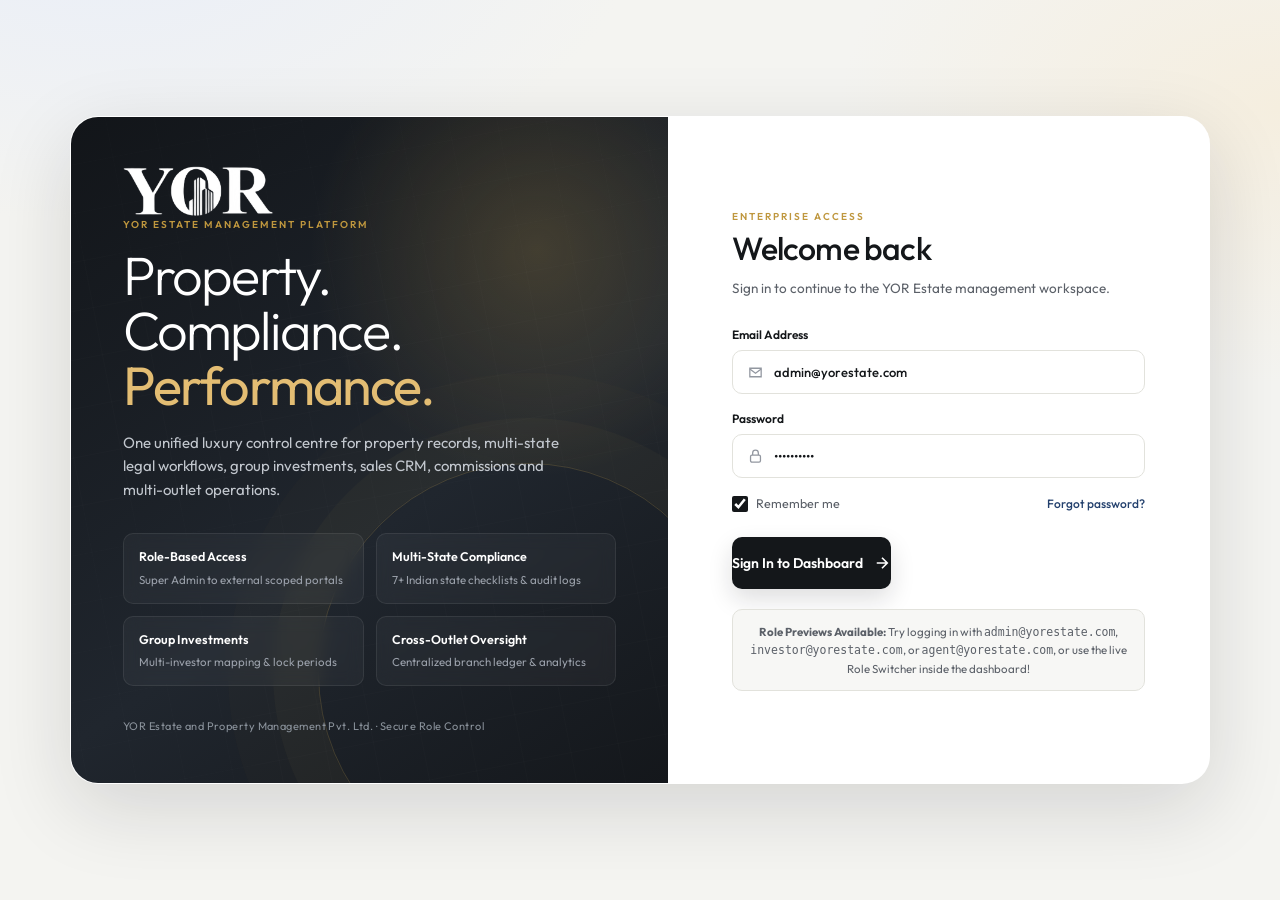
<file: index.html>
<!DOCTYPE html>
<html lang="en">

<head>
  <meta charset="UTF-8">
  <meta name="viewport" content="width=device-width, initial-scale=1.0">
  <title>YOR Estate — Real Estate Management Platform</title>

  <!-- Modern Typography: Outfit & Inter -->
  <link rel="preconnect" href="https://fonts.googleapis.com">
  <link rel="preconnect" href="https://fonts.gstatic.com" crossorigin>
  <link
    href="https://fonts.googleapis.com/css2?family=Inter:wght@400;500;600;700&family=Outfit:wght@300;400;500;600;700&display=swap"
    rel="stylesheet">

  <!-- Favicon -->
  <link rel="icon" type="image/png" href="assets/images/logo.png">

  <!-- Modular Design System Styles -->
  <link rel="stylesheet" href="css/tokens.css?v=9.1">
  <link rel="stylesheet" href="css/base.css?v=9.1">
  <link rel="stylesheet" href="css/layout.css?v=9.1">
  <link rel="stylesheet" href="css/components.css?v=9.1">
  <link rel="stylesheet" href="css/responsive.css?v=9.1">
</head>

<body>

  <!-- =========================================================================
       LOGIN VIEW (Authentication Portal)
       ========================================================================= -->
  <section id="loginView" class="login-shell">
    <div class="login-card">
      <!-- Left Visual Panel -->
      <div class="login-visual">
        <div class="login-brand">
          <img src="assets/images/logo.png" alt="YOR Estate">
        </div>

        <div class="login-copy">
          <div class="eyebrow">YOR Estate Management Platform</div>
          <h1>Property.<br>Compliance.<br><em>Performance.</em></h1>
          <p>One unified luxury control centre for property records, multi-state legal workflows, group investments,
            sales CRM, commissions and multi-outlet operations.</p>
        </div>

        <div class="login-points">
          <div class="login-point">
            <b>Role-Based Access</b>
            <span>Super Admin to external scoped portals</span>
          </div>
          <div class="login-point">
            <b>Multi-State Compliance</b>
            <span>7+ Indian state checklists & audit logs</span>
          </div>
          <div class="login-point">
            <b>Group Investments</b>
            <span>Multi-investor mapping & lock periods</span>
          </div>
          <div class="login-point">
            <b>Cross-Outlet Oversight</b>
            <span>Centralized branch ledger & analytics</span>
          </div>
        </div>

        <div class="login-foot">
          YOR Estate and Property Management Pvt. Ltd. · Secure Role Control
        </div>
      </div>

      <!-- Right Sign-In Form -->
      <div class="login-form">
        <img class="mini-logo" src="assets/images/logo.png" alt="YOR Estate">
        <div class="eyebrow">Enterprise Access</div>
        <h2>Welcome back</h2>
        <p>Sign in to continue to the YOR Estate management workspace.</p>

        <form id="loginForm">
          <div class="field">
            <label>Email Address</label>
            <div class="input-wrap">
              <svg viewBox="0 0 24 24">
                <path d="M4 6h16v12H4z" />
                <path d="M4 7l8 6 8-6" />
              </svg>
              <input type="email" id="loginEmailInput" value="admin@yorestate.com" placeholder="name@yorestate.com"
                required>
            </div>
          </div>

          <div class="field">
            <label>Password</label>
            <div class="input-wrap">
              <svg viewBox="0 0 24 24">
                <rect x="5" y="10" width="14" height="10" rx="2" />
                <path d="M8 10V7a4 4 0 0 1 8 0v3" />
              </svg>
              <input type="password" value="superadmin" placeholder="••••••••" required>
            </div>
          </div>

          <div class="login-meta">
            <label class="check">
              <input type="checkbox" checked>
              <span>Remember me</span>
            </label>
            <a href="#" class="text-link"
              onclick="window.modals.showToast('Password reset link sent to registered email!')">Forgot password?</a>
          </div>

          <button id="loginBtn" type="submit" class="primary-btn">
            Sign In to Dashboard
            <svg viewBox="0 0 24 24" width="18" height="18" stroke="currentColor" fill="none" stroke-width="2.2">
              <path d="M5 12h14M12 5l7 7-7 7" />
            </svg>
          </button>
        </form>

        <div class="login-note">
          <b>Role Previews Available:</b> Try logging in with <code>admin@yorestate.com</code>,
          <code>investor@yorestate.com</code>, or <code>agent@yorestate.com</code>, or use the live Role Switcher inside
          the dashboard!
        </div>
      </div>
    </div>
  </section>

  <!-- =========================================================================
       MAIN APPLICATION VIEW (Header, Nav Tabs, Dynamic Page Container)
       ========================================================================= -->
  <section id="appView" class="app hidden">
    <div class="page">
      <!-- Sticky Top Header -->
      <header class="top">
        <a class="logo" href="#dashboard" title="YOR Estate">
          <img src="assets/images/logo.png" alt="YOR Estate">
        </a>

        <!-- Main Navigation Tabs -->
        <nav class="tabs" id="navTabs" aria-label="Main Navigation">
          <button class="on" data-route="dashboard">Overview</button>
          <button data-route="properties">Properties</button>
          <button data-route="agents">Agents</button>
          <button data-route="sales">Sales CRM</button>
          <button data-route="rentals">Rentals</button>
          <button data-route="investments">Investments</button>
          <button data-route="commissions">Commissions</button>
          <button data-route="legal">Legal</button>
          <button data-route="finance">Finance</button>
          <button data-route="reports">Reports</button>
          <button data-route="outlets">Outlets</button>
          <button data-route="settings">Settings</button>
        </nav>

        <!-- Search & Notification Action Icons -->
        <div class="icons">
          <button class="ib" title="Quick Survey & Property Search (Cmd+K)" onclick="window.modals.openQuickSearch()">
            <svg viewBox="0 0 24 24">
              <circle cx="11" cy="11" r="8"/>
              <line x1="21" y1="21" x2="16.65" y2="16.65"/>
            </svg>
          </button>
          <button class="ib dot" title="Notifications"
            onclick="window.modals.showToast('Notification: Encumbrance Certificate v1.1 requires HO review!')">
            <svg viewBox="0 0 24 24">
              <path d="M18 8a6 6 0 0 0-12 0c0 7-3 9-3 9h18s-3-2-3-9" />
              <path d="M13.7 21a2 2 0 0 1-3.4 0" />
            </svg>
          </button>
        </div>

        <!-- Live Role Switcher & User Profile Menu -->
        <div class="user-menu-container">
          <div class="user" id="userMenuBtn" title="Click to Switch Role">
            <div class="avatar" id="userAvatar">SA</div>
            <span class="user-role-label" id="userRoleText">Super Admin</span>
            <svg class="caret" viewBox="0 0 24 24">
              <polyline points="6 9 12 15 18 9" />
            </svg>
          </div>
          <!-- Role Switcher Dropdown -->
          <div class="user-dropdown" id="userDropdown"></div>
        </div>
      </header>

      <!-- Dynamic Page View Container -->
      <main id="pageContent" role="main"></main>

      <!-- Footer Note -->
      <footer class="footer-note">
        <span>Powered by <b>Awdar Software Solutions</b></span>
        <span>© 2026 YOR Estate and Property Management Pvt. Ltd. All rights reserved.</span>
      </footer>
    </div>
  </section>

  <!-- =========================================================================
       JAVASCRIPT MODULES
       ========================================================================= -->
  <script src="js/data.js?v=9.1"></script>
  <script src="js/state.js?v=9.1"></script>
  <script src="js/auth.js?v=9.1"></script>
  <script src="js/charts.js?v=9.1"></script>
  <script src="js/modals.js?v=9.1"></script>

  <!-- 15 Modular Page Controllers -->
  <script src="pages/dashboard.js?v=9.1"></script>
  <script src="pages/properties.js?v=9.1"></script>
  <script src="pages/property_new.js?v=9.1"></script>
  <script src="pages/agents.js?v=9.1"></script>
  <script src="pages/legal.js?v=9.1"></script>
  <script src="pages/commissions.js?v=9.1"></script>
  <script src="pages/rentals.js?v=9.1"></script>
  <script src="pages/rental_new.js?v=9.1"></script>
  <script src="pages/investments.js?v=9.1"></script>
  <script src="pages/sales.js?v=9.1"></script>
  <script src="pages/lead_new.js?v=9.1"></script>
  <script src="pages/finance.js?v=9.1"></script>
  <script src="pages/reports.js?v=9.1"></script>
  <script src="pages/outlets.js?v=9.1"></script>
  <script src="pages/outlet_new.js?v=9.1"></script>
  <script src="pages/users.js?v=9.1"></script>
  <script src="pages/user_new.js?v=9.1"></script>
  <script src="pages/investor.js?v=9.1"></script>
  <script src="pages/agent.js?v=9.1"></script>
  <script src="pages/customer.js?v=9.1"></script>
  <script src="pages/settings.js?v=9.1"></script>

  <!-- Router & Application Bootstrap -->
  <script src="js/router.js?v=9.1"></script>
  <script src="js/app.js?v=9.1"></script>
</body>

</html>
</file>
<file: css/tokens.css>
/* ==========================================================================
   YOR Estate & Property Management - Design Tokens
   ========================================================================== */

:root {
  /* Canvas & Surface Colors */
  --canvas: #F4F4F1;
  --canvas-subtle: #EBEBE7;
  --card: #FFFFFF;
  --card-2: #F7F7F5;
  --card-hover: #FCFCFA;
  
  /* Borders & Dividers */
  --line: #E2E2DC;
  --line-2: #D0D0C8;
  --line-focus: #2E4A7A;
  
  /* Typography & Ink Colors */
  --ink: #14171A;
  --ink-2: #5B6068;
  --ink-3: #9297A0;
  --ink-inverse: #FFFFFF;
  
  /* Brand Accent Colors */
  --accent: #23406D;
  --accent-hover: #193054;
  --accent-soft: #E8EEF7;
  --accent-border: #C8D7EE;
  
  --gold: #BF973E;
  --gold-hover: #A8812F;
  --gold-soft: #F8F2E2;
  --gold-border: #EADBBA;
  --gold-text: #7A5B18;
  
  --green: #1F734C;
  --green-soft: #E2F2E9;
  --green-border: #BCE2CD;
  
  --amber: #9A6609;
  --amber-soft: #F8EED8;
  --amber-border: #EED7A8;
  
  --red: #A3322C;
  --red-soft: #F9E4E2;
  --red-border: #F0BCB8;
  
  --blue-soft: #E5F0FA;
  --blue-text: #1B5E91;

  /* Typography */
  --font-sans: 'Outfit', -apple-system, BlinkMacSystemFont, 'Segoe UI', Roboto, sans-serif;
  --font-mono: 'Inter', -apple-system, system-ui, monospace;
  
  /* Border Radiuses */
  --r-xs: 6px;
  --r-sm: 10px;
  --r: 16px;
  --r-lg: 22px;
  --r-xl: 28px;
  --r-full: 9999px;
  
  /* Elevated Shadows */
  --shadow-sm: 0 1px 3px rgba(20, 23, 26, 0.04), 0 2px 8px rgba(20, 23, 26, 0.02);
  --shadow: 0 1px 3px rgba(20, 23, 26, 0.03), 0 10px 28px rgba(20, 23, 26, 0.05);
  --shadow-lg: 0 16px 48px rgba(20, 23, 26, 0.09), 0 4px 14px rgba(20, 23, 26, 0.04);
  --shadow-modal: 0 24px 70px rgba(15, 18, 22, 0.22);
  
  /* Micro-transitions */
  --t-fast: 0.15s cubic-bezier(0.16, 1, 0.3, 1);
  --t-normal: 0.22s cubic-bezier(0.16, 1, 0.3, 1);
  --t-smooth: 0.35s cubic-bezier(0.16, 1, 0.3, 1);
  
  /* Z-Index Layers */
  --z-sticky: 100;
  --z-dropdown: 200;
  --z-modal: 500;
  --z-toast: 1000;
}
</file>
<file: css/base.css>
/* ==========================================================================
   YOR Estate - Base Styles, Typography, Buttons & Form Controls
   ========================================================================== */

*, *::before, *::after {
  box-sizing: border-box;
  margin: 0;
  padding: 0;
}

html {
  scroll-behavior: smooth;
  font-size: 14px;
}

body {
  font-family: var(--font-sans);
  color: var(--ink);
  background-color: var(--canvas);
  line-height: 1.5;
  -webkit-font-smoothing: antialiased;
  -moz-osx-font-smoothing: grayscale;
  min-height: 100vh;
  overflow-x: hidden;
}

button, input, select, textarea {
  font-family: inherit;
  font-size: inherit;
  color: inherit;
}

button {
  cursor: pointer;
  border: none;
  background: transparent;
  outline: none;
}

a {
  text-decoration: none;
  color: inherit;
  transition: color var(--t-fast);
}

img, svg {
  display: block;
}

/* Tabular Numerals for Currency, Counts and Dates */
.num, .tabular {
  font-family: var(--font-mono), var(--font-sans);
  font-variant-numeric: tabular-nums;
}

.muted { color: var(--ink-2); }
.subtle { color: var(--ink-3); }
.small { font-size: 12px; }
.xs { font-size: 11px; }
.semibold { font-weight: 600; }
.bold { font-weight: 700; }

.up { color: var(--green) !important; }
.down { color: var(--red) !important; }
.warn { color: var(--amber) !important; }

.hidden { display: none !important; }
.flex-between { display: flex; align-items: center; justify-content: space-between; }
.flex-center { display: flex; align-items: center; justify-content: center; }

/* ---------- BUTTON SYSTEM ---------- */
.btn {
  height: 40px;
  padding: 0 16px;
  border-radius: var(--r-full);
  background: var(--card);
  border: 1px solid var(--line);
  color: var(--ink);
  font-weight: 500;
  font-size: 12.5px;
  display: inline-flex;
  align-items: center;
  justify-content: center;
  gap: 8px;
  box-shadow: var(--shadow-sm);
  transition: all var(--t-fast);
  user-select: none;
  white-space: nowrap;
}

.btn:hover {
  background: var(--canvas-subtle);
  border-color: var(--line-2);
  transform: translateY(-1px);
}

.btn:active {
  transform: translateY(0);
}

.btn.dark {
  background: var(--ink);
  border-color: var(--ink);
  color: var(--ink-inverse);
  box-shadow: 0 4px 14px rgba(20, 23, 26, 0.16);
}

.btn.dark:hover {
  background: #252A30;
  border-color: #252A30;
}

.btn.gold {
  background: var(--gold-soft);
  border-color: var(--gold-border);
  color: var(--gold-text);
  font-weight: 600;
}

.btn.gold:hover {
  background: #F1E5C9;
}

.btn.accent {
  background: var(--accent);
  border-color: var(--accent);
  color: #FFFFFF;
}

.btn.accent:hover {
  background: var(--accent-hover);
}

.btn.sm {
  height: 32px;
  padding: 0 12px;
  font-size: 11.5px;
}

.btn svg {
  width: 15px;
  height: 15px;
  stroke: currentColor;
  fill: none;
  stroke-width: 1.8;
  stroke-linecap: round;
  stroke-linejoin: round;
}

.primary-btn {
  height: 52px;
  border-radius: var(--r-sm);
  background: var(--ink);
  color: #fff;
  font-weight: 600;
  font-size: 14px;
  display: flex;
  align-items: center;
  justify-content: center;
  gap: 10px;
  box-shadow: 0 10px 24px rgba(20, 23, 26, 0.14);
  transition: all var(--t-fast);
}

.primary-btn:hover {
  background: #22262B;
  transform: translateY(-1px);
  box-shadow: 0 14px 28px rgba(20, 23, 26, 0.18);
}

/* ---------- CHIP / BADGE SYSTEM ---------- */
.chip {
  display: inline-flex;
  align-items: center;
  gap: 5px;
  padding: 3px 9px;
  border-radius: var(--r-full);
  font-size: 11px;
  font-weight: 500;
  line-height: 1.3;
  white-space: nowrap;
}

.chip.green { background: var(--green-soft); color: var(--green); border: 1px solid var(--green-border); }
.chip.amber { background: var(--amber-soft); color: var(--amber); border: 1px solid var(--amber-border); }
.chip.red { background: var(--red-soft); color: var(--red); border: 1px solid var(--red-border); }
.chip.blue { background: var(--accent-soft); color: var(--accent); border: 1px solid var(--accent-border); }
.chip.gold { background: var(--gold-soft); color: var(--gold-text); border: 1px solid var(--gold-border); }
.chip.dark { background: var(--ink); color: #fff; }
.chip.gray { background: var(--canvas-subtle); color: var(--ink-2); border: 1px solid var(--line); }

/* ---------- FORM CONTROLS ---------- */
.field {
  margin-bottom: 16px;
}

.field label {
  display: block;
  font-size: 12px;
  font-weight: 600;
  margin-bottom: 6px;
  color: var(--ink);
}

.field label span.req {
  color: var(--red);
  margin-left: 2px;
}

.input-wrap, .select-wrap {
  min-height: 44px;
  height: 44px;
  border: 1px solid var(--line);
  border-radius: var(--r-sm);
  background: #FFFFFF;
  display: flex;
  align-items: center;
  padding: 0 14px;
  gap: 10px;
  position: relative;
  transition: border-color var(--t-fast), box-shadow var(--t-fast), background var(--t-fast);
}

.input-wrap:hover, .select-wrap:hover {
  border-color: #C2C2B8;
  background: #FCFCFA;
}

.input-wrap:focus-within, .select-wrap:focus-within {
  border-color: var(--accent);
  box-shadow: 0 0 0 3px var(--accent-soft);
  background: #FFFFFF;
}

.input-wrap svg {
  width: 17px;
  height: 17px;
  stroke: var(--ink-3);
  fill: none;
  stroke-width: 1.8;
  flex-shrink: 0;
}

.input-wrap input,
.input-wrap textarea {
  border: 0 !important;
  outline: 0 !important;
  box-shadow: none !important;
  flex: 1;
  color: var(--ink);
  background: transparent !important;
  width: 100%;
  font-size: 13px;
  font-weight: 500;
  font-family: inherit;
}

.input-wrap input {
  height: 42px;
}

.input-wrap input::placeholder, .input-wrap textarea::placeholder {
  color: var(--ink-3);
  font-weight: 400;
}

/* Custom Luxury Select Reset within .select-wrap containers */
.select-wrap select {
  appearance: none !important;
  -webkit-appearance: none !important;
  -moz-appearance: none !important;
  background-color: transparent !important;
  background-image: none !important;
  border: none !important;
  outline: none !important;
  box-shadow: none !important;
  padding: 0 28px 0 0 !important;
  margin: 0 !important;
  width: 100% !important;
  height: 100% !important;
  min-height: 42px !important;
  font-family: inherit !important;
  font-size: 13px !important;
  font-weight: 500 !important;
  color: var(--ink) !important;
  cursor: pointer !important;
  display: block !important;
}

select option {
  background: #FFFFFF !important;
  color: var(--ink) !important;
  padding: 8px 12px !important;
  font-size: 13px !important;
}

.select-wrap::after {
  content: "";
  position: absolute;
  right: 14px;
  top: 50%;
  transform: translateY(-50%);
  width: 14px;
  height: 14px;
  pointer-events: none;
  background-image: url('data:image/svg+xml;utf8,<svg xmlns="http://www.w3.org/2000/svg" width="14" height="14" viewBox="0 0 24 24" fill="none" stroke="%233A4451" stroke-width="2.2" stroke-linecap="round" stroke-linejoin="round"><polyline points="6 9 12 15 18 9"/></svg>');
  background-repeat: no-repeat;
  background-position: center;
  transition: transform var(--t-fast);
}

.select-wrap:focus-within::after {
  transform: translateY(-50%) rotate(180deg);
}

.input-wrap textarea {
  padding: 10px 0;
  resize: vertical;
  min-height: 80px;
}

.sel, select.form-select {
  height: 36px;
  padding: 0 28px 0 12px;
  border-radius: var(--r-full);
  background: var(--card-2);
  display: inline-flex;
  align-items: center;
  gap: 8px;
  font-size: 12px;
  font-weight: 500;
  border: 1px solid var(--line);
  outline: none;
  color: var(--ink);
  cursor: pointer;
  appearance: none;
  -webkit-appearance: none;
  -moz-appearance: none;
  background-image: url('data:image/svg+xml;utf8,<svg xmlns="http://www.w3.org/2000/svg" width="14" height="14" viewBox="0 0 24 24" fill="none" stroke="%23555D67" stroke-width="2" stroke-linecap="round" stroke-linejoin="round"><polyline points="6 9 12 15 18 9"/></svg>');
  background-repeat: no-repeat;
  background-position: right 10px center;
  transition: all var(--t-fast);
}

.sel:hover, select.form-select:hover {
  background-color: #FFFFFF;
  border-color: var(--line-2);
}

.check {
  display: inline-flex;
  align-items: center;
  gap: 8px;
  color: var(--ink-2);
  font-size: 12.5px;
  cursor: pointer;
}

.check input {
  accent-color: var(--ink);
  width: 16px;
  height: 16px;
  cursor: pointer;
}

.text-link {
  color: var(--accent);
  font-weight: 500;
  font-size: 12px;
}

.text-link:hover {
  text-decoration: underline;
}
</file>
<file: css/layout.css>
/* ==========================================================================
   YOR Estate - Layout, Navigation, Header, Role Switcher, Stat Cards & Grids
   ========================================================================== */

/* ---------- LOGIN SHELL ---------- */
.login-shell {
  min-height: 100vh;
  padding: 34px 20px;
  display: grid;
  place-items: center;
  background:
    radial-gradient(900px 520px at 8% -10%, #E9EEF8 0%, transparent 60%),
    radial-gradient(800px 500px at 100% 12%, #F5EEDF 0%, transparent 55%),
    var(--canvas);
}

.login-card {
  width: min(1140px, 100%);
  min-height: 660px;
  display: grid;
  grid-template-columns: 1.05fr 0.95fr;
  background: var(--card);
  border-radius: var(--r-xl);
  overflow: hidden;
  box-shadow: 0 24px 80px rgba(20, 23, 26, 0.14);
  border: 1px solid rgba(255, 255, 255, 0.8);
}

.login-visual {
  padding: 48px 52px;
  color: #fff;
  position: relative;
  overflow: hidden;
  display: flex;
  flex-direction: column;
  justify-content: space-between;
  background:
    radial-gradient(circle at 78% 20%, rgba(201, 162, 78, 0.22), transparent 32%),
    linear-gradient(145deg, #121519, #20262E 58%, #14171B);
}

.login-visual::before {
  content: "";
  position: absolute;
  inset: -15%;
  opacity: 0.22;
  background-image:
    linear-gradient(rgba(255, 255, 255, 0.06) 1px, transparent 1px),
    linear-gradient(90deg, rgba(255, 255, 255, 0.06) 1px, transparent 1px);
  background-size: 48px 48px;
  transform: rotate(-11deg);
}

.login-visual::after {
  content: "";
  position: absolute;
  right: -70px;
  bottom: -100px;
  width: 420px;
  height: 420px;
  border-radius: 50%;
  border: 1px solid rgba(201, 162, 78, 0.22);
  box-shadow: 0 0 0 45px rgba(201, 162, 78, 0.035), 0 0 0 90px rgba(201, 162, 78, 0.02);
}

.login-brand, .login-copy, .login-points, .login-foot {
  position: relative;
  z-index: 2;
}

.login-brand img {
  height: 52px;
  width: auto;
  filter: brightness(0) invert(1);
}

.eyebrow {
  text-transform: uppercase;
  letter-spacing: 0.2em;
  font-size: 10px;
  color: var(--gold);
  font-weight: 600;
}

.login-copy h1 {
  font-size: 54px;
  line-height: 1.02;
  font-weight: 300;
  letter-spacing: -0.035em;
  margin: 16px 0 18px;
}

.login-copy h1 em {
  font-style: normal;
  color: #E3BD73;
  font-weight: 400;
}

.login-copy p {
  max-width: 460px;
  color: #C2C7CE;
  font-size: 15px;
  line-height: 1.55;
}

.login-points {
  display: grid;
  grid-template-columns: 1fr 1fr;
  gap: 12px;
  margin-top: 32px;
}

.login-point {
  border: 1px solid rgba(255, 255, 255, 0.08);
  background: rgba(255, 255, 255, 0.04);
  backdrop-filter: blur(8px);
  border-radius: var(--r-sm);
  padding: 13px 15px;
}

.login-point b {
  display: block;
  font-weight: 600;
  font-size: 12.5px;
  margin-bottom: 3px;
  color: #FFFFFF;
}

.login-point span {
  color: #9AA0AA;
  font-size: 11.5px;
}

.login-foot {
  color: #8A929B;
  font-size: 11px;
  letter-spacing: 0.04em;
  margin-top: 32px;
}

.login-form {
  padding: 60px 64px;
  display: flex;
  flex-direction: column;
  justify-content: center;
}

.login-form .mini-logo {
  display: none;
  height: 42px;
  margin-bottom: 24px;
}

.login-form h2 {
  font-size: 32px;
  font-weight: 500;
  letter-spacing: -0.025em;
}

.login-form > p {
  color: var(--ink-2);
  margin-top: 6px;
  margin-bottom: 28px;
  font-size: 13.5px;
}

.login-meta {
  display: flex;
  align-items: center;
  justify-content: space-between;
  margin: 6px 0 24px;
}

.login-note {
  margin-top: 20px;
  padding: 13px 15px;
  border-radius: var(--r-sm);
  background: var(--card-2);
  border: 1px solid var(--line);
  color: var(--ink-2);
  font-size: 11.5px;
  text-align: center;
}

/* ---------- MAIN APPLICATION SHELL ---------- */
.app {
  min-height: 100vh;
  background:
    radial-gradient(1000px 550px at 8% -10%, #E9EEF8 0%, transparent 60%),
    radial-gradient(900px 500px at 100% 10%, #F5EEDF 0%, transparent 55%),
    var(--canvas);
}

.page {
  max-width: 1620px;
  margin: 0 auto;
  padding: 12px 34px 60px;
}

/* ---------- TOP STICKY HEADER & NAV BAR ---------- */
.top {
  display: flex;
  align-items: center;
  gap: 16px;
  padding-top: 10px;
  padding-bottom: 15px;
  border-bottom: 1px solid var(--line-2);
  margin-bottom: 24px;
  position: sticky;
  top: 0;
  z-index: var(--z-sticky);
  background: linear-gradient(180deg, rgba(244, 244, 241, 0.98), rgba(244, 244, 241, 0.92) 75%, rgba(244, 244, 241, 0));
  backdrop-filter: blur(18px);
  -webkit-backdrop-filter: blur(18px);
}

.logo img {
  height: 38px;
  width: auto;
}

.tabs {
  margin-left: auto;
  display: flex;
  align-items: center;
  background: var(--card);
  border: 1px solid #DADAD4;
  border-radius: var(--r-full);
  padding: 3px;
  overflow-x: auto;
  max-width: 880px;
  box-shadow: 0 2px 10px rgba(20, 23, 26, 0.03);
  scrollbar-width: none;
}

.tabs::-webkit-scrollbar {
  display: none;
}

.tabs button {
  border: 0;
  background: transparent;
  padding: 8px 15px;
  border-radius: var(--r-full);
  color: var(--ink-2);
  font-weight: 500;
  font-size: 12.5px;
  white-space: nowrap;
  transition: all var(--t-fast);
}

.tabs button:hover {
  color: var(--ink);
  background: rgba(0, 0, 0, 0.03);
}

.tabs button.on {
  background: #181B20;
  color: #FFFFFF;
  position: relative;
  padding-left: 24px;
  box-shadow: 0 3px 10px rgba(20, 23, 26, 0.15);
}

.tabs button.on::before {
  content: "";
  position: absolute;
  left: 12px;
  top: 50%;
  width: 6px;
  height: 6px;
  margin-top: -3px;
  border-radius: 50%;
  background: var(--gold);
}

/* ---------- TOP SEARCH BAR & LIVE AUTOCOMPLETE HUD ---------- */
.top-search-wrap {
  position: relative;
  flex: 0 1 320px;
}

.top-search-btn {
  display: flex;
  align-items: center;
  gap: 8px;
  background: var(--card);
  border: 1px solid var(--line);
  padding: 0 12px;
  height: 38px;
  border-radius: var(--r-full);
  font-size: 12px;
  color: var(--ink-3);
  cursor: pointer;
  box-shadow: var(--shadow-sm);
  transition: all var(--t-fast);
  user-select: none;
  width: 100%;
}

.top-search-btn:hover,
.top-search-btn:focus-within {
  border-color: var(--gold);
  background: #FFFFFF;
  color: var(--ink);
  box-shadow: 0 2px 12px rgba(191, 151, 62, 0.18);
}

.top-search-input-inline {
  border: none;
  background: transparent;
  outline: none;
  font-size: 12.5px;
  font-family: inherit;
  color: var(--ink);
  width: 100%;
  padding: 0;
  font-weight: 500;
}

.top-search-input-inline::placeholder {
  color: var(--ink-3);
  font-weight: 400;
}

.top-search-kbd {
  font-family: var(--font-mono);
  font-size: 10px;
  background: var(--canvas);
  border: 1px solid var(--line-2);
  border-radius: 4px;
  padding: 1px 5px;
  color: var(--ink-3);
  margin-left: auto;
  pointer-events: none;
}

/* Top Universal Live Search Dropdown */
.top-search-dropdown {
  position: absolute;
  top: calc(100% + 8px);
  left: 0;
  right: 0;
  min-width: 380px;
  background: #FFFFFF;
  border: 1px solid var(--line);
  border-radius: var(--r);
  box-shadow: var(--shadow-lg);
  z-index: 1000;
  display: none;
  max-height: 480px;
  overflow-y: auto;
  padding: 8px 0;
  animation: fadeIn 0.15s ease;
}

.top-search-dropdown.open {
  display: block;
}

.top-search-group-title {
  padding: 6px 14px 4px;
  font-size: 10px;
  font-weight: 700;
  text-transform: uppercase;
  letter-spacing: 0.6px;
  color: var(--gold-text);
  background: var(--canvas);
  display: flex;
  justify-content: space-between;
  align-items: center;
}

.top-search-item {
  display: flex;
  align-items: center;
  justify-content: space-between;
  padding: 8px 14px;
  cursor: pointer;
  transition: background var(--t-fast);
  text-decoration: none;
  color: inherit;
  border-bottom: 1px solid rgba(0,0,0,0.03);
}

.top-search-item:hover,
.top-search-item.highlighted {
  background: rgba(191, 151, 62, 0.08);
}

.top-search-item-left {
  display: flex;
  align-items: center;
  gap: 10px;
}

.top-search-item-title {
  font-size: 12.5px;
  font-weight: 600;
  color: var(--ink);
}

.top-search-item-sub {
  font-size: 11px;
  color: var(--ink-3);
}

.top-search-footer {
  padding: 8px 14px;
  border-top: 1px solid var(--line);
  display: flex;
  justify-content: space-between;
  align-items: center;
  font-size: 11px;
  color: var(--ink-3);
  background: #FAFAFA;
}

.top-search-btn svg {
  color: var(--gold);
  flex-shrink: 0;
}

.top-search-text {
  flex: 1;
  white-space: nowrap;
  overflow: hidden;
  text-overflow: ellipsis;
}

.top-search-kbd {
  font-size: 10px;
  font-family: var(--font-mono);
  background: var(--card-2);
  border: 1px solid var(--line);
  padding: 1px 5px;
  border-radius: 4px;
  color: var(--ink-3);
  flex-shrink: 0;
}

.icons {
  display: flex;
  gap: 8px;
}

.ib {
  width: 38px;
  height: 38px;
  border-radius: 50%;
  background: var(--card);
  border: 1px solid var(--line);
  display: grid;
  place-items: center;
  position: relative;
  box-shadow: var(--shadow-sm);
  transition: all var(--t-fast);
}

.ib:hover {
  background: var(--canvas-subtle);
  transform: translateY(-1px);
}

.ib svg {
  width: 16px;
  height: 16px;
  stroke: var(--ink-2);
  fill: none;
  stroke-width: 1.8;
  stroke-linecap: round;
  stroke-linejoin: round;
}

.ib.dot::after {
  content: "";
  position: absolute;
  top: 8px;
  right: 9px;
  width: 7px;
  height: 7px;
  border-radius: 50%;
  background: var(--red);
  border: 2px solid #fff;
}

/* ---------- ROLE SWITCHER & USER PROFILE ---------- */
.user-menu-container {
  position: relative;
}

.user {
  height: 38px;
  padding: 0 12px 0 4px;
  border-radius: var(--r-full);
  background: var(--card);
  border: 1px solid var(--line);
  display: flex;
  align-items: center;
  gap: 8px;
  font-weight: 500;
  box-shadow: var(--shadow-sm);
  cursor: pointer;
  user-select: none;
  transition: all var(--t-fast);
}

.user:hover {
  border-color: var(--line-2);
  background: var(--card-hover);
}

.avatar {
  width: 30px;
  height: 30px;
  border-radius: 50%;
  background: var(--ink);
  box-shadow: 0 0 0 2px #fff, 0 0 0 3.5px var(--gold);
  color: #fff;
  display: grid;
  place-items: center;
  font-weight: 600;
  font-size: 11px;
}

.user-role-label {
  font-size: 12.5px;
  font-weight: 500;
  color: var(--ink);
}

.user .caret {
  width: 12px;
  height: 12px;
  stroke: var(--ink-3);
  fill: none;
  stroke-width: 2;
  transition: transform var(--t-fast);
}

.user-dropdown {
  position: absolute;
  top: calc(100% + 8px);
  right: 0;
  width: 270px;
  background: var(--card);
  border: 1px solid var(--line);
  border-radius: var(--r);
  box-shadow: var(--shadow-lg);
  padding: 10px;
  z-index: var(--z-dropdown);
  display: none;
  animation: fadeInDown 0.18s ease;
}

.user-dropdown.open {
  display: block;
}

@keyframes fadeInDown {
  from { opacity: 0; transform: translateY(-6px); }
  to { opacity: 1; transform: translateY(0); }
}

.dropdown-header {
  padding: 8px 10px;
  border-bottom: 1px solid var(--line);
  margin-bottom: 6px;
}

.dropdown-header span {
  display: block;
  font-size: 10.5px;
  color: var(--ink-3);
  text-transform: uppercase;
  letter-spacing: 0.08em;
  font-weight: 600;
}

.dropdown-header b {
  display: block;
  font-size: 13px;
  color: var(--ink);
  margin-top: 2px;
}

.role-option {
  width: 100%;
  padding: 8px 10px;
  border-radius: var(--r-sm);
  display: flex;
  align-items: center;
  justify-content: space-between;
  font-size: 12px;
  color: var(--ink-2);
  text-align: left;
  transition: all var(--t-fast);
}

.role-option:hover {
  background: var(--canvas-subtle);
  color: var(--ink);
}

.role-option.active {
  background: var(--gold-soft);
  color: var(--gold-text);
  font-weight: 600;
}

.dropdown-divider {
  height: 1px;
  background: var(--line);
  margin: 6px 0;
}

.dropdown-action {
  width: 100%;
  padding: 8px 10px;
  border-radius: var(--r-sm);
  display: flex;
  align-items: center;
  gap: 8px;
  font-size: 12px;
  color: var(--red);
  font-weight: 500;
}

.dropdown-action:hover {
  background: var(--red-soft);
}

/* ---------- PAGE HEADERS & STAT ROWS ---------- */
.head {
  display: flex;
  align-items: flex-end;
  justify-content: space-between;
  margin-bottom: 22px;
  gap: 20px;
}

.head h1 {
  font-size: 36px;
  font-weight: 300;
  line-height: 1.05;
  letter-spacing: -0.03em;
  color: var(--ink);
}

.head p {
  color: var(--ink-2);
  margin-top: 6px;
  font-size: 13px;
}

.actions {
  display: flex;
  align-items: center;
  gap: 10px;
  flex-wrap: wrap;
}

/* Five KPI Stats Row */
.stats {
  display: grid;
  grid-template-columns: repeat(5, 1fr);
  gap: 14px;
  margin-bottom: 20px;
}

.stat {
  background: var(--card);
  border-radius: var(--r);
  padding: 16px 18px;
  box-shadow: var(--shadow);
  border: 1px solid rgba(20, 23, 26, 0.04);
  position: relative;
  overflow: hidden;
  transition: transform var(--t-fast), box-shadow var(--t-fast);
}

.stat:hover {
  transform: translateY(-2px);
  box-shadow: var(--shadow-lg);
}

.stat::before {
  content: "";
  position: absolute;
  left: 18px;
  top: 0;
  width: 32px;
  height: 3px;
  border-radius: 0 0 3px 3px;
  background: var(--gold);
}

.stat:nth-child(2)::before { background: var(--accent); }
.stat:nth-child(3)::before { background: var(--green); }
.stat:nth-child(4)::before { background: var(--amber); }
.stat:nth-child(5)::before { background: var(--red); }

.stat span {
  display: block;
  font-size: 11.5px;
  color: var(--ink-2);
  font-weight: 500;
}

.stat b {
  display: block;
  font-size: 26px;
  font-weight: 600;
  line-height: 1.1;
  margin-top: 6px;
  letter-spacing: -0.02em;
  color: var(--ink);
}

.stat small {
  display: block;
  font-size: 11px;
  margin-top: 6px;
  color: var(--ink-2);
}

/* ---------- CARD & GRID LAYOUTS ---------- */
.grid-2 {
  display: grid;
  grid-template-columns: 1.35fr 1fr;
  gap: 18px;
  align-items: start;
}

.grid-2.equal {
  grid-template-columns: 1fr 1fr;
}

.grid-3 {
  display: grid;
  grid-template-columns: 1.05fr 1.45fr 0.95fr;
  gap: 18px;
  align-items: start;
}

.grid-4 {
  display: grid;
  grid-template-columns: repeat(4, 1fr);
  gap: 14px;
}

/* ---------- DASHBOARD GRID STRUCTURES ---------- */
.dashboard-main {
  display: grid;
  grid-template-columns: 300px minmax(0, 1fr) 360px;
  gap: 18px;
  align-items: stretch;
}

.dashboard-main > .card {
  height: 480px;
  overflow: hidden;
  display: flex;
  flex-direction: column;
}

.dashboard-main .module-directory {
  display: flex;
  flex-direction: column;
}

.dashboard-main .module-directory .module-grid {
  flex: 1;
}

.dashboard-main .rev {
  display: flex;
  flex-direction: column;
}

.dashboard-main .rev .chart {
  margin-top: auto;
}

.dashboard-bottom {
  display: grid;
  grid-template-columns: 320px minmax(0, 1fr) 360px;
  gap: 20px;
  margin-top: 20px;
  align-items: stretch;
}

.dashboard-bottom > .card {
  min-height: 380px;
  padding: 22px 24px;
  display: flex;
  flex-direction: column;
}

.dashboard-bottom > .card::-webkit-scrollbar {
  width: 5px;
}

.dashboard-bottom > .card::-webkit-scrollbar-thumb {
  background: #D8D8D2;
  border-radius: 999px;
}

.stack {
  display: flex;
  flex-direction: column;
  gap: 18px;
}

.card {
  background: var(--card);
  border-radius: var(--r);
  box-shadow: var(--shadow);
  padding: 20px 22px;
  border: 1px solid rgba(20, 23, 26, 0.04);
  transition: border-color var(--t-fast);
}

.card.dark {
  background: linear-gradient(140deg, #22272E, var(--ink));
  color: #fff;
  border-color: var(--ink);
}

.card.dark .sub, .card.dark .ch a {
  color: #A6ADB6;
}

.ch {
  display: flex;
  justify-content: space-between;
  align-items: center;
  margin-bottom: 15px;
  gap: 10px;
}

.ch h3 {
  font-size: 16px;
  font-weight: 600;
  letter-spacing: -0.01em;
}

.ch p {
  color: var(--ink-2);
  font-size: 11.5px;
  margin-top: 2px;
}

.ch a, .link {
  font-size: 12px;
  color: var(--accent);
  font-weight: 500;
}

.ch a:hover, .link:hover {
  text-decoration: underline;
}

.soft {
  background: var(--card-2);
  border: 1px solid var(--line);
  border-radius: var(--r-sm);
  padding: 14px;
}

.metric {
  font-size: 32px;
  font-weight: 500;
  letter-spacing: -0.025em;
  line-height: 1;
}

.kpi-line {
  display: flex;
  justify-content: space-between;
  align-items: center;
  padding: 10px 0;
  border-top: 1px solid var(--line);
  font-size: 12.5px;
}

.kpi-line:first-of-type {
  border-top: 0;
}

.kpi-line b {
  font-weight: 600;
}

.progress {
  height: 7px;
  border-radius: var(--r-full);
  background: #E8E8E3;
  overflow: hidden;
}

.progress i {
  display: block;
  height: 100%;
  border-radius: inherit;
  background: linear-gradient(90deg, var(--ink), var(--gold));
  transition: width var(--t-smooth);
}

.progress.blue i { background: linear-gradient(90deg, #23406D, #5E87C6); }
.progress.green i { background: linear-gradient(90deg, #1F734C, #64B58B); }

/* Notice Banner */
.notice {
  padding: 12px 16px;
  border-radius: var(--r-sm);
  background: var(--gold-soft);
  color: var(--gold-text);
  border: 1px solid var(--gold-border);
  font-size: 12px;
  display: flex;
  align-items: center;
  gap: 10px;
}

.footer-note {
  margin-top: 32px;
  padding-top: 18px;
  border-top: 1px solid var(--line);
  display: flex;
  justify-content: space-between;
  align-items: center;
  color: var(--ink-3);
  font-size: 11px;
}

/* ==========================================================================
   PRINT STYLES - Clean, Executive, Isolated Print Engine
   Hides all background clutter, navigation, buttons, search inputs, and overlays
   ========================================================================== */
@media print {
  @page {
    size: A4 portrait;
    margin: 12mm 14mm;
  }

  *, *::before, *::after {
    background: transparent !important;
    color: #14171A !important;
    box-shadow: none !important;
    text-shadow: none !important;
    -webkit-print-color-adjust: exact !important;
    print-color-adjust: exact !important;
  }

  body {
    background: #FFFFFF !important;
    color: #14171A !important;
    font-size: 11pt !important;
    line-height: 1.4 !important;
    margin: 0 !important;
    padding: 0 !important;
  }

  /* 1. HIDE ALL UI CHROME & NAVIGATION */
  .top,
  nav,
  #navTabs,
  .icons,
  .user-menu-container,
  #userDropdown,
  .actions,
  button,
  .btn,
  .btn-action-icon,
  .modal-close,
  .modal-foot,
  .modal-footer,
  .input-wrap,
  input,
  select,
  .search-box,
  .survey-search-tools,
  .quick-pills-bar,
  .shortcut-hint,
  .drawer-overlay,
  #outletSlidingDrawerOverlay,
  #userSlidingDrawerOverlay,
  #toastContainer,
  .footer-note {
    display: none !important;
    visibility: hidden !important;
  }

  /* 2. ISOLATE MODAL CONTENT IF OPEN */
  body:has(.modal-overlay.open) #appView > :not(.modal-overlay) {
    display: none !important;
  }

  .modal-overlay {
    position: static !important;
    background: #FFFFFF !important;
    padding: 0 !important;
    display: block !important;
    overflow: visible !important;
  }

  .modal {
    position: static !important;
    width: 100% !important;
    max-width: 100% !important;
    border: none !important;
    box-shadow: none !important;
    padding: 0 !important;
    margin: 0 !important;
    background: #FFFFFF !important;
    overflow: visible !important;
    max-height: none !important;
  }

  .modal-header {
    border-bottom: 2px solid #14171A !important;
    padding-bottom: 8px !important;
    margin-bottom: 14px !important;
  }

  .modal > div {
    max-height: none !important;
    overflow: visible !important;
    padding: 0 !important;
  }

  /* 3. PRINT-ONLY HEADERS & FOOTERS */
  .print-only-header {
    display: flex !important;
  }

  .print-only-footer {
    display: flex !important;
  }

  /* 4. CLEAN CARDS & TIMELINE STEPS IN PRINT */
  .card, .soft, .step-item {
    background: #FFFFFF !important;
    border: 1px solid #D0D4DC !important;
    border-radius: 4px !important;
    page-break-inside: avoid !important;
    break-inside: avoid !important;
    margin-bottom: 12px !important;
  }

  .chip {
    border: 1px solid #B0B5C0 !important;
    background: #F4F5F7 !important;
    font-size: 8.5pt !important;
    padding: 2px 6px !important;
    border-radius: 3px !important;
  }

  .chip.green {
    border-color: #2E7D32 !important;
    color: #1B5E20 !important;
  }

  .chip.gold {
    border-color: #BF973E !important;
    color: #8C6D1F !important;
  }

  table {
    width: 100% !important;
    border-collapse: collapse !important;
    page-break-inside: auto !important;
  }

  tr {
    page-break-inside: avoid !important;
    break-inside: avoid !important;
  }

  th {
    background: #F0F2F5 !important;
    border-bottom: 1.5px solid #14171A !important;
    font-weight: 700 !important;
  }

  td, th {
    padding: 6px 8px !important;
    border: 1px solid #E0E2E8 !important;
    font-size: 9pt !important;
  }

  /* Receipt & Invoice Print Isolation */
  .digital-receipt-shell, .invoice-paper {
    width: 100% !important;
    max-width: 100% !important;
    border: 1px solid #14171A !important;
    padding: 16px !important;
    margin: 0 !important;
  }
}
</file>
<file: css/components.css>
/* ==========================================================================
   YOR Estate - Components (Tables, Modals, Toasts, Pipelines, Timelines, Simulator)
   ========================================================================== */

/* ---------- DATA TABLES ---------- */
.table-responsive {
  width: 100%;
  overflow-x: auto;
}

table {
  width: 100%;
  border-collapse: collapse;
}

th {
  font-size: 11px;
  color: var(--ink-3);
  font-weight: 600;
  text-transform: uppercase;
  letter-spacing: 0.04em;
  text-align: left;
  padding: 0 10px 10px 0;
  border-bottom: 1px solid var(--ink);
  white-space: nowrap;
}

td {
  padding: 11px 10px 11px 0;
  border-bottom: 1px solid var(--line);
  vertical-align: middle;
  font-size: 12.5px;
}

tr:last-child td {
  border-bottom: 0;
}

tr:hover td {
  background: rgba(0, 0, 0, 0.012);
}

.r {
  text-align: right !important;
  padding-right: 0 !important;
}

/* ---------- MINIMAL OPS CARDS (REDUCED CONTENT) ---------- */
.mini-ops-card {
  display: flex;
  flex-direction: column;
  justify-content: space-between;
}

.mini-ops-hero {
  display: flex;
  align-items: baseline;
  gap: 10px;
  margin-top: 6px;
}

.mini-ops-num {
  font-size: 32px;
  font-weight: 700;
  color: var(--ink);
  line-height: 1;
  font-feature-settings: "tnum";
}

.mini-ops-sub {
  font-size: 11.5px;
  color: var(--ink-2);
  margin-top: 4px;
}

.mini-stat-duo,
.mini-stat-grid {
  display: grid;
  grid-template-columns: 1fr 1fr;
  gap: 8px;
  margin-top: auto;
}

.mini-stat-box {
  background: #FAFAF8;
  border: 1px solid var(--line);
  border-radius: 9px;
  padding: 7px 10px;
  display: flex;
  flex-direction: column;
  gap: 2px;
  transition: all var(--t-fast);
}

.mini-stat-box:hover {
  background: #FFFFFF;
  border-color: #D8D8D2;
}

.mini-stat-box.delayed {
  cursor: pointer;
}

.mini-stat-box.delayed:hover {
  background: rgba(217, 130, 43, 0.05);
  border-color: rgba(217, 130, 43, 0.3);
}

.mini-stat-box.blocked {
  cursor: pointer;
}

.mini-stat-box.blocked:hover {
  background: rgba(186, 26, 26, 0.04);
  border-color: rgba(186, 26, 26, 0.2);
}

.mini-stat-box b {
  font-size: 13px;
  font-weight: 600;
  color: var(--ink);
  font-feature-settings: "tnum";
}

.mini-stat-box span {
  font-size: 10.5px;
  color: var(--ink-3);
}

.multi-progress-bar {
  display: flex;
  height: 6px;
  border-radius: 999px;
  background: var(--canvas-subtle);
  overflow: hidden;
  gap: 2px;
}

.seg-fill {
  height: 100%;
  border-radius: 999px;
}

.seg-fill.green { background: #1F734C; }
.seg-fill.amber { background: #D9822B; }
.seg-fill.red { background: #C23934; }

.mini-visits-list {
  display: flex;
  flex-direction: column;
  gap: 8px;
  margin: 8px 0;
}

.mini-visit-item {
  background: #FAFAF8;
  border: 1px solid var(--line);
  border-radius: 10px;
  padding: 8px 10px;
  display: grid;
  grid-template-columns: 56px 1fr auto;
  gap: 10px;
  align-items: center;
  transition: all var(--t-fast);
}

.mini-visit-item:hover {
  background: #FFFFFF;
  border-color: #D8D8D2;
  box-shadow: 0 2px 8px rgba(20, 22, 25, 0.04);
}

.mini-visit-time {
  font-size: 12px;
  font-weight: 700;
  color: var(--ink);
  font-feature-settings: "tnum";
  line-height: 1.1;
  background: #FFFFFF;
  border: 1px solid var(--line);
  border-radius: 6px;
  padding: 4px 2px;
  text-align: center;
}

.mini-visit-time span {
  display: block;
  font-size: 8.5px;
  font-weight: 600;
  color: var(--ink-3);
  text-transform: uppercase;
}

.mini-visit-info {
  min-width: 0;
}

.mini-visit-info b {
  display: block;
  font-size: 12.5px;
  font-weight: 600;
  color: var(--ink);
  line-height: 1.2;
}

.mini-visit-info span {
  display: block;
  font-size: 10.5px;
  color: var(--ink-2);
  margin-top: 2px;
  white-space: nowrap;
  overflow: hidden;
  text-overflow: ellipsis;
}

.mini-visit-footer {
  display: flex;
  align-items: center;
  gap: 5px;
  font-size: 10.5px;
  color: var(--ink-3);
  margin-top: auto;
  padding-top: 6px;
  border-top: 1px solid var(--line);
}

.btn-micro {
  display: inline-flex;
  align-items: center;
  justify-content: center;
  padding: 4px 9px;
  font-size: 10.5px;
  font-weight: 600;
  border-radius: 6px;
  border: 1px solid var(--line);
  background: #FFFFFF;
  color: var(--ink);
  cursor: pointer;
  white-space: nowrap;
  transition: all var(--t-fast);
}

.btn-micro:hover {
  background: var(--ink);
  color: #FFFFFF;
  border-color: var(--ink);
}

.btn-micro.primary {
  background: #181B20;
  color: #FFFFFF;
  border-color: #181B20;
}

.btn-micro.primary:hover {
  background: var(--gold);
  color: #181B20;
  border-color: var(--gold);
}

.prop {
  display: flex;
  align-items: center;
  gap: 12px;
}

.thumb {
  width: 40px;
  height: 40px;
  border-radius: var(--r-sm);
  background: linear-gradient(135deg, #E6D9C3, #687586);
  flex-shrink: 0;
  position: relative;
  overflow: hidden;
}

.thumb::after {
  content: "";
  position: absolute;
  left: 8px;
  right: 8px;
  bottom: 0;
  height: 24px;
  background: linear-gradient(135deg, #7B8793, #313941);
  clip-path: polygon(0 100%, 18% 44%, 32% 62%, 48% 22%, 62% 48%, 80% 15%, 100% 100%);
}

.prop b {
  display: block;
  font-weight: 600;
  font-size: 13px;
  color: var(--ink);
}

.prop span {
  display: block;
  font-size: 11px;
  color: var(--ink-2);
}

/* ---------- QUEUES & AUDIT ACTIVITY ---------- */
.queue {
  list-style: none;
}

.queue li {
  display: grid;
  grid-template-columns: 36px 1fr auto;
  gap: 12px;
  align-items: center;
  padding: 10px 0;
  border-top: 1px solid var(--line);
}

.queue li:first-child {
  border-top: 0;
  padding-top: 0;
}

.qicon {
  width: 36px;
  height: 36px;
  border-radius: var(--r-sm);
  background: var(--card-2);
  border: 1px solid var(--line);
  display: grid;
  place-items: center;
  font-weight: 600;
  font-size: 11px;
  color: var(--ink);
}

.queue b {
  display: block;
  font-weight: 600;
  font-size: 12px;
}

.queue span {
  display: block;
  color: var(--ink-2);
  font-size: 11px;
}

/* ---------- OUTLET ENTRIES ---------- */
.outlet {
  padding: 10px 0;
  border-top: 1px solid var(--line);
}

.outlet:first-child {
  border-top: 0;
  padding-top: 0;
}

.outlet-row {
  display: flex;
  justify-content: space-between;
  gap: 10px;
  margin-bottom: 6px;
  font-size: 12.5px;
}

.outlet-row b {
  font-weight: 600;
}

.outlet-row span {
  color: var(--ink-2);
  font-size: 11.5px;
}

/* ---------- CHARTS & VISUALIZATIONS ---------- */
.chartbox {
  height: 220px;
  position: relative;
  border-radius: var(--r-sm);
  background:
    linear-gradient(var(--line) 1px, transparent 1px),
    linear-gradient(90deg, var(--line) 1px, transparent 1px), #fff;
  background-size: 100% 44px, 60px 100%;
  overflow: hidden;
  border: 1px solid var(--line);
}

.chartbox svg {
  position: absolute;
  inset: 16px;
  width: calc(100% - 32px);
  height: calc(100% - 32px);
}

.legend {
  display: flex;
  gap: 16px;
  margin-top: 10px;
  font-size: 11.5px;
  color: var(--ink-2);
}

.legend i {
  display: inline-block;
  width: 9px;
  height: 9px;
  border-radius: 50%;
  margin-right: 5px;
}

/* Dashboard Sales Performance Card */
.rev .big {
  display: flex;
  align-items: baseline;
  gap: 12px;
  margin: 2px 0 16px;
}

.rev .big b {
  font-size: 38px;
  font-weight: 500;
  color: var(--ink);
  letter-spacing: -0.025em;
  line-height: 1;
}

.rev .big span {
  color: var(--ink-2);
  font-size: 12.5px;
}

/* Property Sales Performance Header & FY Selection Dropdown */
.sales-performance .ch {
  display: flex !important;
  justify-content: space-between !important;
  align-items: flex-start !important;
  gap: 16px !important;
  width: 100% !important;
}

.sales-performance .ch > div:first-child {
  flex: 1 1 auto !important;
  min-width: 0 !important;
}

.sales-performance select#salesFySelect,
.sales-performance .fy-select {
  margin-left: auto !important;
  align-self: flex-start !important;
  flex-shrink: 0 !important;
  display: inline-flex !important;
  align-items: center !important;
  width: auto !important;
  min-width: 125px !important;
  height: 34px !important;
  min-height: 34px !important;
  padding: 0 34px 0 12px !important;
  border-radius: 6px !important;
  border: 1.5px solid #CBD5E1 !important;
  background-color: #FFFFFF !important;
  background-image: url("data:image/svg+xml,%3Csvg xmlns='http://www.w3.org/2000/svg' width='14' height='14' viewBox='0 0 24 24' fill='none' stroke='%23334155' stroke-width='2.2' stroke-linecap='round' stroke-linejoin='round'%3E%3Cpolyline points='6 9 12 15 18 9'%3E%3C/polyline%3E%3C/svg%3E") !important;
  background-repeat: no-repeat !important;
  background-position: right 10px center !important;
  background-size: 13px 13px !important;
  font-family: inherit !important;
  font-size: 12px !important;
  font-weight: 600 !important;
  color: #1E293B !important;
  cursor: pointer !important;
  outline: none !important;
  box-shadow: 0 1px 3px rgba(15, 23, 42, 0.08) !important;
  -webkit-appearance: none !important;
  -moz-appearance: none !important;
  appearance: none !important;
  transition: border-color 0.15s ease, box-shadow 0.15s ease, background-color 0.15s ease !important;
}

.sales-performance select#salesFySelect:hover,
.sales-performance .fy-select:hover {
  border-color: #94A3B8 !important;
  background-color: #F8FAFC !important;
  box-shadow: 0 2px 5px rgba(15, 23, 42, 0.12) !important;
}

.sales-performance select#salesFySelect:focus,
.sales-performance .fy-select:focus {
  border-color: var(--gold, #C9A24E) !important;
  box-shadow: 0 0 0 3px rgba(201, 162, 78, 0.2) !important;
  background-color: #FFFFFF !important;
}

.segs {
  display: grid;
  grid-template-columns: repeat(4, 1fr);
  gap: 8px;
}

.seg {
  border-radius: var(--r-sm);
  padding: 10px 12px;
  min-height: 64px;
}

.seg .l {
  font-size: 10.5px;
  margin-bottom: 4px;
  color: var(--ink-2);
  white-space: nowrap;
  overflow: hidden;
  text-overflow: ellipsis;
}

.seg b {
  font-size: 17px;
  font-weight: 600;
}

.seg.recog {
  background: linear-gradient(135deg, #242930, var(--ink));
  color: #fff;
  position: relative;
  overflow: hidden;
}

.seg.recog::after {
  content: "";
  position: absolute;
  right: -25px;
  bottom: -35px;
  width: 100px;
  height: 100px;
  border-radius: 50%;
  background: radial-gradient(circle, rgba(201, 162, 78, 0.35), transparent 65%);
}

.seg.recog .l { color: #A8AEB7; }
.seg.contr { background: var(--gold-soft); color: var(--ink); border: 1px solid var(--gold-border); }
.seg.contr .l { color: var(--gold-text); }
.seg.pipe { background: var(--card-2); border: 1px solid var(--line); }
.seg b.month-value { color: #8A6A1E; }

.chart-caption {
  display: flex;
  justify-content: space-between;
  align-items: center;
  margin: 14px 0 8px;
  font-size: 11px;
  color: var(--ink-2);
}

.chart-caption b {
  color: var(--ink);
  font-weight: 600;
}

/* Module Directory in Dashboard */
.module-directory {
  display: flex;
  flex-direction: column;
}

.module-count {
  font-size: 11px;
  font-weight: 600;
  padding: 2px 8px;
  border-radius: var(--r-full);
  background: var(--card-2);
  border: 1px solid var(--line);
  color: var(--ink-2);
}

.module-grid {
  display: grid;
  grid-template-columns: 1fr;
  gap: 0;
  border: 1px solid var(--line);
  border-radius: var(--r-sm);
  overflow: hidden;
  background: #fff;
  flex: 1;
}

.module-tile {
  padding: 8px 12px;
  border: 0;
  border-bottom: 1px solid var(--line);
  border-radius: 0;
  background: #fff;
  color: var(--ink);
  display: grid;
  grid-template-columns: 32px minmax(0, 1fr) 18px;
  align-items: center;
  gap: 10px;
  text-align: left;
  transition: background var(--t-fast);
  cursor: pointer;
}

.module-tile:last-child {
  border-bottom: 0;
}

.module-tile:hover {
  background: var(--card-2);
}

.module-tile .micon {
  width: 32px;
  height: 32px;
  border-radius: 8px;
  background: var(--card-2);
  border: 1px solid var(--line);
  display: grid;
  place-items: center;
  color: var(--ink);
}

.module-tile .micon svg {
  width: 15px;
  height: 15px;
  stroke: currentColor;
  fill: none;
  stroke-width: 1.8;
  stroke-linecap: round;
  stroke-linejoin: round;
}

.module-tile.gold .micon {
  background: var(--gold-soft);
  color: var(--gold-text);
  border-color: var(--gold-border);
}

.module-tile strong {
  display: block;
  font-size: 12px;
  font-weight: 600;
}

.module-tile small {
  display: block;
  font-size: 10px;
  color: var(--ink-3);
  margin-top: 1px;
}

.module-tile::after {
  content: "›";
  font-size: 16px;
  color: var(--ink-3);
  line-height: 1;
  text-align: right;
}

.module-quick {
  margin-top: 10px;
  padding-top: 10px;
  border-top: 1px solid var(--line);
}

.module-quick-title {
  display: flex;
  justify-content: space-between;
  align-items: center;
  margin-bottom: 8px;
  font-size: 10.5px;
  color: var(--ink-3);
  text-transform: uppercase;
  letter-spacing: 0.08em;
  font-weight: 600;
}

.module-quick-grid {
  display: grid;
  grid-template-columns: 1fr 1fr;
  gap: 6px;
}

.module-quick-grid button {
  border: 1px solid var(--line);
  background: var(--card-2);
  border-radius: var(--r-xs);
  min-height: 34px;
  padding: 6px 8px;
  font-size: 11px;
  font-weight: 500;
  text-align: left;
  transition: all var(--t-fast);
  cursor: pointer;
}

.module-quick-grid button:hover {
  background: #EFEFEA;
  border-color: var(--line-2);
}

/* Top Performing Outlets Card List */
.top-outlet-list.uniform {
  display: flex;
  flex-direction: column;
  gap: 9px;
  margin-top: 4px;
  flex: 1;
}

.top-outlet-card {
  background:
    radial-gradient(circle at 88% 14%, rgba(201, 162, 78, 0.14), transparent 30%),
    linear-gradient(145deg, #252A30, #14171A 75%);
  border: 1px solid rgba(255, 255, 255, 0.08);
  color: #fff;
  box-shadow: 0 6px 16px rgba(20, 22, 25, 0.08);
  border-radius: 12px;
  padding: 10px 12px;
  position: relative;
  overflow: hidden;
  transition: transform var(--t-fast), border-color var(--t-fast);
}

.top-outlet-card:hover {
  transform: translateY(-1px);
  border-color: rgba(201, 162, 78, 0.35);
}

.top-outlet-card.top-one {
  border-color: rgba(201, 162, 78, 0.28);
  box-shadow: 0 8px 22px rgba(20, 22, 25, 0.12);
}

.top-outlet-card::after {
  content: "";
  position: absolute;
  right: -35px;
  bottom: -45px;
  width: 105px;
  height: 105px;
  border-radius: 50%;
  background: radial-gradient(circle, rgba(201, 162, 78, 0.14), transparent 66%);
  pointer-events: none;
}

.top-outlet-head {
  display: flex;
  justify-content: space-between;
  align-items: flex-start;
  gap: 8px;
}

.top-outlet-name {
  display: flex;
  align-items: center;
  gap: 9px;
}

.top-outlet-rank {
  width: 24px;
  height: 24px;
  border-radius: 6px;
  background: rgba(255, 255, 255, 0.08);
  border: 1px solid rgba(255, 255, 255, 0.12);
  color: #D7DADF;
  display: grid;
  place-items: center;
  font-size: 11px;
  font-weight: 600;
  flex-shrink: 0;
}

.top-outlet-rank svg {
  width: 13px;
  height: 13px;
  fill: none;
  stroke: currentColor;
  stroke-width: 1.8;
  stroke-linecap: round;
  stroke-linejoin: round;
}

.top-outlet-card.top-one .top-outlet-rank {
  background: rgba(201, 162, 78, 0.18);
  border-color: rgba(201, 162, 78, 0.35);
  color: #E3BD73;
}

.top-outlet-name b {
  display: block;
  font-size: 13px;
  font-weight: 600;
  color: #FFFFFF;
  line-height: 1.2;
}

.top-outlet-name small {
  display: block;
  font-size: 11px;
  color: #AEB4BC;
  margin-top: 1px;
}

.outlet-card-label {
  display: flex;
  align-items: center;
  gap: 4px;
  margin-top: 2px;
  color: #E3BD73;
  font-size: 9.5px;
  font-weight: 600;
  letter-spacing: 0.04em;
  text-transform: uppercase;
}

.outlet-card-label svg {
  width: 10px;
  height: 10px;
  fill: none;
  stroke: currentColor;
  stroke-width: 1.8;
}

.top-outlet-eff {
  text-align: right;
  font-size: 15px;
  font-weight: 600;
  color: #E3BD73;
  line-height: 1;
}

.top-outlet-eff small {
  display: block;
  font-size: 8.5px;
  color: #9FA6AE;
  font-weight: 400;
  margin-top: 2px;
  text-transform: uppercase;
}

.outlet-metrics {
  display: grid;
  grid-template-columns: repeat(3, 1fr);
  gap: 6px;
  margin-top: 8px;
  padding-top: 8px;
  border-top: 1px solid rgba(255, 255, 255, 0.09);
}

.outlet-metric {
  text-align: center;
}

.outlet-metric b {
  display: block;
  font-size: 12px;
  font-weight: 600;
  color: #FFFFFF;
}

.outlet-metric span {
  display: block;
  font-size: 9px;
  color: #9FA6AE;
  margin-top: 1px;
}

/* Workflow Summary & Notices */
.workflow-summary {
  padding-top: 12px;
  border-top: 1px solid var(--line);
  margin-top: auto;
}

.workflow-summary .progress {
  margin-top: 6px;
}

/* Updates Zone & Property Activity Rows */
.updates-zone {
  display: grid;
  grid-template-columns: minmax(0, 1fr) 360px;
  gap: 18px;
  margin-top: 20px;
  align-items: stretch;
}

.recent-updates-wrap {
  background: linear-gradient(135deg, #F8F7F4, #F1F2F2);
  border: 1px solid #E1E1DC;
  border-radius: 18px;
  padding: 22px 24px;
  box-shadow: 0 1px 2px rgba(20, 22, 25, 0.025), 0 8px 24px rgba(20, 22, 25, 0.035);
  display: flex;
  flex-direction: column;
}

.recent-updates-head {
  display: flex;
  justify-content: space-between;
  align-items: flex-end;
  gap: 14px;
  margin-bottom: 16px;
}

.recent-updates-head h3 {
  font-size: 18px;
  font-weight: 600;
  color: var(--ink);
  letter-spacing: -0.01em;
}

.recent-updates-head p {
  color: var(--ink-2);
  font-size: 12px;
  margin-top: 3px;
  max-width: 680px;
}

.recent-updates-layout.alt-list {
  display: grid;
  grid-template-columns: 1fr;
}

.property-activity-list {
  display: flex;
  flex-direction: column;
  gap: 12px;
}

.property-activity-row {
  background: #FFFFFF;
  border: 1px solid rgba(20, 22, 25, 0.06);
  border-radius: 15px;
  padding: 13px;
  display: grid;
  grid-template-columns: 190px minmax(0, 1fr) 230px;
  gap: 16px;
  align-items: stretch;
  box-shadow: 0 4px 14px rgba(20, 22, 25, 0.03);
  transition: transform 0.18s ease, box-shadow 0.18s ease, border-color 0.18s ease;
}

.property-activity-row:hover {
  transform: translateY(-1px);
  box-shadow: 0 8px 24px rgba(20, 22, 25, 0.06);
  border-color: #D8D8D2;
}

.property-activity-photo {
  border-radius: 12px;
  min-height: 128px;
  position: relative;
  overflow: hidden;
  display: flex;
  align-items: flex-end;
  padding: 8px;
}

.property-activity-photo::after {
  content: "";
  position: absolute;
  inset: auto 0 0;
  height: 48px;
  background: linear-gradient(transparent, rgba(18, 21, 25, 0.7));
  pointer-events: none;
}

.property-photo-tag {
  position: relative;
  z-index: 2;
  background: rgba(18, 21, 25, 0.85);
  color: #fff;
  padding: 3px 8px;
  border-radius: var(--r-full);
  font-size: 9.5px;
  font-weight: 600;
  backdrop-filter: blur(4px);
}

.property-activity-main {
  min-width: 0;
  padding: 2px 0;
  display: flex;
  flex-direction: column;
  justify-content: space-between;
}

.property-activity-head {
  display: flex;
  justify-content: space-between;
  gap: 10px;
  align-items: flex-start;
}

.property-activity-title b {
  display: block;
  font-size: 14.5px;
  font-weight: 600;
  color: var(--ink);
  line-height: 1.25;
}

.property-activity-title span {
  display: block;
  font-size: 11px;
  color: var(--ink-2);
  margin-top: 3px;
}

.property-status-stack {
  display: flex;
  flex-direction: column;
  align-items: flex-end;
  gap: 4px;
}

.last-updated {
  display: inline-flex;
  align-items: center;
  gap: 4px;
  font-size: 9.5px;
  color: var(--ink-3);
}

.last-updated svg {
  width: 11px;
  height: 11px;
  stroke: currentColor;
  fill: none;
  stroke-width: 1.8;
}

.property-spec-line {
  display: flex;
  flex-wrap: wrap;
  gap: 6px;
  margin-top: 8px;
}

.property-spec {
  display: inline-flex;
  align-items: center;
  gap: 4px;
  padding: 4px 8px;
  border-radius: 8px;
  background: #F8F8F5;
  border: 1px solid var(--line);
  font-size: 10px;
  color: var(--ink-2);
}

.property-spec b {
  color: var(--ink);
  font-weight: 600;
}

.property-team-line {
  display: grid;
  grid-template-columns: 1fr 1fr 1.2fr;
  gap: 8px;
  margin-top: 8px;
  padding-top: 8px;
  border-top: 1px solid var(--line);
}

.property-team-line span {
  display: block;
  font-size: 9px;
  color: var(--ink-3);
}

.property-team-line b {
  display: block;
  font-size: 10.5px;
  font-weight: 600;
  color: var(--ink);
  margin-top: 1px;
}

.activity-tag {
  display: inline-flex;
  align-items: center;
  gap: 6px;
  padding: 5px 9px;
  border-radius: 8px;
  background: #FBFAF7;
  border: 1px solid #ECE6D7;
  color: #81651F;
  font-size: 10.5px;
  font-weight: 500;
  margin-top: 8px;
}

.activity-tag svg {
  width: 13px;
  height: 13px;
  stroke: currentColor;
  fill: none;
  stroke-width: 1.8;
  flex-shrink: 0;
}

.property-activity-side {
  border-left: 1px solid var(--line);
  padding-left: 16px;
  display: flex;
  flex-direction: column;
  justify-content: space-between;
  gap: 8px;
  min-width: 0;
}

.quick-access-label {
  font-size: 9.5px;
  text-transform: uppercase;
  letter-spacing: 0.08em;
  color: var(--ink-3);
  font-weight: 600;
}

.property-action-grid {
  display: grid;
  grid-template-columns: 1fr 1fr;
  gap: 8px;
  width: 100%;
}

.property-action {
  min-height: 50px;
  border: 1px solid var(--line);
  background: #FAFAF8;
  border-radius: 9px;
  padding: 6px 8px;
  display: flex;
  align-items: center;
  gap: 8px;
  cursor: pointer;
  transition: all var(--t-fast);
  overflow: hidden;
  box-sizing: border-box;
}

.property-action:hover {
  background: #F3F1EB;
  border-color: #D8D2C4;
  transform: translateY(-1px);
}

.property-action .action-icon {
  width: 28px;
  height: 28px;
  border-radius: 7px;
  display: grid;
  place-items: center;
  flex-shrink: 0;
}

.property-action .action-icon svg {
  width: 14px;
  height: 14px;
  fill: none;
  stroke: currentColor;
  stroke-width: 1.8;
  stroke-linecap: round;
  stroke-linejoin: round;
}

.property-action.files .action-icon { background: #E7EDF6; color: #2E4A7A; }
.property-action.images .action-icon { background: #E3F0E9; color: #22754F; }
.property-action.history .action-icon { background: #F6EEDC; color: #8A6A1E; }
.property-action.tracking .action-icon { background: #F1E8F5; color: #72527E; }

.property-action b {
  display: block;
  font-size: 10px;
  font-weight: 600;
  color: var(--ink);
  line-height: 1.1;
  white-space: nowrap;
}

.property-action span {
  display: block;
  font-size: 8.8px;
  color: var(--ink-3);
  margin-top: 1px;
  white-space: nowrap;
}

/* History Standalone Feed */
.history-standalone {
  background: #FFFFFF;
  border: 1px solid rgba(20, 22, 25, 0.06);
  border-radius: 18px;
  padding: 22px 20px 18px;
  box-shadow: 0 1px 2px rgba(20, 22, 25, 0.025), 0 8px 24px rgba(20, 22, 25, 0.035);
  display: flex;
  flex-direction: column;
}

.history-standalone .history-head h3 {
  font-size: 18px;
  font-weight: 600;
  color: var(--ink);
}

.history-standalone .history-head p {
  color: var(--ink-2);
  font-size: 12px;
  margin-top: 3px;
}

.history-filter-row {
  display: flex;
  gap: 6px;
  flex-wrap: wrap;
  padding: 12px 0 10px;
  margin-bottom: 12px;
  border-bottom: 1px solid var(--line);
}

.history-filter {
  display: inline-flex;
  align-items: center;
  gap: 4px;
  padding: 4px 9px;
  border-radius: var(--r-full);
  font-size: 10px;
  font-weight: 600;
  color: var(--ink-2);
  background: #FAFAF8;
  border: 1px solid var(--line);
  cursor: pointer;
  transition: all var(--t-fast);
}

.history-filter:hover {
  background: var(--card-2);
  color: var(--ink);
}

.history-filter.on {
  background: var(--ink);
  color: #fff;
  border-color: var(--ink);
}

.history-feed {
  list-style: none;
  flex: 1;
  display: flex;
  flex-direction: column;
  gap: 0;
}

.history-feed-item {
  position: relative;
  display: grid;
  grid-template-columns: 34px minmax(0, 1fr);
  gap: 10px;
  padding-bottom: 14px;
}

.history-feed-item:last-child {
  padding-bottom: 0;
}

.history-feed-item:not(:last-child)::after {
  content: "";
  position: absolute;
  left: 16px;
  top: 34px;
  bottom: 2px;
  width: 1px;
  background: var(--line);
}

.history-feed-icon {
  width: 34px;
  height: 34px;
  border-radius: 10px;
  display: grid;
  place-items: center;
  position: relative;
  z-index: 1;
  border: 1px solid rgba(20, 22, 25, 0.04);
  flex-shrink: 0;
}

.history-feed-icon svg {
  width: 15px;
  height: 15px;
  fill: none;
  stroke: currentColor;
  stroke-width: 1.8;
  stroke-linecap: round;
  stroke-linejoin: round;
}

.history-feed-item.verify .history-feed-icon { background: #E3F0E9; color: #22754F; }
.history-feed-item.broker .history-feed-icon { background: #E7EDF6; color: #2E4A7A; }
.history-feed-item.file .history-feed-icon { background: #F6EEDC; color: #8A6A1E; }
.history-feed-item.edit .history-feed-icon { background: #F1E8F5; color: #72527E; }
.history-feed-item.status .history-feed-icon { background: #F7E4E2; color: #A63A34; }
.history-feed-item.finance .history-feed-icon { background: #E8F0F1; color: #476A70; }

.history-feed-body .activity-title {
  display: flex;
  justify-content: space-between;
  gap: 8px;
  align-items: flex-start;
}

.history-feed-body b {
  display: block;
  font-size: 12px;
  line-height: 1.3;
  font-weight: 600;
  color: var(--ink);
}

.history-feed-body .activity-title time {
  font-size: 9.5px;
  color: var(--ink-3);
  white-space: nowrap;
  margin-top: 1px;
}

.history-feed-body p {
  font-size: 11px;
  color: var(--ink-2);
  margin-top: 2px;
  line-height: 1.35;
}

.history-feed-meta {
  display: flex;
  flex-wrap: wrap;
  gap: 4px 8px;
  margin-top: 4px;
}

.history-feed-meta span {
  font-size: 9.5px;
  color: var(--ink-3);
}

.history-feed-meta strong {
  color: var(--ink-2);
  font-weight: 600;
}

.history-footer-link {
  margin-top: 12px;
  padding-top: 10px;
  border-top: 1px solid var(--line);
  display: flex;
  justify-content: space-between;
  align-items: center;
  gap: 10px;
}

.history-footer-link span {
  font-size: 10px;
  color: var(--ink-3);
}

.history-footer-link a {
  font-size: 11px;
  color: var(--accent);
  font-weight: 600;
}

/* ---------- SALES PIPELINE / WORKFLOW KANBAN ---------- */
.workflow {
  display: grid;
  grid-template-columns: repeat(5, 1fr);
  gap: 12px;
}

.stage {
  background: var(--card-2);
  border: 1px solid var(--line);
  border-radius: var(--r-sm);
  padding: 12px;
  min-height: 240px;
}

.stage h4 {
  font-size: 12px;
  margin-bottom: 10px;
  display: flex;
  align-items: center;
  justify-content: space-between;
}

.lead-card {
  background: #fff;
  border: 1px solid var(--line);
  border-radius: var(--r-xs);
  padding: 10px;
  margin-top: 8px;
  box-shadow: var(--shadow-sm);
  cursor: pointer;
  transition: transform var(--t-fast), box-shadow var(--t-fast);
}

.lead-card:hover {
  transform: translateY(-2px);
  box-shadow: 0 4px 12px rgba(20, 23, 26, 0.07);
}

.lead-card b {
  display: block;
  font-size: 12px;
  color: var(--ink);
}

.lead-card span {
  display: block;
  font-size: 10.5px;
  color: var(--ink-2);
  margin-top: 3px;
}

/* ---------- MULTI-STATE LEGAL TIMELINE & CHECKLIST ---------- */
.timeline {
  position: relative;
  padding-left: 24px;
}

.timeline::before {
  content: "";
  position: absolute;
  left: 8px;
  top: 8px;
  bottom: 8px;
  width: 1px;
  background: var(--line-2);
}

.step {
  position: relative;
  padding: 0 0 16px;
  cursor: pointer;
}

.step:last-child {
  padding-bottom: 0;
}

.step::before {
  content: "";
  position: absolute;
  left: -21px;
  top: 3px;
  width: 12px;
  height: 12px;
  border-radius: 50%;
  background: var(--card);
  border: 3px solid var(--amber);
  transition: all var(--t-fast);
}

.step.done::before {
  border-color: var(--green);
  background: var(--green);
}

.step.review::before {
  border-color: var(--accent);
  background: #fff;
}

.step b {
  display: block;
  font-weight: 600;
  font-size: 12.5px;
}

.step span {
  font-size: 11px;
  color: var(--ink-2);
}

.step:hover b {
  color: var(--accent);
}

/* ---------- ROLE TREE HIERARCHY ---------- */
.role-tree {
  display: grid;
  gap: 8px;
}

.role {
  padding: 11px 13px;
  border: 1px solid var(--line);
  border-radius: var(--r-sm);
  background: var(--card-2);
  display: flex;
  justify-content: space-between;
  align-items: center;
}

.role strong {
  font-weight: 600;
  font-size: 12.5px;
}

.role small {
  display: block;
  color: var(--ink-2);
  font-size: 10.5px;
}

.role.level2 { margin-left: 24px; }
.role.level3 { margin-left: 48px; }

/* ---------- CUSTOMER MOBILE APP SIMULATOR ---------- */
.phone-grid {
  display: grid;
  grid-template-columns: repeat(3, 1fr);
  gap: 20px;
}

.phone {
  background: #14171A;
  border-radius: 34px;
  padding: 10px;
  box-shadow: 0 20px 45px rgba(20, 23, 26, 0.2);
  max-width: 270px;
  margin: auto;
  border: 2px solid #282E38;
}

.phone-screen {
  background: #F8F8F6;
  border-radius: 26px;
  min-height: 520px;
  padding: 18px 14px;
  overflow: hidden;
  display: flex;
  flex-direction: column;
}

.phone-hero {
  height: 130px;
  border-radius: var(--r-sm);
  background: linear-gradient(140deg, #DCC8A8, #485563);
  position: relative;
  overflow: hidden;
}

.phone-hero::after {
  content: "";
  position: absolute;
  left: 20px;
  right: 20px;
  bottom: 0;
  height: 90px;
  background: #2D363E;
  clip-path: polygon(0 100%, 12% 55%, 30% 75%, 46% 30%, 61% 55%, 82% 18%, 100% 100%);
}

.phone h4 {
  font-size: 17px;
  margin: 12px 0 4px;
}

.phone p {
  font-size: 11px;
  color: var(--ink-2);
}

.phone-card {
  margin-top: 10px;
  background: white;
  border-radius: var(--r-sm);
  border: 1px solid var(--line);
  padding: 11px;
  box-shadow: var(--shadow-sm);
}

.phone-nav {
  display: flex;
  justify-content: space-around;
  margin-top: auto;
  padding-top: 14px;
  font-size: 10px;
  color: var(--ink-2);
  border-top: 1px solid var(--line);
}

.phone-nav span.active {
  color: var(--gold-text);
  font-weight: 600;
}

/* ---------- MODAL DIALOGS & BACKDROP ---------- */
.modal-backdrop {
  position: fixed;
  inset: 0;
  background: rgba(14, 17, 20, 0.55);
  backdrop-filter: blur(8px);
  -webkit-backdrop-filter: blur(8px);
  z-index: var(--z-modal);
  display: none;
  place-items: center;
  padding: 20px;
  animation: fadeIn 0.2s ease;
}

.modal-backdrop.open {
  display: grid;
}

@keyframes fadeIn {
  from { opacity: 0; }
  to { opacity: 1; }
}

.modal-box {
  background: var(--card);
  border-radius: var(--r-lg);
  border: 1px solid var(--line);
  box-shadow: var(--shadow-modal);
  width: min(580px, 100%);
  max-height: 90vh;
  overflow-y: auto;
  padding: 28px 32px;
  position: relative;
  animation: slideUp 0.25s cubic-bezier(0.16, 1, 0.3, 1);
}

.modal-box.wide {
  width: min(780px, 100%);
}

@keyframes slideUp {
  from { opacity: 0; transform: translateY(16px) scale(0.98); }
  to { opacity: 1; transform: translateY(0) scale(1); }
}

.modal-header {
  display: flex;
  align-items: center;
  justify-content: space-between;
  margin-bottom: 20px;
}

.modal-header h3 {
  font-size: 20px;
  font-weight: 600;
  letter-spacing: -0.02em;
}

.modal-close {
  width: 32px;
  height: 32px;
  border-radius: 50%;
  background: var(--card-2);
  border: 1px solid var(--line);
  display: grid;
  place-items: center;
  font-size: 16px;
  color: var(--ink-2);
  transition: all var(--t-fast);
}

.modal-close:hover {
  background: var(--red-soft);
  color: var(--red);
  border-color: var(--red-border);
}

.modal-footer {
  display: flex;
  justify-content: flex-end;
  gap: 10px;
  margin-top: 24px;
  padding-top: 16px;
  border-top: 1px solid var(--line);
}

/* ---------- TOAST NOTIFICATIONS ---------- */
.toast-container {
  position: fixed;
  bottom: 24px;
  right: 24px;
  z-index: var(--z-toast);
  display: flex;
  flex-direction: column;
  gap: 10px;
}

.toast {
  background: var(--ink);
  color: #fff;
  padding: 12px 18px;
  border-radius: var(--r-sm);
  box-shadow: 0 10px 30px rgba(0, 0, 0, 0.25);
  display: flex;
  align-items: center;
  gap: 10px;
  font-size: 12.5px;
  border-left: 4px solid var(--gold);
  animation: toastIn 0.3s cubic-bezier(0.16, 1, 0.3, 1);
}

.toast.success { border-left-color: var(--green); }
.toast.error { border-left-color: var(--red); }

@keyframes toastIn {
  from { opacity: 0; transform: translateY(12px) scale(0.95); }
  to { opacity: 1; transform: translateY(0) scale(1); }
}

/* ==========================================================================
   PROPERTY WIZARD & LUXURY ONBOARDING PAGE STYLES
   ========================================================================== */

/* ---------- CUSTOM LUXURY DROPDOWN SYSTEM ---------- */
.custom-select-wrap {
  position: relative;
  width: 100%;
}

.custom-select-trigger {
  min-height: 44px;
  height: 44px;
  background: #FFFFFF;
  border: 1px solid #E2E2D8;
  border-radius: var(--r-sm);
  padding: 0 14px;
  display: flex;
  align-items: center;
  justify-content: space-between;
  cursor: pointer;
  user-select: none;
  transition: all var(--t-fast);
  box-shadow: 0 1px 2px rgba(0, 0, 0, 0.02);
}

.custom-select-trigger:hover {
  border-color: #B8B8AC;
  background: #FAFAF7;
  box-shadow: 0 2px 6px rgba(0, 0, 0, 0.04);
}

.custom-select-wrap.open .custom-select-trigger {
  border-color: var(--ink);
  box-shadow: 0 0 0 3px rgba(20, 23, 26, 0.08), 0 2px 8px rgba(0, 0, 0, 0.04);
  background: #FFFFFF;
}

.custom-select-trigger .custom-select-value {
  font-size: 13.5px;
  font-weight: 500;
  color: var(--ink);
  white-space: nowrap;
  overflow: hidden;
  text-overflow: ellipsis;
  letter-spacing: -0.01em;
}

.custom-select-trigger .custom-select-chevron {
  width: 15px;
  height: 15px;
  stroke: var(--ink-2);
  fill: none;
  stroke-width: 2.2;
  stroke-linecap: round;
  stroke-linejoin: round;
  transition: transform 0.22s cubic-bezier(0.16, 1, 0.3, 1), stroke 0.15s ease;
  flex-shrink: 0;
  margin-left: 8px;
}

.custom-select-wrap.open .custom-select-trigger .custom-select-chevron {
  transform: rotate(180deg);
  stroke: var(--ink);
}

.custom-select-menu {
  position: absolute;
  top: calc(100% + 5px);
  left: 0;
  right: 0;
  background: #FFFFFF;
  border: 1px solid #E2E2D8;
  border-radius: 10px;
  box-shadow: 0 14px 38px rgba(20, 23, 26, 0.14), 0 3px 10px rgba(0, 0, 0, 0.05);
  padding: 6px;
  z-index: 9999;
  display: none;
  max-height: 250px;
  overflow-y: auto;
}

.custom-select-wrap.open .custom-select-menu {
  display: block;
  animation: dropdownLuxuryIn 0.2s cubic-bezier(0.16, 1, 0.3, 1);
}

@keyframes dropdownLuxuryIn {
  from { opacity: 0; transform: translateY(-8px) scale(0.97); }
  to { opacity: 1; transform: translateY(0) scale(1); }
}

.custom-select-item {
  padding: 10px 14px;
  font-size: 13px;
  font-weight: 500;
  color: var(--ink-2);
  border-radius: 6px;
  cursor: pointer;
  display: flex;
  align-items: center;
  justify-content: space-between;
  transition: all 0.14s ease;
}

.custom-select-item:hover {
  background: #F4F4EE;
  color: var(--ink);
  transform: translateX(2px);
}

.custom-select-item.selected {
  background: #EFF7F2;
  color: #15693D;
  font-weight: 600;
}

.custom-select-item.selected::after {
  content: "✓";
  font-weight: 700;
  font-size: 12px;
  color: #15693D;
}

.grid-wizard {
  display: grid;
  grid-template-columns: 1fr 350px;
  gap: 20px;
  align-items: start;
}

/* Stepper Navigation */
.wizard-stepper-card {
  background: var(--card);
  border: 1px solid var(--line);
  border-radius: var(--r-sm);
  box-shadow: var(--shadow-sm);
}

.wizard-stepper {
  display: flex;
  align-items: center;
  justify-content: space-between;
  position: relative;
}

.wizard-step {
  display: flex;
  align-items: center;
  gap: 10px;
  cursor: pointer;
  padding: 6px 12px;
  border-radius: 8px;
  transition: all var(--t-fast);
}

.wizard-step:hover {
  background: var(--card-2);
}

.wizard-step .step-badge {
  width: 28px;
  height: 28px;
  border-radius: 50%;
  background: var(--card-2);
  border: 1.5px solid var(--line-2);
  display: grid;
  place-items: center;
  font-size: 12px;
  font-weight: 600;
  color: var(--ink-2);
  transition: all var(--t-fast);
}

.wizard-step.active .step-badge {
  background: var(--ink);
  color: #fff;
  border-color: var(--ink);
  box-shadow: 0 2px 8px rgba(20, 23, 26, 0.25);
}

.wizard-step.completed .step-badge {
  background: var(--green);
  color: #fff;
  border-color: var(--green);
}

.wizard-step .step-meta {
  display: flex;
  flex-direction: column;
}

.wizard-step .step-num {
  font-size: 9.5px;
  text-transform: uppercase;
  letter-spacing: 0.05em;
  color: var(--ink-3);
  font-weight: 600;
}

.wizard-step .step-title {
  font-size: 12px;
  font-weight: 600;
  color: var(--ink-2);
  white-space: nowrap;
}

.wizard-step.active .step-title {
  color: var(--ink);
}

.wizard-step-line {
  flex: 1;
  height: 2px;
  background: var(--line);
  margin: 0 8px;
  border-radius: 999px;
  transition: all var(--t-fast);
}

.wizard-step-line.done {
  background: var(--green);
}

/* Wizard Panels & Transitions */
.wizard-panel {
  display: none;
}

.wizard-panel.active {
  display: block;
  animation: fadeIn 0.25s cubic-bezier(0.16, 1, 0.3, 1);
}

.wizard-form-body {
  margin-top: 18px;
  display: flex;
  flex-direction: column;
  gap: 16px;
}

.wizard-actions {
  display: flex;
  align-items: center;
  justify-content: space-between;
  margin-top: 24px;
  padding-top: 18px;
  border-top: 1px solid var(--line);
}

/* Amenities Chip Picker */
.amenities-picker-grid {
  display: grid;
  grid-template-columns: repeat(3, 1fr);
  gap: 8px;
  margin-top: 6px;
}

.amenity-chip {
  display: flex;
  align-items: center;
  gap: 8px;
  padding: 8px 12px;
  background: #FAFAF8;
  border: 1px solid var(--line);
  border-radius: 8px;
  cursor: pointer;
  font-size: 12px;
  color: var(--ink-2);
  transition: all var(--t-fast);
}

.amenity-chip:hover {
  background: #FFFFFF;
  border-color: #D8D8D2;
}

.amenity-chip.selected {
  background: #F4F8F5;
  border-color: rgba(31, 115, 76, 0.4);
  color: #1F734C;
  font-weight: 500;
}

.amenity-chip input[type="checkbox"] {
  accent-color: #1F734C;
  width: 14px;
  height: 14px;
}

/* Bank Pre-Loan Approval Matrix */
.bank-picker-grid {
  display: grid;
  grid-template-columns: 1fr 1fr;
  gap: 10px;
}

.bank-card-pill {
  background: #FAFAF8;
  border: 1px solid var(--line);
  border-radius: 9px;
  padding: 10px 12px;
  cursor: pointer;
  transition: all var(--t-fast);
}

.bank-card-pill:hover {
  background: #FFFFFF;
  border-color: #D8D8D2;
  transform: translateY(-1px);
}

.bank-card-pill.selected {
  background: #F4F8F5;
  border-color: #1F734C;
  box-shadow: 0 2px 8px rgba(31, 115, 76, 0.12);
}

.bank-check-dot {
  width: 18px;
  height: 18px;
  border-radius: 50%;
  border: 1.5px solid var(--line-2);
  background: #fff;
  display: grid;
  place-items: center;
  font-size: 10px;
  font-weight: bold;
  color: #fff;
  flex-shrink: 0;
  transition: all var(--t-fast);
}

.bank-card-pill.selected .bank-check-dot {
  background: #1F734C;
  border-color: #1F734C;
}

.bank-card-pill b {
  display: block;
  font-size: 12px;
  color: var(--ink);
}

.bank-card-pill span {
  display: block;
  font-size: 10px;
  color: var(--ink-3);
  margin-top: 1px;
}

/* Document Upload Dropzone */
.doc-upload-dropzone {
  border: 2px dashed #D8D8D2;
  border-radius: var(--r-sm);
  background: #FAFAF8;
  padding: 24px;
  display: flex;
  flex-direction: column;
  align-items: center;
  justify-content: center;
  gap: 10px;
  cursor: pointer;
  transition: all var(--t-fast);
}

.doc-upload-dropzone:hover {
  border-color: var(--gold);
  background: #FCFBF7;
}

.doc-upload-dropzone svg {
  color: var(--ink-2);
}

.doc-upload-dropzone b {
  font-size: 13px;
  color: var(--ink);
  display: block;
}

.doc-upload-dropzone span {
  font-size: 11px;
  color: var(--ink-3);
  display: block;
  margin-top: 2px;
}

.uploaded-doc-item {
  display: flex;
  align-items: center;
  justify-content: space-between;
  padding: 10px 14px;
  background: #fff;
  border: 1px solid var(--line);
  border-radius: 8px;
  margin-bottom: 8px;
}

.uploaded-doc-item b {
  font-size: 12px;
  color: var(--ink);
}

.uploaded-doc-item span {
  font-size: 10.5px;
  color: var(--ink-3);
}

/* Photo Gallery Preview Slots */
.gallery-preview-grid {
  display: grid;
  grid-template-columns: 2fr 1fr 1fr 1fr;
  gap: 10px;
  margin-top: 6px;
}

.gallery-slot {
  height: 120px;
  border-radius: 8px;
  background-size: cover;
  background-position: center;
  position: relative;
  overflow: hidden;
  border: 1px solid var(--line);
}

.gallery-slot.hero {
  background-image: linear-gradient(180deg, rgba(0,0,0,0.1) 0%, rgba(0,0,0,0.6) 100%), url('data:image/svg+xml;utf8,<svg xmlns="http://www.w3.org/2000/svg" width="400" height="250" viewBox="0 0 400 250"><rect fill="%231E242B" width="400" height="250"/><path fill="%232D3748" d="M0 160 L120 100 L240 180 L320 120 L400 170 L400 250 L0 250 Z"/></svg>');
}

.gallery-slot.living {
  background-image: linear-gradient(180deg, rgba(0,0,0,0.1) 0%, rgba(0,0,0,0.6) 100%), url('data:image/svg+xml;utf8,<svg xmlns="http://www.w3.org/2000/svg" width="200" height="250" viewBox="0 0 200 250"><rect fill="%2327313B" width="200" height="250"/><circle cx="100" cy="120" r="40" fill="%233A4857"/></svg>');
}

.gallery-slot.master {
  background-image: linear-gradient(180deg, rgba(0,0,0,0.1) 0%, rgba(0,0,0,0.6) 100%), url('data:image/svg+xml;utf8,<svg xmlns="http://www.w3.org/2000/svg" width="200" height="250" viewBox="0 0 200 250"><rect fill="%232D3748" width="200" height="250"/><rect x="40" y="80" width="120" height="80" rx="4" fill="%234A5568"/></svg>');
}

.gallery-slot.add-photo {
  border: 2px dashed var(--line-2);
  background: #FAFAF8;
  display: flex;
  flex-direction: column;
  align-items: center;
  justify-content: center;
  gap: 6px;
  cursor: pointer;
  color: var(--ink-2);
  font-size: 11.5px;
  font-weight: 500;
  transition: all var(--t-fast);
}

.gallery-slot.add-photo:hover {
  background: #fff;
  border-color: var(--gold);
  color: var(--ink);
}

.gallery-slot-tag {
  position: absolute;
  bottom: 8px;
  left: 8px;
  font-size: 9.5px;
  font-weight: 600;
  color: #fff;
  background: rgba(0, 0, 0, 0.55);
  backdrop-filter: blur(4px);
  padding: 2px 7px;
  border-radius: 4px;
}

/* Completeness Banner & Checklist */
.completeness-banner {
  background: #F4F8F5;
  border: 1px solid rgba(31, 115, 76, 0.25);
  border-radius: var(--r-sm);
  padding: 14px 18px;
}

.score-circle {
  width: 38px;
  height: 38px;
  border-radius: 50%;
  background: #1F734C;
  color: #fff;
  font-size: 12px;
  font-weight: 700;
  display: grid;
  place-items: center;
  flex-shrink: 0;
}

.completeness-banner b {
  display: block;
  font-size: 13px;
  color: #144930;
}

.completeness-banner span {
  display: block;
  font-size: 11px;
  color: #2F694C;
}

.review-check-list {
  display: flex;
  flex-direction: column;
  gap: 10px;
}

.review-check-item {
  display: flex;
  align-items: flex-start;
  gap: 10px;
  padding: 10px 14px;
  background: #FAFAF8;
  border: 1px solid var(--line);
  border-radius: 8px;
}

.review-check-item b {
  display: block;
  font-size: 12px;
  color: var(--ink);
}

.review-check-item span {
  display: block;
  font-size: 11px;
  color: var(--ink-2);
}

/* Publish Mode Cards */
.publish-mode-card {
  background: #FAFAF8;
  border: 1.5px solid var(--line);
  border-radius: var(--r-sm);
  padding: 12px 14px;
  cursor: pointer;
  display: flex;
  flex-direction: column;
  gap: 4px;
  transition: all var(--t-fast);
}

.publish-mode-card:hover {
  background: #FFFFFF;
  border-color: #D8D8D2;
}

.publish-mode-card.selected {
  background: #FFFFFF;
  border-color: var(--ink);
  box-shadow: 0 4px 14px rgba(20, 23, 26, 0.08);
}

.publish-mode-card b {
  font-size: 12px;
  color: var(--ink);
}

.publish-mode-card span {
  font-size: 10.5px;
  color: var(--ink-2);
  line-height: 1.35;
}

/* Sticky Luxury Preview Sidebar */
.wizard-sidebar {
  position: sticky;
  top: 80px;
  display: flex;
  flex-direction: column;
  gap: 16px;
}

.luxury-preview-card {
  padding: 0 !important;
  overflow: hidden;
  border: 1px solid var(--line);
  box-shadow: 0 10px 28px rgba(20, 23, 26, 0.08);
}

.preview-hero-img {
  height: 160px;
  background: linear-gradient(180deg, rgba(0,0,0,0.15) 0%, rgba(0,0,0,0.75) 100%), #1B2129;
  position: relative;
  padding: 14px;
  display: flex;
  flex-direction: column;
  justify-content: space-between;
}

.preview-tag-row {
  display: flex;
  justify-content: space-between;
  align-items: center;
}

.preview-outlet-chip {
  font-size: 10px;
  color: #fff;
  background: rgba(255, 255, 255, 0.15);
  backdrop-filter: blur(8px);
  padding: 3px 8px;
  border-radius: 4px;
  align-self: flex-start;
  font-weight: 500;
}

.preview-body {
  padding: 16px;
}

.preview-category {
  font-size: 10px;
  text-transform: uppercase;
  letter-spacing: 0.06em;
  color: var(--accent);
  font-weight: 600;
  margin-bottom: 2px;
}

.preview-title {
  font-size: 16px;
  font-weight: 700;
  color: var(--ink);
  line-height: 1.25;
  margin-bottom: 4px;
}

.preview-location {
  font-size: 11.5px;
  color: var(--ink-2);
  margin-bottom: 12px;
}

.preview-spec-row {
  display: flex;
  gap: 8px;
  margin-bottom: 14px;
}

.preview-spec-row span {
  font-size: 11px;
  background: #F4F4F1;
  padding: 3px 8px;
  border-radius: 6px;
  color: var(--ink);
  font-weight: 500;
}

.preview-price-strip {
  display: flex;
  justify-content: space-between;
  align-items: baseline;
  padding: 10px 0;
  border-top: 1px solid var(--line);
  border-bottom: 1px solid var(--line);
}

.preview-price-label {
  font-size: 9.5px;
  text-transform: uppercase;
  color: var(--ink-3);
  letter-spacing: 0.04em;
  display: block;
}

.preview-price-val {
  font-size: 20px;
  font-weight: 700;
  color: var(--ink);
  font-feature-settings: "tnum";
}

.preview-rate-val {
  font-size: 12px;
  font-weight: 600;
  color: var(--ink-2);
  font-feature-settings: "tnum";
}

.preview-banks-section {
  margin-top: 12px;
}

.preview-banks-label {
  font-size: 10px;
  color: var(--ink-3);
  display: block;
  margin-bottom: 6px;
}

.preview-bank-tags {
  display: flex;
  flex-wrap: wrap;
  gap: 4px;
}

.preview-breakdown-list {
  display: flex;
  flex-direction: column;
  gap: 8px;
}

.breakdown-row {
  display: flex;
  justify-content: space-between;
  align-items: center;
  font-size: 11.5px;
  color: var(--ink-2);
}

.breakdown-row b {
  font-size: 12px;
  color: var(--ink);
  font-feature-settings: "tnum";
}

.breakdown-row.total {
  padding-top: 8px;
  margin-top: 4px;
  border-top: 1px dashed var(--line);
}

.rm-avatar {
  width: 36px;
  height: 36px;
  border-radius: 50%;
  background: var(--ink);
  color: #fff;
  font-size: 12px;
  font-weight: 700;
  display: grid;
  place-items: center;
  flex-shrink: 0;
}

/* ==========================================================================
   STREAMLINED STAFF SELECTION & ROSTER STYLES
   ========================================================================== */
.staff-shelf-grid {
  display: grid;
  grid-template-columns: repeat(auto-fill, minmax(215px, 1fr));
  gap: 10px;
  margin-bottom: 16px;
}

.staff-shelf-card {
  display: flex;
  align-items: center;
  justify-content: space-between;
  padding: 8px 12px;
  background: #FFFFFF;
  border: 1px solid #E1E6EB;
  border-radius: 8px;
  cursor: pointer;
  transition: all var(--t-fast);
}

.staff-shelf-card:hover {
  border-color: var(--accent);
  background: #FCFAF5;
  box-shadow: 0 4px 12px rgba(184, 134, 11, 0.08);
  transform: translateY(-1px);
}

.staff-roster-list {
  display: flex;
  flex-direction: column;
  gap: 10px;
}

.staff-roster-item {
  display: flex;
  align-items: center;
  gap: 12px;
  padding: 10px 14px;
  background: #FFFFFF;
  border: 1px solid #E1E6EB;
  border-radius: 8px;
  transition: all var(--t-fast);
}

.staff-roster-item:hover {
  border-color: #B8C2CC;
  box-shadow: 0 3px 10px rgba(20, 23, 26, 0.04);
}

.staff-avatar-badge {
  width: 36px;
  height: 36px;
  border-radius: 50%;
  background: linear-gradient(135deg, #14171A 0%, #2A323D 100%);
  color: #FFFFFF;
  font-weight: 700;
  font-size: 12.5px;
  display: flex;
  align-items: center;
  justify-content: center;
  flex-shrink: 0;
  border: 1.5px solid #E5E9EE;
}

.staff-name-col {
  flex: 1.2;
  min-width: 170px;
}

.staff-name-input {
  width: 100%;
  height: 40px;
  padding: 0 12px;
  background: #F8FAF9;
  border: 1px solid #D5DCE4;
  border-radius: 6px;
  font-size: 13.5px;
  font-weight: 600;
  color: var(--ink);
  transition: all var(--t-fast);
  box-sizing: border-box;
}

.staff-name-input:focus {
  background: #FFFFFF;
  border-color: var(--accent);
  box-shadow: 0 0 0 3px rgba(184, 134, 11, 0.12);
  outline: none;
}

.staff-desig-col {
  flex: 1;
  min-width: 190px;
}

.staff-role-select {
  width: 100%;
  height: 40px;
  padding: 0 32px 0 12px;
  background: #F8FAF9 url("data:image/svg+xml,%3Csvg xmlns='http://www.w3.org/2000/svg' width='14' height='14' viewBox='0 0 24 24' fill='none' stroke='%2314171A' stroke-width='2.2'%3E%3Cpolyline points='6 9 12 15 18 9'/%3E%3C/svg%3E") no-repeat right 12px center;
  border: 1px solid #D5DCE4;
  border-radius: 6px;
  font-size: 13px;
  font-weight: 600;
  color: var(--ink);
  appearance: none;
  -webkit-appearance: none;
  cursor: pointer;
  transition: all var(--t-fast);
  box-sizing: border-box;
}

.staff-role-select:hover {
  border-color: #A8B4C0;
  background-color: #FFFFFF;
}

.staff-role-select:focus {
  background-color: #FFFFFF;
  border-color: var(--accent);
  box-shadow: 0 0 0 3px rgba(184, 134, 11, 0.12);
  outline: none;
}

.staff-remove-btn {
  width: 36px;
  height: 36px;
  border-radius: 6px;
  border: 1px solid #F5D2D2;
  background: #FFF7F7;
  color: #D32F2F;
  display: flex;
  align-items: center;
  justify-content: center;
  cursor: pointer;
  flex-shrink: 0;
  font-size: 14px;
  font-weight: 700;
  transition: all var(--t-fast);
}

.staff-remove-btn:hover {
  background: #FEE8E8;
  border-color: #E0B4B4;
  transform: scale(1.05);
}

.manager-card-item {
  transition: all var(--t-fast);
}

.manager-card-item:hover {
  border-color: #D2D2C8 !important;
  box-shadow: 0 4px 12px rgba(20, 23, 26, 0.04);
}

.permission-chips-grid {
  display: flex;
  flex-wrap: wrap;
  gap: 8px;
  margin-top: 6px;
}

.perm-pill {
  padding: 5px 10px;
  border-radius: 6px;
  background: #FFFFFF;
  border: 1px solid var(--line);
  font-size: 11.5px;
  font-weight: 500;
  color: var(--ink-2);
  display: inline-flex;
  align-items: center;
  gap: 6px;
  cursor: pointer;
  user-select: none;
  transition: all var(--t-fast);
}

.perm-pill:hover {
  border-color: #B8B8AC;
  background: #FAFAF7;
}

.perm-pill.checked {
  background: #EFF7F2;
  border-color: #B0DBC0;
  color: #15693D;
  font-weight: 600;
}

.perm-pill input {
  display: none;
}

.perm-pill.checked::before {
  content: "✓";
  font-weight: 700;
  font-size: 10.5px;
  color: #15693D;
}

.toggle-card {
  padding: 14px 16px;
  border: 1px solid var(--line);
  border-radius: var(--r-sm);
  background: #FFFFFF;
  cursor: pointer;
  transition: all var(--t-fast);
  user-select: none;
}

.toggle-card:hover {
  border-color: #B8B8AC;
  background: #FAFAF7;
}

.toggle-card.active {
  border-color: var(--ink);
  background: #FFFFFF;
  box-shadow: 0 0 0 2px rgba(20, 23, 26, 0.06);
}

/* Branch Hierarchy Tree Visualizer */
.hierarchy-tree-visual {
  display: flex;
  flex-direction: column;
  align-items: center;
  gap: 0;
  margin-top: 6px;
}

.tree-node {
  width: 100%;
  padding: 8px 12px;
  border-radius: 8px;
  background: #FFFFFF;
  border: 1px solid var(--line);
  display: flex;
  align-items: center;
  gap: 10px;
}

.tree-node.ho {
  background: #14171A;
  color: #FFFFFF;
  border-color: #14171A;
}

.tree-node.ho small {
  color: #A0AAB5;
}

.tree-node.branch {
  background: #FCFCFA;
  border-color: var(--gold-border);
}

.tree-node.staff {
  background: #F4F8F5;
  border-color: #D2E7DA;
}

.tree-node b {
  font-size: 12px;
  display: block;
}

.tree-node small {
  font-size: 10px;
  color: var(--ink-2);
}

.tree-badge {
  width: 26px;
  height: 26px;
  border-radius: 6px;
  background: rgba(255, 255, 255, 0.15);
  display: grid;
  place-items: center;
  font-size: 10px;
  font-weight: 700;
  flex-shrink: 0;
}

.tree-badge.gold {
  background: var(--gold-soft);
  color: var(--gold-text);
}

.tree-badge.green {
  background: #E0F2E7;
  color: #15693D;
}

.tree-connector {
  width: 2px;
  height: 14px;
  background: var(--line-2);
  margin: 0 auto;
}

.tree-subgrid {
  display: grid;
  grid-template-columns: repeat(3, 1fr);
  gap: 6px;
  width: 100%;
}

.tree-subnode {
  padding: 6px 8px;
  border-radius: 6px;
  background: #FAFAF7;
  border: 1px solid var(--line);
  text-align: center;
}

.tree-subnode b {
  font-size: 10.5px;
  display: block;
  color: var(--ink);
}

.tree-subnode span {
  font-size: 9.5px;
  color: var(--ink-2);
  display: block;
  white-space: nowrap;
  overflow: hidden;
  text-overflow: ellipsis;
}

/* ==========================================================================
   Staff Search Auto-Suggest Dropdown & Normal Table Styles
   ========================================================================== */
.staff-search-wrapper {
  position: relative;
  width: 100%;
}

.staff-search-input-box {
  position: relative;
  display: flex;
  align-items: center;
}

.staff-search-icon {
  position: absolute;
  left: 14px;
  color: var(--ink-3);
  pointer-events: none;
  display: flex;
  align-items: center;
}

.staff-search-input {
  width: 100%;
  height: 44px;
  padding: 0 40px 0 42px;
  border: 1.5px solid var(--line-2);
  border-radius: 8px;
  background: #FFFFFF;
  font-size: 13.5px;
  font-weight: 500;
  color: var(--ink);
  outline: none;
  transition: all var(--t-fast);
}

.staff-search-input:focus {
  border-color: var(--ink);
  box-shadow: 0 0 0 3px rgba(20, 23, 26, 0.08);
  background: #FFFFFF;
}

.staff-search-clear-btn {
  position: absolute;
  right: 12px;
  background: var(--card-2);
  border: 1px solid var(--line);
  color: var(--ink-2);
  border-radius: 50%;
  width: 22px;
  height: 22px;
  display: flex;
  align-items: center;
  justify-content: center;
  font-size: 11px;
  cursor: pointer;
  transition: all var(--t-fast);
}

.staff-search-clear-btn:hover {
  background: var(--line);
  color: var(--ink);
}

.staff-search-dropdown-menu {
  position: absolute;
  top: calc(100% + 6px);
  left: 0;
  right: 0;
  background: #FFFFFF;
  border: 1px solid #D8DFE6;
  border-radius: 10px;
  box-shadow: 0 14px 36px rgba(20, 23, 26, 0.16), 0 2px 6px rgba(20, 23, 26, 0.06);
  z-index: 1000;
  max-height: 340px;
  overflow-y: auto;
  padding: 6px;
  animation: fadeIn 0.18s cubic-bezier(0.16, 1, 0.3, 1);
}

.staff-dropdown-header {
  display: flex;
  align-items: center;
  justify-content: space-between;
  padding: 6px 10px 8px;
  font-size: 10.5px;
  text-transform: uppercase;
  letter-spacing: 0.06em;
  font-weight: 700;
  color: var(--ink-3);
  border-bottom: 1px solid var(--line);
  margin-bottom: 4px;
}

.staff-search-item {
  display: flex;
  align-items: center;
  justify-content: space-between;
  padding: 8px 10px;
  border-radius: 7px;
  cursor: pointer;
  transition: all var(--t-fast);
  gap: 12px;
  border: 1px solid transparent;
}

.staff-search-item:hover,
.staff-search-item.focused {
  background: #F4F7F9;
  border-color: #E2E8F0;
}

.staff-search-item-left {
  display: flex;
  align-items: center;
  gap: 12px;
  min-width: 0;
  flex: 1;
}

.staff-avatar-photo {
  width: 36px;
  height: 36px;
  border-radius: 50%;
  object-fit: cover;
  flex-shrink: 0;
  border: 1.5px solid #E2E8F0;
  background: #FAFAFA;
}

.staff-avatar-initials {
  width: 36px;
  height: 36px;
  border-radius: 50%;
  display: flex;
  align-items: center;
  justify-content: center;
  font-size: 12px;
  font-weight: 700;
  flex-shrink: 0;
  border: 1px solid rgba(0, 0, 0, 0.08);
}

.staff-item-info {
  display: flex;
  flex-direction: column;
  min-width: 0;
}

.staff-item-name {
  font-size: 13px;
  font-weight: 600;
  color: var(--ink);
  white-space: nowrap;
  overflow: hidden;
  text-overflow: ellipsis;
}

.staff-item-meta {
  display: flex;
  align-items: center;
  gap: 6px;
  font-size: 11.5px;
  color: var(--ink-2);
  margin-top: 1px;
}

.staff-item-add-btn {
  padding: 4px 10px;
  font-size: 11px;
  font-weight: 600;
  border-radius: 5px;
  background: #14171A;
  color: #FFFFFF;
  border: none;
  cursor: pointer;
  white-space: nowrap;
  transition: all var(--t-fast);
}

.staff-search-item:hover .staff-item-add-btn {
  background: #2E363E;
  transform: scale(1.03);
}

.staff-search-custom-add {
  display: flex;
  align-items: center;
  gap: 10px;
  padding: 10px 12px;
  border-radius: 7px;
  background: #FBF8F1;
  border: 1px dashed var(--gold-border);
  color: var(--gold-text);
  cursor: pointer;
  font-size: 12.5px;
  font-weight: 600;
  margin-top: 4px;
  transition: all var(--t-fast);
}

.staff-search-custom-add:hover {
  background: #F7F1E2;
  border-color: #B28E3A;
}

/* Staff Table avatar in cell */
.staff-cell-user {
  display: flex;
  align-items: center;
  gap: 10px;
}

.staff-cell-avatar {
  width: 32px;
  height: 32px;
  border-radius: 50%;
  object-fit: cover;
  flex-shrink: 0;
  border: 1px solid #E2E8F0;
}

.staff-cell-initials {
  width: 32px;
  height: 32px;
  border-radius: 50%;
  display: flex;
  align-items: center;
  justify-content: center;
  font-size: 11px;
  font-weight: 700;
  flex-shrink: 0;
}

/* Outlet Image Uploader & Presets */
.outlet-image-uploader {
  display: flex;
  gap: 16px;
  align-items: flex-start;
  background: #F8FAF9;
  border: 1px solid #DCE3EA;
  border-radius: 8px;
  padding: 16px;
}

.outlet-image-preview-frame {
  width: 140px;
  height: 94px;
  border-radius: 6px;
  overflow: hidden;
  position: relative;
  background: #14171A;
  border: 1px solid rgba(0,0,0,0.1);
  flex-shrink: 0;
  box-shadow: 0 2px 8px rgba(0,0,0,0.08);
}

.outlet-image-preview-img {
  width: 100%;
  height: 100%;
  object-fit: cover;
  transition: transform 0.3s ease;
}

.outlet-image-preview-frame:hover .outlet-image-preview-img {
  transform: scale(1.05);
}

.outlet-image-controls {
  flex: 1;
  display: flex;
  flex-direction: column;
  gap: 8px;
}

.outlet-preset-grid {
  display: grid;
  grid-template-columns: repeat(4, 1fr);
  gap: 8px;
  margin-top: 4px;
}

.outlet-preset-item {
  display: flex;
  align-items: center;
  gap: 6px;
  padding: 5px 8px;
  background: #FFFFFF;
  border: 1px solid var(--line);
  border-radius: 6px;
  cursor: pointer;
  font-size: 11px;
  font-weight: 600;
  color: var(--ink);
  transition: all var(--t-fast);
}

.outlet-preset-item:hover {
  border-color: var(--gold);
  background: var(--gold-soft);
}

.outlet-preset-item.active {
  border-color: var(--gold);
  background: #FDF9EE;
  color: #92400E;
}

.outlet-preset-thumb {
  width: 22px;
  height: 22px;
  border-radius: 4px;
  object-fit: cover;
}

/* Periodic Target History Matrix & Calibration */
.target-calibration-box {
  background: linear-gradient(180deg, #FAFBFB 0%, #F5F7F8 100%);
  border: 1px solid #DCE3EA;
  border-radius: 8px;
  padding: 16px;
  margin-top: 16px;
}

.target-history-strip {
  display: flex;
  gap: 10px;
  overflow-x: auto;
  padding-top: 10px;
  margin-top: 10px;
  border-top: 1px dashed var(--line);
}

.target-history-card {
  background: #FFFFFF;
  border: 1px solid var(--line);
  border-radius: 6px;
  padding: 8px 12px;
  min-width: 170px;
  display: flex;
  flex-direction: column;
  gap: 2px;
  font-size: 11px;
}

.target-history-period {
  font-weight: 700;
  color: var(--ink);
  display: flex;
  justify-content: space-between;
  align-items: center;
}

.target-history-metrics {
  color: var(--gold-text);
  font-weight: 600;
  font-family: var(--font-mono);
  font-size: 11.5px;
}

/* ==========================================================================
   USER CREATION WIZARD & ROLE PROVISIONING STYLES
   ========================================================================== */
.user-wizard-top {
  display: flex;
  justify-content: space-between;
  align-items: flex-start;
  margin-bottom: 24px;
  gap: 20px;
}

.user-wizard-crumbs {
  display: flex;
  align-items: center;
  gap: 8px;
  font-size: 12px;
  color: var(--ink-2);
  margin-bottom: 6px;
}

.user-wizard-crumbs a {
  color: var(--accent);
  text-decoration: none;
  font-weight: 500;
}

.user-wizard-crumbs a:hover {
  text-decoration: underline;
}

.user-wizard-title-wrap h1 {
  font-size: 26px;
  font-weight: 600;
  letter-spacing: -0.02em;
  color: var(--ink);
  margin-bottom: 4px;
}

.user-wizard-title-wrap p {
  color: var(--ink-2);
  font-size: 13.5px;
}

.user-wizard-top-actions {
  display: flex;
  align-items: center;
  gap: 10px;
}

.user-wizard-grid {
  display: grid;
  grid-template-columns: 1fr 380px;
  gap: 24px;
  align-items: start;
}

.user-wizard-main {
  display: flex;
  flex-direction: column;
  gap: 20px;
}

.user-wizard-sidebar {
  display: flex;
  flex-direction: column;
  gap: 20px;
  position: sticky;
  top: 80px;
}

.user-wizard-card {
  padding: 24px;
}

/* Role Selection Grid */
.role-selection-grid {
  display: grid;
  grid-template-columns: repeat(auto-fill, minmax(280px, 1fr));
  gap: 14px;
  margin-top: 16px;
}

.role-select-card {
  background: var(--card);
  border: 1.5px solid #E2E8F0;
  border-radius: 10px;
  padding: 16px;
  cursor: pointer;
  transition: all 0.2s cubic-bezier(0.16, 1, 0.3, 1);
  display: flex;
  flex-direction: column;
  position: relative;
}

.role-select-card:hover {
  border-color: #CBD5E1;
  background: #F8FAFC;
  transform: translateY(-2px);
  box-shadow: 0 4px 12px rgba(15, 23, 42, 0.05);
}

.role-select-card.selected {
  border-color: var(--gold, #C9A24E);
  background: linear-gradient(180deg, #FFFFFF 0%, #FDFBF7 100%);
  box-shadow: 0 0 0 1px var(--gold, #C9A24E), 0 6px 16px rgba(201, 162, 78, 0.12);
}

.role-card-header {
  display: flex;
  justify-content: space-between;
  align-items: center;
  margin-bottom: 12px;
}

.role-card-icon {
  width: 38px;
  height: 38px;
  border-radius: 8px;
  display: flex;
  align-items: center;
  justify-content: center;
  background: #F1F5F9;
  color: #334155;
}

.role-card-icon.dark { background: #0F172A; color: #FFFFFF; }
.role-card-icon.blue { background: #DBEAFE; color: #1E40AF; }
.role-card-icon.gold { background: #FEF3C7; color: #92400E; }
.role-card-icon.green { background: #DCFCE7; color: #15803D; }
.role-card-icon.gray { background: #F3F4F6; color: #4B5563; }

.role-card-meta {
  display: flex;
  align-items: center;
  gap: 8px;
}

.role-check-radio {
  width: 18px;
  height: 18px;
  border-radius: 50%;
  border: 1.5px solid #CBD5E1;
  display: flex;
  align-items: center;
  justify-content: center;
  transition: all 0.2s ease;
}

.role-select-card.selected .role-check-radio {
  border-color: var(--gold, #C9A24E);
  background: var(--gold, #C9A24E);
}

.role-radio-dot {
  width: 6px;
  height: 6px;
  border-radius: 50%;
  background: #FFFFFF;
  opacity: 0;
  transform: scale(0.5);
  transition: all 0.2s ease;
}

.role-select-card.selected .role-radio-dot {
  opacity: 1;
  transform: scale(1);
}

.role-card-title {
  font-size: 14.5px;
  font-weight: 700;
  color: var(--ink);
  margin-bottom: 6px;
}

.role-card-desc {
  font-size: 12px;
  line-height: 1.45;
  color: var(--ink-2);
  margin-bottom: 12px;
  flex: 1;
}

.role-card-scope-badge {
  display: flex;
  align-items: center;
  gap: 6px;
  font-size: 11px;
  color: var(--ink-2);
  padding: 6px 8px;
  border-radius: 6px;
  background: #F1F5F9;
  margin-top: auto;
}

.role-card-scope-badge b {
  color: var(--ink);
}

/* Form Styles */
.form-grid-2 {
  display: grid;
  grid-template-columns: 1fr 1fr;
  gap: 16px;
  margin-top: 14px;
}

.form-group {
  display: flex;
  flex-direction: column;
  gap: 6px;
}

.form-label {
  font-size: 12px;
  font-weight: 600;
  color: var(--ink);
}

.form-label.required::after {
  content: " *";
  color: #EF4444;
}

.form-input {
  width: 100%;
  height: 40px;
  padding: 0 12px;
  border-radius: 6px;
  border: 1.5px solid #CBD5E1;
  background: #FFFFFF;
  font-size: 13px;
  font-family: inherit;
  color: var(--ink);
  outline: none;
  transition: all 0.15s ease;
}

.form-input:focus {
  border-color: var(--gold, #C9A24E);
  box-shadow: 0 0 0 3px rgba(201, 162, 78, 0.18);
}

.form-hint {
  font-size: 11px;
  color: var(--ink-3, #64748B);
}

.input-with-prefix {
  display: flex;
  align-items: center;
}

.input-prefix {
  height: 40px;
  padding: 0 10px;
  background: #F1F5F9;
  border: 1.5px solid #CBD5E1;
  border-right: none;
  border-radius: 6px 0 0 6px;
  display: flex;
  align-items: center;
  font-size: 13px;
  font-weight: 600;
  color: #475569;
}

.input-with-prefix .form-input {
  border-radius: 0 6px 6px 0;
}

.password-input-wrap {
  display: flex;
  gap: 8px;
}

.password-input-wrap .form-input {
  flex: 1;
  font-family: var(--font-mono, monospace);
  font-weight: 600;
  background: #F8FAFC;
}

/* Custom Checkboxes */
.custom-checkbox-row {
  margin-top: 16px;
  padding-top: 14px;
  border-top: 1px dashed var(--line);
}

.security-toggles-grid {
  display: flex;
  flex-direction: column;
  gap: 12px;
  margin-top: 16px;
  padding-top: 14px;
  border-top: 1px dashed var(--line);
}

.custom-checkbox-label {
  display: flex;
  align-items: flex-start;
  gap: 10px;
  cursor: pointer;
}

.custom-checkbox-label input {
  display: none;
}

.checkbox-box {
  width: 18px;
  height: 18px;
  border-radius: 4px;
  border: 1.5px solid #CBD5E1;
  background: #FFFFFF;
  display: flex;
  align-items: center;
  justify-content: center;
  margin-top: 2px;
  flex-shrink: 0;
  transition: all 0.15s ease;
}

.custom-checkbox-label input:checked + .checkbox-box {
  background: var(--gold, #C9A24E);
  border-color: var(--gold, #C9A24E);
}

.custom-checkbox-label input:checked + .checkbox-box::after {
  content: "";
  width: 4px;
  height: 8px;
  border: solid #FFFFFF;
  border-width: 0 2px 2px 0;
  transform: rotate(45deg);
  margin-bottom: 2px;
}

.checkbox-text {
  display: flex;
  flex-direction: column;
  gap: 2px;
}

.checkbox-text b {
  font-size: 12.5px;
  color: var(--ink);
}

.checkbox-text small {
  font-size: 11px;
  color: var(--ink-2);
}

.user-wizard-bottom-bar {
  display: flex;
  justify-content: flex-end;
  gap: 12px;
  padding-top: 10px;
}

.gold-glow {
  background: #141619 !important;
  color: #FFFFFF !important;
  border: 1px solid var(--gold) !important;
  box-shadow: 0 4px 14px rgba(201, 162, 78, 0.25) !important;
}

.gold-glow:hover {
  background: #000000 !important;
  box-shadow: 0 6px 20px rgba(201, 162, 78, 0.35) !important;
}

/* Sidebar Summary Styles */
.user-summary-card {
  padding: 20px;
}

.user-summary-header {
  display: flex;
  align-items: center;
  gap: 14px;
}

.user-summary-avatar {
  width: 48px;
  height: 48px;
  border-radius: 50%;
  background: linear-gradient(135deg, #1E293B 0%, #0F172A 100%);
  color: #C9A24E;
  font-weight: 700;
  font-size: 16px;
  display: flex;
  align-items: center;
  justify-content: center;
  border: 2px solid rgba(201, 162, 78, 0.3);
  box-shadow: 0 4px 10px rgba(15, 23, 42, 0.1);
  flex-shrink: 0;
}

.user-summary-info {
  flex: 1;
  min-width: 0;
}

.user-summary-info h4 {
  font-size: 15px;
  font-weight: 700;
  color: var(--ink);
  white-space: nowrap;
  overflow: hidden;
  text-overflow: ellipsis;
}

.user-summary-email {
  font-size: 12px;
  color: var(--ink-2);
  white-space: nowrap;
  overflow: hidden;
  text-overflow: ellipsis;
  margin-bottom: 6px;
}

.user-summary-badge {
  display: flex;
  gap: 6px;
  flex-wrap: wrap;
}

.user-summary-divider {
  height: 1px;
  background: var(--line);
  margin: 16px 0;
}

.user-summary-stat-row {
  display: grid;
  grid-template-columns: 1fr 1fr;
  gap: 12px;
}

.user-summary-stat {
  background: #F8FAFC;
  border: 1px solid #E2E8F0;
  border-radius: 6px;
  padding: 8px 10px;
  display: flex;
  flex-direction: column;
  gap: 2px;
}

.user-summary-stat span {
  font-size: 10px;
  text-transform: uppercase;
  letter-spacing: 0.05em;
  color: var(--ink-3, #64748B);
  font-weight: 600;
}

.user-summary-stat b {
  font-size: 12.5px;
  color: var(--ink);
  white-space: nowrap;
  overflow: hidden;
  text-overflow: ellipsis;
}

/* Dynamic Permissions List */
.user-permissions-card {
  padding: 20px;
}

.permissions-module-list {
  display: flex;
  flex-direction: column;
  gap: 8px;
  margin-top: 14px;
}

.permission-item {
  display: flex;
  justify-content: space-between;
  align-items: center;
  padding: 8px 10px;
  border-radius: 6px;
  background: #F8FAFC;
  border: 1px solid #EEF2F6;
  font-size: 11.5px;
}

.permission-mod-name {
  font-weight: 600;
  color: var(--ink);
}

.permission-mod-badge {
  font-size: 10.5px;
  font-weight: 600;
  padding: 2px 6px;
  border-radius: 4px;
}

.permission-mod-badge.full {
  background: #DCFCE7;
  color: #15803D;
}

.permission-mod-badge.scoped {
  background: #FEF3C7;
  color: #92400E;
}

.permission-mod-badge.view {
  background: #EFF6FF;
  color: #1E40AF;
}

.permission-mod-badge.none {
  background: #F3F4F6;
  color: #9CA3AF;
}

.audit-security-note {
  display: flex;
  align-items: flex-start;
  gap: 8px;
  font-size: 11px;
  line-height: 1.4;
  color: #475569;
  background: #F1F5F9;
  border: 1px solid #CBD5E1;
  border-radius: 6px;
  padding: 10px;
  margin-top: 14px;
}

.audit-security-note svg {
  color: var(--gold, #C9A24E);
  flex-shrink: 0;
  margin-top: 1px;
}

.user-guidelines-card {
  padding: 20px;
}

.guidelines-list {
  margin: 10px 0 0 16px;
  padding: 0;
  font-size: 11.5px;
  color: var(--ink-2);
  line-height: 1.6;
}

.guidelines-list li {
  margin-bottom: 6px;
}

.guidelines-list b {
  color: var(--ink);
}

/* ==========================================================================
   SLIDING DRAWER OVERLAY & RIGHT-TO-LEFT HORIZONTAL SLIDE ANIMATION
   ========================================================================== */
.user-sliding-drawer-overlay,
.outlet-sliding-drawer-overlay,
.property-sliding-drawer-overlay,
.lead-sliding-drawer-overlay,
.rental-sliding-drawer-overlay {
  position: fixed;
  inset: 0;
  z-index: 99999;
  visibility: hidden;
  pointer-events: none;
  transition: visibility 0s linear 0.65s;
}

.user-sliding-drawer-overlay.open,
.outlet-sliding-drawer-overlay.open,
.property-sliding-drawer-overlay.open,
.lead-sliding-drawer-overlay.open,
.rental-sliding-drawer-overlay.open {
  visibility: visible;
  pointer-events: auto;
  transition-delay: 0s;
}

.user-sliding-drawer-backdrop,
.outlet-sliding-drawer-backdrop,
.property-sliding-drawer-backdrop,
.lead-sliding-drawer-backdrop,
.rental-sliding-drawer-backdrop {
  position: absolute;
  inset: 0;
  background: rgba(15, 23, 42, 0.6);
  backdrop-filter: blur(8px);
  -webkit-backdrop-filter: blur(8px);
  opacity: 0;
  transition: opacity 0.65s cubic-bezier(0.16, 1, 0.3, 1);
  will-change: opacity;
  cursor: pointer;
}

.user-sliding-drawer-overlay.open .user-sliding-drawer-backdrop,
.outlet-sliding-drawer-overlay.open .outlet-sliding-drawer-backdrop,
.property-sliding-drawer-overlay.open .property-sliding-drawer-backdrop,
.lead-sliding-drawer-overlay.open .lead-sliding-drawer-backdrop,
.rental-sliding-drawer-overlay.open .rental-sliding-drawer-backdrop {
  opacity: 1;
}

.user-sliding-drawer-panel,
.outlet-sliding-drawer-panel,
.property-sliding-drawer-panel,
.lead-sliding-drawer-panel,
.rental-sliding-drawer-panel {
  position: fixed;
  top: 0;
  right: 0;
  bottom: 0;
  height: 100vh;
  width: 92%;
  max-width: 1200px;
  background: var(--canvas, #F4F4F1);
  box-shadow: -28px 0 70px rgba(15, 23, 42, 0.28), -8px 0 24px rgba(15, 23, 42, 0.12);
  border-left: 1px solid rgba(226, 232, 240, 0.9);
  overflow-y: auto;
  overflow-x: hidden;
  -webkit-overflow-scrolling: touch;
  padding: 0 42px 64px 42px;
  transform: translate3d(100%, 0, 0);
  transition: transform 0.65s cubic-bezier(0.16, 1, 0.3, 1);
  will-change: transform;
}

.user-sliding-drawer-overlay.open .user-sliding-drawer-panel,
.outlet-sliding-drawer-overlay.open .outlet-sliding-drawer-panel,
.property-sliding-drawer-overlay.open .property-sliding-drawer-panel,
.lead-sliding-drawer-overlay.open .lead-sliding-drawer-panel,
.rental-sliding-drawer-overlay.open .rental-sliding-drawer-panel {
  transform: translate3d(0, 0, 0);
}

/* Dedicated Sticky Top Header & Stepper Wrapper for Slide Drawers */
.drawer-header-sticky-wrap {
  position: sticky;
  top: 0;
  margin: 0 -42px 24px -42px;
  padding: 24px 42px 16px 42px;
  background: rgba(244, 244, 241, 0.97);
  backdrop-filter: blur(14px);
  -webkit-backdrop-filter: blur(14px);
  border-bottom: 1px solid rgba(226, 232, 240, 0.95);
  z-index: 100;
  box-shadow: 0 4px 20px rgba(15, 23, 42, 0.05);
}

.drawer-header-sticky-wrap .user-wizard-top {
  margin-bottom: 14px;
}

.drawer-header-sticky-wrap .wizard-stepper-card {
  margin-bottom: 0;
  background: #FFFFFF;
  border: 1px solid rgba(226, 232, 240, 0.9);
  box-shadow: 0 2px 8px rgba(15, 23, 42, 0.04);
}

/* Custom Sleek Scrollbar for Sliding Drawer Panel */
.user-sliding-drawer-panel::-webkit-scrollbar,
.outlet-sliding-drawer-panel::-webkit-scrollbar,
.property-sliding-drawer-panel::-webkit-scrollbar,
.lead-sliding-drawer-panel::-webkit-scrollbar {
  width: 7px;
}

.user-sliding-drawer-panel::-webkit-scrollbar-track,
.outlet-sliding-drawer-panel::-webkit-scrollbar-track,
.property-sliding-drawer-panel::-webkit-scrollbar-track,
.lead-sliding-drawer-panel::-webkit-scrollbar-track {
  background: transparent;
}

.user-sliding-drawer-panel::-webkit-scrollbar-thumb,
.outlet-sliding-drawer-panel::-webkit-scrollbar-thumb,
.property-sliding-drawer-panel::-webkit-scrollbar-thumb,
.lead-sliding-drawer-panel::-webkit-scrollbar-thumb {
  background: rgba(148, 163, 184, 0.4);
  border-radius: 999px;
}

.user-sliding-drawer-panel::-webkit-scrollbar-thumb:hover,
.outlet-sliding-drawer-panel::-webkit-scrollbar-thumb:hover,
.property-sliding-drawer-panel::-webkit-scrollbar-thumb:hover,
.lead-sliding-drawer-panel::-webkit-scrollbar-thumb:hover {
  background: rgba(100, 116, 139, 0.6);
}

.form-grid-3 {
  display: grid;
  grid-template-columns: repeat(3, 1fr);
  gap: 14px;
}

/* Photo Upload & Avatar Preview Component */
/* Photo Upload & Avatar Preview Component */
.user-photo-upload-section {
  display: flex;
  align-items: center;
  gap: 20px;
  padding: 18px 20px;
  background: #F8FAFC;
  border: 1.5px dashed #CBD5E1;
  border-radius: 12px;
  margin-top: 14px;
  transition: border-color 0.2s, background 0.2s;
}

.user-photo-upload-section.drag-over {
  border-color: var(--gold, #C9A24E);
  background: #FEFCE8;
}

.user-photo-preview-wrap {
  position: relative;
  width: 72px;
  height: 72px;
  flex-shrink: 0;
}

.user-avatar-lg {
  width: 72px;
  height: 72px;
  border-radius: 50%;
  object-fit: cover;
  border: 2px solid var(--gold, #C9A24E);
  box-shadow: 0 4px 12px rgba(15, 23, 42, 0.12);
  display: block;
  background: #F1F5F9;
}

.user-avatar-initials-fallback {
  width: 72px;
  height: 72px;
  border-radius: 50%;
  background: #0F172A;
  color: #FFFFFF;
  font-size: 22px;
  font-weight: 700;
  display: none;
  align-items: center;
  justify-content: center;
  border: 2px solid var(--gold, #C9A24E);
}

.user-photo-controls {
  flex: 1;
  min-width: 0;
  display: flex;
  flex-direction: column;
  gap: 6px;
}

.photo-upload-btn-row {
  display: flex;
  align-items: center;
  gap: 10px;
  flex-wrap: wrap;
}

.photo-upload-hint {
  font-size: 11.5px;
  color: var(--ink-2, #64748B);
}

.photo-upload-file-info {
  font-size: 11.5px;
  color: var(--green, #16A34A);
  font-weight: 600;
  display: flex;
  align-items: center;
  gap: 4px;
}

/* ==========================================================================
   Multi-Select Dropdown for Outlets
   ========================================================================== */
.multi-select-container {
  position: relative;
  width: 100%;
}

.multi-select-trigger {
  min-height: 42px;
  padding: 6px 36px 6px 10px;
  background: #FFFFFF;
  border: 1px solid #CBD5E1;
  border-radius: 8px;
  cursor: pointer;
  display: flex;
  flex-wrap: wrap;
  align-items: center;
  gap: 6px;
  position: relative;
  transition: all 0.15s ease;
}

.multi-select-trigger:hover {
  border-color: #94A3B8;
}

.multi-select-trigger.active {
  border-color: var(--gold, #C9A24E);
  box-shadow: 0 0 0 2px rgba(201, 162, 78, 0.2);
}

.multi-select-placeholder {
  color: #94A3B8;
  font-size: 13px;
}

.multi-select-caret {
  position: absolute;
  right: 12px;
  top: 50%;
  transform: translateY(-50%);
  color: #64748B;
  pointer-events: none;
  transition: transform 0.2s ease;
}

.multi-select-trigger.active .multi-select-caret {
  transform: translateY(-50%) rotate(180deg);
}

.multi-select-tag {
  display: inline-flex;
  align-items: center;
  gap: 5px;
  background: #F1F5F9;
  border: 1px solid #E2E8F0;
  color: var(--ink, #0F172A);
  padding: 3px 8px;
  border-radius: 6px;
  font-size: 12px;
  font-weight: 500;
}

.multi-select-tag-remove {
  cursor: pointer;
  color: #64748B;
  font-size: 13px;
  line-height: 1;
  padding: 0 2px;
  border-radius: 3px;
  display: inline-flex;
  align-items: center;
  justify-content: center;
  font-weight: bold;
}

.multi-select-tag-remove:hover {
  color: #DC2626;
  background: #FEE2E2;
}

.multi-select-menu {
  position: absolute;
  top: calc(100% + 4px);
  left: 0;
  right: 0;
  background: #FFFFFF;
  border: 1px solid #CBD5E1;
  border-radius: 8px;
  box-shadow: 0 10px 25px -5px rgba(15, 23, 42, 0.15), 0 8px 10px -6px rgba(15, 23, 42, 0.1);
  z-index: 100;
  display: none;
  overflow: hidden;
  animation: userFadeIn 0.15s ease;
}

.multi-select-menu.open {
  display: block;
}

.multi-select-actions {
  display: flex;
  align-items: center;
  justify-content: space-between;
  padding: 8px 12px;
  border-bottom: 1px solid #F1F5F9;
  background: #F8FAFC;
  font-size: 11.5px;
}

.multi-select-actions button {
  background: none;
  border: none;
  color: var(--gold, #C9A24E);
  font-size: 11.5px;
  font-weight: 600;
  cursor: pointer;
  padding: 2px 4px;
}

.multi-select-actions button:hover {
  text-decoration: underline;
}

.multi-select-options-list {
  max-height: 220px;
  overflow-y: auto;
  padding: 4px 0;
}

.multi-select-option {
  display: flex;
  align-items: center;
  gap: 10px;
  padding: 8px 12px;
  cursor: pointer;
  transition: background 0.12s ease;
  user-select: none;
}

.multi-select-option:hover {
  background: #F8FAFC;
}

.multi-select-option.selected {
  background: #FEFCE8;
}

.multi-select-checkbox {
  width: 16px;
  height: 16px;
  border-radius: 4px;
  border: 1.5px solid #CBD5E1;
  display: flex;
  align-items: center;
  justify-content: center;
  flex-shrink: 0;
  transition: all 0.12s ease;
  background: #FFFFFF;
}

.multi-select-option.selected .multi-select-checkbox {
  background: var(--gold, #C9A24E);
  border-color: var(--gold, #C9A24E);
  color: #FFFFFF;
}

.multi-select-checkbox svg {
  display: none;
}

.multi-select-option.selected .multi-select-checkbox svg {
  display: block;
}

.multi-select-option-label {
  font-size: 12.5px;
  color: var(--ink, #0F172A);
  flex: 1;
}

.multi-select-option-badge {
  font-size: 10.5px;
  padding: 1px 6px;
  border-radius: 4px;
  background: #F1F5F9;
  color: #64748B;
}

/* ==========================================================================
   Password Input, Rules Setup Validation & Strength Meter
   ========================================================================== */
.password-input-group {
  position: relative;
  display: flex;
  align-items: center;
}

.password-input-group .form-input {
  padding-right: 44px;
}

.password-toggle-btn {
  position: absolute;
  right: 6px;
  background: transparent;
  border: none;
  color: var(--ink-2, #64748B);
  cursor: pointer;
  padding: 6px 8px;
  display: flex;
  align-items: center;
  justify-content: center;
  border-radius: 4px;
  transition: all 0.15s ease;
}

.password-toggle-btn:hover {
  color: var(--ink, #0F172A);
  background: #F1F5F9;
}

.password-strength-container {
  margin-top: 14px;
  background: #F8FAFC;
  border: 1px solid #E2E8F0;
  border-radius: 8px;
  padding: 14px 16px;
}

.password-strength-header {
  display: flex;
  justify-content: space-between;
  align-items: center;
  margin-bottom: 8px;
  font-size: 12px;
  font-weight: 600;
  color: var(--ink, #0F172A);
}

.password-strength-bar {
  height: 6px;
  width: 100%;
  background: #E2E8F0;
  border-radius: 999px;
  overflow: hidden;
  margin-bottom: 12px;
}

.password-strength-fill {
  height: 100%;
  width: 0%;
  border-radius: 999px;
  transition: width 0.3s cubic-bezier(0.16, 1, 0.3, 1), background-color 0.3s ease;
}

.password-strength-fill.weak { width: 25%; background-color: #EF4444; }
.password-strength-fill.fair { width: 50%; background-color: #F59E0B; }
.password-strength-fill.good { width: 75%; background-color: #3B82F6; }
.password-strength-fill.strong { width: 100%; background-color: #10B981; }

.password-rules-grid {
  display: grid;
  grid-template-columns: repeat(2, 1fr);
  gap: 8px 16px;
}

@media (max-width: 600px) {
  .password-rules-grid {
    grid-template-columns: 1fr;
  }
}

.password-rule-item {
  display: flex;
  align-items: center;
  gap: 8px;
  font-size: 11.5px;
  color: #64748B;
  transition: all 0.2s ease;
}

.password-rule-icon {
  width: 18px;
  height: 18px;
  border-radius: 50%;
  background: #E2E8F0;
  color: #94A3B8;
  display: flex;
  align-items: center;
  justify-content: center;
  font-size: 10px;
  font-weight: bold;
  flex-shrink: 0;
  transition: all 0.2s ease;
}

.password-rule-item.valid {
  color: #065F46;
  font-weight: 500;
}

.password-rule-item.valid .password-rule-icon {
  background: #DCFCE7;
  color: #16A34A;
}

.password-match-indicator {
  display: inline-flex;
  align-items: center;
  gap: 5px;
  font-size: 11.5px;
  margin-top: 5px;
  font-weight: 500;
  transition: all 0.2s ease;
}

.password-match-indicator.matched {
  color: #16A34A;
}

.password-match-indicator.unmatched {
  color: #DC2626;
}

/* User Directory Actions & Deactivate / Password Reset */
.user-row-actions {
  display: flex;
  align-items: center;
  justify-content: flex-end;
  gap: 6px;
}

.btn-action-icon {
  padding: 4px 8px;
  font-size: 11px;
  font-weight: 600;
  border-radius: 6px;
  border: 1px solid #CBD5E1;
  background: #FFFFFF;
  color: var(--ink);
  cursor: pointer;
  display: inline-flex;
  align-items: center;
  gap: 4px;
  transition: all 0.15s ease;
}

.btn-action-icon:hover {
  background: #F8FAFC;
  border-color: #94A3B8;
}

.btn-action-icon.deactivate:hover {
  background: #FEF2F2;
  border-color: #FCA5A5;
  color: #DC2626;
}

.btn-action-icon.activate:hover {
  background: #F0FDF4;
  border-color: #86EFAC;
  color: #16A34A;
}

.btn-action-icon.reset-pw:hover {
  background: #EFF6FF;
  border-color: #93C5FD;
  color: #2563EB;
}

/* ==========================================================================
   SALES CRM & KANBAN DRAG-AND-DROP LUXURY DESIGN SYSTEM
   ========================================================================== */

.sales-crm-shell {
  display: flex;
  flex-direction: column;
  gap: 20px;
}

/* Toolbar & Outlet Selector */
.sales-top-control-bar {
  display: flex;
  justify-content: space-between;
  align-items: center;
  flex-wrap: wrap;
  gap: 16px;
  background: var(--card, #FFFFFF);
  border: 1px solid var(--line, #E2E8F0);
  border-radius: 12px;
  padding: 16px 20px;
  box-shadow: 0 2px 8px rgba(15, 23, 42, 0.04);
}

.sales-outlet-filter-badge {
  display: inline-flex;
  align-items: center;
  gap: 8px;
  background: #F8FAFC;
  border: 1px solid #CBD5E1;
  border-radius: 8px;
  padding: 4px 12px;
  height: 38px;
}

.sales-outlet-filter-badge select {
  height: 32px;
  border: none;
  background: transparent;
  font-size: 13px;
  font-weight: 600;
  color: var(--ink, #0F172A);
  cursor: pointer;
  outline: none;
  font-family: inherit;
}

/* 5-Column Stats Row */
.sales-stats-row {
  display: grid;
  grid-template-columns: repeat(5, 1fr);
  gap: 14px;
}

@media (max-width: 1100px) {
  .sales-stats-row {
    grid-template-columns: repeat(3, 1fr);
  }
}
@media (max-width: 768px) {
  .sales-stats-row {
    grid-template-columns: 1fr;
  }
}

.sales-kpi-tile {
  background: #FFFFFF;
  border: 1px solid var(--line, #E2E8F0);
  border-radius: 10px;
  padding: 16px 18px;
  box-shadow: 0 2px 6px rgba(15, 23, 42, 0.03);
  display: flex;
  flex-direction: column;
  justify-content: space-between;
  position: relative;
  overflow: hidden;
  transition: transform 0.2s, box-shadow 0.2s;
}

.sales-kpi-tile:hover {
  transform: translateY(-2px);
  box-shadow: 0 6px 16px rgba(15, 23, 42, 0.06);
}

.sales-kpi-tile::before {
  content: "";
  position: absolute;
  top: 0;
  left: 0;
  right: 0;
  height: 3px;
  background: #CBD5E1;
}

.sales-kpi-tile.kpi-blue::before { background: #2563EB; }
.sales-kpi-tile.kpi-gold::before { background: #C9A24E; }
.sales-kpi-tile.kpi-amber::before { background: #D97706; }
.sales-kpi-tile.kpi-green::before { background: #16A34A; }
.sales-kpi-tile.kpi-gray::before { background: #64748B; }

.sales-kpi-label {
  font-size: 11.5px;
  font-weight: 600;
  color: var(--ink-2, #64748B);
  text-transform: uppercase;
  letter-spacing: 0.03em;
}

.sales-kpi-value {
  font-size: 22px;
  font-weight: 700;
  color: var(--ink, #0F172A);
  margin: 6px 0 2px 0;
  font-family: var(--font-sans, inherit);
}

.sales-kpi-sub {
  font-size: 11px;
  font-weight: 500;
  color: var(--ink-3, #94A3B8);
}

/* Tabs Navigation Bar */
.sales-tabs-card {
  background: #FFFFFF;
  border: 1px solid var(--line, #E2E8F0);
  border-radius: 12px;
  padding: 12px 18px;
  box-shadow: 0 2px 8px rgba(15, 23, 42, 0.03);
}

.sales-tabs-toolbar {
  display: flex;
  justify-content: space-between;
  align-items: center;
  flex-wrap: wrap;
  gap: 14px;
}

.sales-seg-nav {
  display: inline-flex;
  background: #F1F5F9;
  border: 1px solid #E2E8F0;
  border-radius: 8px;
  padding: 3px;
  gap: 3px;
}

.sales-seg-btn {
  border: none;
  background: transparent;
  padding: 7px 14px;
  border-radius: 6px;
  font-size: 12.5px;
  font-weight: 600;
  color: #64748B;
  cursor: pointer;
  display: inline-flex;
  align-items: center;
  gap: 6px;
  transition: all 0.18s ease;
  user-select: none;
}

.sales-seg-btn:hover {
  color: #0F172A;
  background: rgba(255, 255, 255, 0.6);
}

.sales-seg-btn.on {
  background: #FFFFFF;
  color: #0F172A;
  box-shadow: 0 2px 6px rgba(15, 23, 42, 0.08);
}

.sales-search-box {
  display: inline-flex;
  align-items: center;
  gap: 6px;
  background: #F8FAFC;
  border: 1px solid #CBD5E1;
  border-radius: 8px;
  padding: 0 10px;
  height: 36px;
  width: 280px;
}

.sales-search-box input {
  border: none;
  background: transparent;
  font-size: 12.5px;
  color: #0F172A;
  width: 100%;
  outline: none;
  font-family: inherit;
}

/* ==========================================================================
   KANBAN BOARD & DRAG-AND-DROP STYLES
   ========================================================================== */

.kanban-board-wrapper {
  background: #FFFFFF;
  border: 1px solid var(--line, #E2E8F0);
  border-radius: 12px;
  padding: 20px;
  box-shadow: 0 2px 10px rgba(15, 23, 42, 0.04);
}

.kanban-board-grid {
  display: grid;
  grid-template-columns: repeat(5, minmax(250px, 1fr));
  gap: 14px;
  overflow-x: auto;
  padding-bottom: 12px;
  align-items: start;
}

.kanban-stage-col {
  background: #F8FAF9;
  border: 1.5px solid #E2E8F0;
  border-radius: 10px;
  padding: 14px;
  min-height: 520px;
  display: flex;
  flex-direction: column;
  gap: 12px;
  transition: all 0.2s cubic-bezier(0.16, 1, 0.3, 1);
}

.kanban-stage-col.drag-over {
  border: 2px dashed #C9A24E !important;
  background: rgba(201, 162, 78, 0.08) !important;
  box-shadow: 0 0 20px rgba(201, 162, 78, 0.18);
  transform: scale(1.008);
}

.kanban-stage-header {
  display: flex;
  justify-content: space-between;
  align-items: center;
  padding-bottom: 10px;
  border-bottom: 1px solid #E2E8F0;
}

.kanban-stage-title-wrap {
  display: flex;
  align-items: center;
  gap: 6px;
}

.kanban-stage-title {
  font-size: 13px;
  font-weight: 700;
  color: var(--ink, #0F172A);
  margin: 0;
}

.kanban-stage-total-val {
  font-size: 11px;
  color: var(--ink-2, #64748B);
  font-weight: 600;
}

.kanban-cards-stack {
  display: flex;
  flex-direction: column;
  gap: 10px;
  flex: 1;
}

.kanban-empty-dropzone {
  text-align: center;
  padding: 36px 12px;
  color: #94A3B8;
  font-size: 12px;
  border: 1.5px dashed #CBD5E1;
  border-radius: 8px;
  background: rgba(255, 255, 255, 0.5);
  user-select: none;
}

/* Kanban Lead Card */
.kanban-lead-card {
  background: #FFFFFF;
  border: 1px solid rgba(226, 232, 240, 0.95);
  border-radius: 8px;
  padding: 12px 14px;
  box-shadow: 0 2px 6px rgba(15, 23, 42, 0.04);
  cursor: grab;
  transition: transform 0.18s cubic-bezier(0.16, 1, 0.3, 1), box-shadow 0.18s cubic-bezier(0.16, 1, 0.3, 1), opacity 0.15s;
  user-select: none;
}

.kanban-lead-card:hover {
  transform: translateY(-2px);
  box-shadow: 0 6px 16px rgba(15, 23, 42, 0.08);
  border-color: #CBD5E1;
}

.kanban-lead-card:active {
  cursor: grabbing;
}

.kanban-lead-card.dragging {
  opacity: 0.45;
  transform: scale(0.97);
  box-shadow: 0 12px 28px rgba(15, 23, 42, 0.15);
  border: 1.5px dashed #C9A24E;
}

.kanban-card-top-row {
  display: flex;
  justify-content: space-between;
  align-items: flex-start;
  margin-bottom: 6px;
}

.kanban-card-name {
  font-size: 13.5px;
  font-weight: 700;
  color: var(--ink, #0F172A);
  line-height: 1.3;
}

.kanban-card-property {
  font-size: 12px;
  color: #475569;
  line-height: 1.4;
  margin-bottom: 8px;
  display: -webkit-box;
  -webkit-line-clamp: 2;
  -webkit-box-orient: vertical;
  overflow: hidden;
}

.kanban-card-val-outlet {
  display: flex;
  justify-content: space-between;
  align-items: center;
  padding: 6px 0;
  border-top: 1px dashed #E2E8F0;
  font-size: 11px;
}

.kanban-card-budget {
  font-size: 12.5px;
  font-weight: 700;
  color: #0F172A;
  background: #FEF9C3;
  color: #854D0E;
  padding: 2px 6px;
  border-radius: 4px;
}

.kanban-card-outlet-badge {
  font-size: 10px;
  background: #F1F5F9;
  color: #334155;
  padding: 2px 6px;
  border-radius: 4px;
  font-weight: 600;
}

/* Kanban Card Task Strip */
.kanban-card-task-box {
  margin-top: 8px;
  background: #F8FAFC;
  border: 1px solid #E2E8F0;
  border-radius: 6px;
  padding: 6px 8px;
  font-size: 11px;
  display: flex;
  justify-content: space-between;
  align-items: center;
  gap: 6px;
}

.kanban-card-task-box.done {
  background: #F0FDF4;
  border-color: #DCFCE7;
}

.kanban-card-task-left {
  display: flex;
  align-items: center;
  gap: 6px;
  overflow: hidden;
  flex: 1;
}

.kanban-card-task-left input[type="checkbox"] {
  accent-color: #16A34A;
  cursor: pointer;
  width: 14px;
  height: 14px;
}

.kanban-card-task-title {
  white-space: nowrap;
  overflow: hidden;
  text-overflow: ellipsis;
  font-size: 11px;
  color: #0F172A;
}

.kanban-card-task-title.crossed {
  text-decoration: line-through;
  color: #94A3B8;
}

/* Kanban Card Footer */
.kanban-card-footer {
  display: flex;
  justify-content: space-between;
  align-items: center;
  margin-top: 8px;
  padding-top: 6px;
  border-top: 1px solid #F1F5F9;
  font-size: 11px;
  color: #64748B;
}

.kanban-card-agent-tag {
  display: flex;
  align-items: center;
  gap: 4px;
}

.kanban-card-btn-advance {
  border: none;
  background: transparent;
  color: #C9A24E;
  font-weight: 700;
  font-size: 11px;
  cursor: pointer;
  padding: 2px 4px;
  border-radius: 4px;
  transition: all 0.15s;
}

.kanban-card-btn-advance:hover {
  background: #FEF3C7;
  color: #92400E;
}

/* ==========================================================================
   OUTLET GROUPED VIEW STYLES
   ========================================================================== */

.outlet-group-card {
  background: #FFFFFF;
  border: 1px solid var(--line, #E2E8F0);
  border-radius: 12px;
  padding: 22px;
  box-shadow: 0 2px 8px rgba(15, 23, 42, 0.04);
  margin-bottom: 20px;
}

.outlet-group-header {
  display: flex;
  justify-content: space-between;
  align-items: center;
  flex-wrap: wrap;
  gap: 16px;
  margin-bottom: 18px;
  padding-bottom: 14px;
  border-bottom: 1px solid #E2E8F0;
}

.outlet-group-brand {
  display: flex;
  align-items: center;
  gap: 14px;
}

.outlet-group-icon {
  width: 44px;
  height: 44px;
  border-radius: 10px;
  background: linear-gradient(135deg, #1E293B 0%, #0F172A 100%);
  color: #C9A24E;
  display: grid;
  place-items: center;
  font-weight: 800;
  font-size: 16px;
  box-shadow: 0 4px 12px rgba(15, 23, 42, 0.15);
}

.outlet-group-meta h3 {
  font-size: 17px;
  font-weight: 700;
  color: #0F172A;
  margin: 0;
}

.outlet-group-meta p {
  font-size: 12.5px;
  color: #64748B;
  margin: 3px 0 0 0;
}

.outlet-group-stats-right {
  display: flex;
  align-items: center;
  gap: 16px;
}

.outlet-group-stat-pill {
  text-align: right;
}

.outlet-group-stat-label {
  font-size: 10.5px;
  text-transform: uppercase;
  letter-spacing: 0.04em;
  color: #94A3B8;
  font-weight: 600;
}

.outlet-group-stat-val {
  font-size: 15px;
  font-weight: 700;
  color: #0F172A;
}

/* ==========================================================================
   QUICK TASK & NOTE MODAL DIALOG
   ========================================================================== */

.sales-quick-modal-backdrop {
  position: fixed;
  inset: 0;
  z-index: 100000;
  background: rgba(15, 23, 42, 0.65);
  backdrop-filter: blur(6px);
  display: flex;
  align-items: center;
  justify-content: center;
  padding: 20px;
}

.sales-quick-modal-box {
  background: #FFFFFF;
  border: 1px solid #CBD5E1;
  border-radius: 12px;
  width: 100%;
  max-width: 520px;
  box-shadow: 0 20px 50px rgba(15, 23, 42, 0.25);
  padding: 24px;
  animation: modalPop 0.25s cubic-bezier(0.16, 1, 0.3, 1);
}

@keyframes modalPop {
  0% { opacity: 0; transform: scale(0.95); }
  100% { opacity: 1; transform: scale(1); }
}

/* Icon-Only Action Buttons for Notes, Task, Advance, and Delete */
.crm-btn-group {
  display: inline-flex;
  align-items: center;
  gap: 4px;
}

.crm-icon-btn {
  width: 28px;
  height: 28px;
  padding: 0;
  border-radius: 6px;
  border: 1px solid #CBD5E1;
  background: #FFFFFF;
  color: #475569;
  cursor: pointer;
  display: inline-flex;
  align-items: center;
  justify-content: center;
  transition: all 0.15s cubic-bezier(0.16, 1, 0.3, 1);
  position: relative;
  user-select: none;
}

.crm-icon-btn:hover {
  background: #F8FAFC;
  border-color: #94A3B8;
  color: #0F172A;
  transform: translateY(-1px);
  box-shadow: 0 2px 6px rgba(15, 23, 42, 0.08);
}

.crm-icon-btn.note-btn:hover {
  background: #FEF9C3;
  border-color: #FDE047;
  color: #854D0E;
}

.crm-icon-btn.task-btn:hover {
  background: #F0FDF4;
  border-color: #86EFAC;
  color: #16A34A;
}

.crm-icon-btn.advance-btn:hover {
  background: #FFFBEB;
  border-color: #FCD34D;
  color: #D97706;
}

.crm-icon-btn.delete-btn:hover {
  background: #FEF2F2;
  border-color: #FCA5A5;
  color: #DC2626;
}

/* Custom Luxury Tooltip for Icon-Only Action Buttons */
.crm-icon-btn[data-tooltip]::before {
  content: attr(data-tooltip);
  position: absolute;
  bottom: calc(100% + 7px);
  left: 50%;
  transform: translateX(-50%) translateY(4px);
  background: rgba(15, 23, 42, 0.95);
  backdrop-filter: blur(8px);
  -webkit-backdrop-filter: blur(8px);
  color: #F8FAFC;
  font-size: 11px;
  font-weight: 500;
  font-family: inherit;
  padding: 5px 9px;
  border-radius: 6px;
  white-space: nowrap;
  pointer-events: none;
  opacity: 0;
  visibility: hidden;
  transition: opacity 0.18s cubic-bezier(0.16, 1, 0.3, 1), transform 0.18s cubic-bezier(0.16, 1, 0.3, 1);
  box-shadow: 0 4px 14px rgba(0, 0, 0, 0.25);
  border: 1px solid rgba(255, 255, 255, 0.1);
  z-index: 9999;
  letter-spacing: 0.15px;
}

.crm-icon-btn[data-tooltip]::after {
  content: '';
  position: absolute;
  bottom: calc(100% + 2px);
  left: 50%;
  transform: translateX(-50%) translateY(4px);
  border-width: 5px 5px 0 5px;
  border-style: solid;
  border-color: rgba(15, 23, 42, 0.95) transparent transparent transparent;
  pointer-events: none;
  opacity: 0;
  visibility: hidden;
  transition: opacity 0.18s cubic-bezier(0.16, 1, 0.3, 1), transform 0.18s cubic-bezier(0.16, 1, 0.3, 1);
  z-index: 9999;
}

.crm-icon-btn[data-tooltip]:hover::before,
.crm-icon-btn[data-tooltip]:hover::after {
  opacity: 1;
  visibility: visible;
  transform: translateX(-50%) translateY(0);
}

/* Tooltip position variants for rightmost buttons */
.crm-icon-btn[data-tooltip-pos="left"]::before {
  left: auto;
  right: -4px;
  transform: translateY(4px);
}
.crm-icon-btn[data-tooltip-pos="left"]::after {
  left: auto;
  right: 8px;
  transform: translateY(4px);
}
.crm-icon-btn[data-tooltip-pos="left"]:hover::before,
.crm-icon-btn[data-tooltip-pos="left"]:hover::after {
  transform: translateY(0);
}

/* Indicator Dot for recorded notes and tasks */
.crm-icon-btn .has-indicator-dot {
  position: absolute;
  top: 3px;
  right: 3px;
  width: 5px;
  height: 5px;
  border-radius: 50%;
  background: #C9A24E;
  box-shadow: 0 0 0 1.5px #FFFFFF;
}
.crm-icon-btn.task-btn .has-indicator-dot {
  background: #16A34A;
}

/* ==========================================================================
   CLASSIC LUXURY RENTAL & SUBLEASE MANAGEMENT STYLES
   ========================================================================== */

.rental-management-shell {
  display: flex;
  flex-direction: column;
  gap: 20px;
  animation: fadeIn 0.25s ease-out;
}

@keyframes fadeIn {
  from { opacity: 0; transform: translateY(4px); }
  to { opacity: 1; transform: translateY(0); }
}

/* Header & Control Bar */
.rental-top-bar {
  display: flex;
  justify-content: space-between;
  align-items: flex-start;
  gap: 16px;
  flex-wrap: wrap;
  padding-bottom: 4px;
}

.rental-header-title h1 {
  font-size: 24px;
  font-weight: 700;
  color: var(--ink);
  letter-spacing: -0.02em;
  margin: 0;
}

.rental-header-title p {
  font-size: 13px;
  color: var(--ink-2);
  margin: 4px 0 0 0;
  line-height: 1.4;
}

.rental-actions-cluster {
  display: flex;
  align-items: center;
  gap: 10px;
  flex-wrap: wrap;
}

/* Sub-Navigation Tabs */
.rental-subnav-bar {
  display: flex;
  align-items: center;
  justify-content: space-between;
  gap: 12px;
  background: var(--card);
  border: 1px solid var(--line);
  border-radius: var(--r);
  padding: 6px 10px;
  box-shadow: var(--shadow-sm);
  flex-wrap: wrap;
}

.rental-tabs-nav {
  display: flex;
  align-items: center;
  gap: 4px;
  flex-wrap: wrap;
}

.rental-tab-btn {
  display: inline-flex;
  align-items: center;
  gap: 8px;
  padding: 8px 14px;
  border-radius: var(--r-sm);
  border: 1px solid transparent;
  background: transparent;
  font-family: var(--font-sans);
  font-size: 13px;
  font-weight: 600;
  color: var(--ink-2);
  cursor: pointer;
  transition: all var(--t-fast);
}

.rental-tab-btn:hover {
  color: var(--ink);
  background: var(--card-2);
}

.rental-tab-btn.active {
  background: var(--ink);
  color: var(--ink-inverse);
  border-color: var(--ink);
  box-shadow: 0 2px 8px rgba(20, 23, 26, 0.12);
}

.rental-tab-btn .tab-count-badge {
  display: inline-flex;
  align-items: center;
  justify-content: center;
  padding: 2px 7px;
  border-radius: var(--r-full);
  font-size: 11px;
  font-weight: 700;
  background: var(--canvas-subtle);
  color: var(--ink);
  font-family: var(--font-mono);
}

.rental-tab-btn.active .tab-count-badge {
  background: rgba(255, 255, 255, 0.2);
  color: #FFFFFF;
}

.rental-search-filter-box {
  display: flex;
  align-items: center;
  gap: 8px;
}

.rental-search-input {
  display: flex;
  align-items: center;
  gap: 6px;
  background: var(--card-2);
  border: 1px solid var(--line);
  border-radius: var(--r-sm);
  padding: 6px 12px;
  min-width: 220px;
}

.rental-search-input input {
  border: 0;
  background: transparent;
  outline: none;
  font-size: 12.5px;
  font-family: var(--font-sans);
  color: var(--ink);
  width: 100%;
}

/* 5 Luxury KPI Metric Cards */
.rental-kpi-row {
  display: grid;
  grid-template-columns: repeat(5, 1fr);
  gap: 12px;
}

@media (max-width: 1100px) {
  .rental-kpi-row {
    grid-template-columns: repeat(3, 1fr);
  }
}

@media (max-width: 768px) {
  .rental-kpi-row {
    grid-template-columns: 1fr 1fr;
  }
}

@media (max-width: 480px) {
  .rental-kpi-row {
    grid-template-columns: 1fr;
  }
}

.rental-kpi-card {
  background: var(--card);
  border: 1px solid var(--line);
  border-radius: var(--r);
  padding: 14px 16px;
  display: flex;
  flex-direction: column;
  justify-content: space-between;
  gap: 6px;
  box-shadow: var(--shadow-sm);
  transition: transform var(--t-fast), box-shadow var(--t-fast);
}

.rental-kpi-card:hover {
  transform: translateY(-2px);
  box-shadow: var(--shadow);
  border-color: var(--line-2);
}

.rental-kpi-card .kpi-label {
  font-size: 11.5px;
  font-weight: 600;
  color: var(--ink-2);
  text-transform: uppercase;
  letter-spacing: 0.04em;
  display: flex;
  align-items: center;
  justify-content: space-between;
}

.rental-kpi-card .kpi-val {
  font-size: 26px;
  font-weight: 700;
  color: var(--ink);
  font-family: var(--font-sans);
  letter-spacing: -0.02em;
  line-height: 1.1;
}

.rental-kpi-card .kpi-foot {
  font-size: 11.5px;
  display: flex;
  align-items: center;
  gap: 4px;
}

/* Rental Listing Cards Grid */
.rental-card-grid {
  display: grid;
  grid-template-columns: repeat(auto-fill, minmax(360px, 1fr));
  gap: 18px;
}

.rental-property-card {
  background: var(--card);
  border: 1px solid var(--line);
  border-radius: var(--r-lg);
  overflow: hidden;
  box-shadow: var(--shadow-sm);
  display: flex;
  flex-direction: column;
  transition: all var(--t-normal);
}

.rental-property-card:hover {
  border-color: var(--gold-border);
  box-shadow: var(--shadow);
  transform: translateY(-3px);
}

.rental-card-media {
  position: relative;
  height: 190px;
  background: var(--canvas-subtle);
  overflow: hidden;
}

.rental-card-media img {
  width: 100%;
  height: 100%;
  object-fit: cover;
  transition: transform 0.4s ease;
}

.rental-property-card:hover .rental-card-media img {
  transform: scale(1.04);
}

.rental-media-overlay {
  position: absolute;
  inset: 0;
  background: linear-gradient(180deg, rgba(20,23,26,0.3) 0%, rgba(20,23,26,0.7) 100%);
  display: flex;
  flex-direction: column;
  justify-content: space-between;
  padding: 12px;
}

.rental-media-top {
  display: flex;
  justify-content: space-between;
  align-items: center;
}

.rental-media-bottom {
  display: flex;
  justify-content: space-between;
  align-items: flex-end;
}

.rental-publish-toggle {
  display: inline-flex;
  align-items: center;
  gap: 6px;
  background: rgba(20, 23, 26, 0.85);
  backdrop-filter: blur(8px);
  border: 1px solid rgba(255, 255, 255, 0.2);
  border-radius: var(--r-full);
  padding: 4px 10px;
  cursor: pointer;
  transition: all var(--t-fast);
}

.rental-publish-toggle:hover {
  background: rgba(20, 23, 26, 0.95);
  border-color: var(--gold);
}

.rental-publish-toggle .status-dot {
  width: 8px;
  height: 8px;
  border-radius: 50%;
}

.rental-publish-toggle.published .status-dot {
  background: #22C55E;
  box-shadow: 0 0 8px #22C55E;
}

.rental-publish-toggle.draft .status-dot {
  background: #EAB308;
}

.rental-publish-toggle span {
  font-size: 11px;
  font-weight: 600;
  color: #FFFFFF;
}

.rental-rent-tag {
  background: rgba(20, 23, 26, 0.9);
  backdrop-filter: blur(8px);
  border: 1px solid rgba(191, 151, 62, 0.4);
  border-radius: var(--r-sm);
  padding: 6px 12px;
  color: #FFFFFF;
}

.rental-rent-tag .rent-num {
  font-size: 17px;
  font-weight: 700;
  color: var(--gold);
  font-family: var(--font-sans);
}

.rental-rent-tag .rent-cycle {
  font-size: 11px;
  color: #D1D5DB;
}

.rental-card-body {
  padding: 16px;
  display: flex;
  flex-direction: column;
  gap: 12px;
  flex: 1;
}

.rental-card-title-row {
  display: flex;
  justify-content: space-between;
  align-items: flex-start;
  gap: 8px;
}

.rental-card-title-row h3 {
  font-size: 16px;
  font-weight: 700;
  color: var(--ink);
  margin: 0;
  line-height: 1.3;
}

.rental-card-title-row p {
  font-size: 12px;
  color: var(--ink-2);
  margin: 3px 0 0 0;
  display: flex;
  align-items: center;
  gap: 4px;
}

.rental-specs-strip {
  display: grid;
  grid-template-columns: repeat(3, 1fr);
  gap: 6px;
  background: var(--card-2);
  border: 1px solid var(--line);
  border-radius: var(--r-sm);
  padding: 8px 10px;
}

.rental-spec-item {
  display: flex;
  flex-direction: column;
  gap: 1px;
}

.rental-spec-item span {
  font-size: 10.5px;
  color: var(--ink-3);
  text-transform: uppercase;
  font-weight: 600;
}

.rental-spec-item b {
  font-size: 12px;
  color: var(--ink);
  font-weight: 600;
  white-space: nowrap;
  overflow: hidden;
  text-overflow: ellipsis;
}

.rental-tenant-box {
  display: flex;
  align-items: center;
  justify-content: space-between;
  background: #FAF8F2;
  border: 1px solid var(--gold-border);
  border-radius: var(--r-sm);
  padding: 8px 12px;
}

.rental-tenant-info {
  display: flex;
  align-items: center;
  gap: 8px;
}

.rental-tenant-avatar {
  width: 28px;
  height: 28px;
  border-radius: 50%;
  background: var(--accent);
  color: #FFFFFF;
  display: flex;
  align-items: center;
  justify-content: center;
  font-size: 11px;
  font-weight: 700;
}

.rental-card-footer {
  padding: 12px 16px;
  border-top: 1px solid var(--line);
  background: var(--card-2);
  display: flex;
  align-items: center;
  justify-content: space-between;
  gap: 8px;
}

/* ==========================================================================
   SUBLEASE & HOSTEL CO-LIVING HUBS - PROPERTY PICKER & FILTER
   ========================================================================== */

.sublease-picker-bar {
  background: var(--card);
  border: 1px solid var(--line);
  border-radius: var(--r);
  padding: 12px 16px;
  margin-bottom: 16px;
  box-shadow: var(--shadow-sm);
}

.sublease-picker-head {
  display: flex;
  align-items: center;
  justify-content: space-between;
  margin-bottom: 10px;
  gap: 10px;
}

.sublease-picker-grid {
  display: grid;
  grid-template-columns: repeat(auto-fill, minmax(260px, 1fr));
  gap: 10px;
}

.sublease-picker-item {
  background: var(--card-2);
  border: 1px solid var(--line);
  border-radius: var(--r-sm);
  padding: 10px 14px;
  cursor: pointer;
  transition: all var(--t-fast);
  display: flex;
  flex-direction: column;
  gap: 4px;
  text-align: left;
}

.sublease-picker-item:hover {
  background: #FFFFFF;
  border-color: #CBD5E1;
  transform: translateY(-1px);
  box-shadow: var(--shadow-sm);
}

.sublease-picker-item.active {
  background: #FFFFFF;
  border-color: var(--gold);
  box-shadow: 0 0 0 2px rgba(191, 151, 62, 0.25), var(--shadow-sm);
}

.sublease-picker-item-top {
  display: flex;
  align-items: center;
  justify-content: space-between;
}

.sublease-picker-item b {
  font-size: 13px;
  color: var(--ink);
  font-weight: 700;
  white-space: nowrap;
  overflow: hidden;
  text-overflow: ellipsis;
}

.sublease-picker-item-foot {
  display: flex;
  align-items: center;
  justify-content: space-between;
  font-size: 11px;
  color: var(--ink-2);
  margin-top: 2px;
}

/* Sublease Portfolio Summary Grid (All Properties View) */
.sublease-summary-grid {
  display: grid;
  grid-template-columns: repeat(auto-fill, minmax(360px, 1fr));
  gap: 16px;
  margin-bottom: 20px;
}

.sublease-summary-card {
  background: var(--card);
  border: 1px solid var(--line);
  border-radius: var(--r-lg);
  overflow: hidden;
  box-shadow: var(--shadow-sm);
  display: flex;
  flex-direction: column;
  transition: all var(--t-fast);
}

.sublease-summary-card:hover {
  border-color: var(--gold-border);
  box-shadow: var(--shadow-md);
  transform: translateY(-2px);
}

.sublease-summary-media {
  height: 140px;
  position: relative;
  overflow: hidden;
}

.sublease-summary-media img {
  width: 100%;
  height: 100%;
  object-fit: cover;
}

.sublease-summary-overlay {
  position: absolute;
  inset: 0;
  background: linear-gradient(180deg, rgba(0,0,0,0.5) 0%, rgba(0,0,0,0.7) 100%);
  display: flex;
  flex-direction: column;
  justify-content: space-between;
  padding: 10px 12px;
  color: #FFFFFF;
}

.sublease-summary-body {
  padding: 14px 16px;
  display: flex;
  flex-direction: column;
  gap: 12px;
  flex: 1;
}

.sublease-progress-wrap {
  display: flex;
  flex-direction: column;
  gap: 4px;
}

.sublease-progress-bar {
  width: 100%;
  height: 6px;
  background: var(--card-2);
  border-radius: 999px;
  overflow: hidden;
  border: 1px solid var(--line);
}

.sublease-progress-fill {
  height: 100%;
  background: var(--green);
  border-radius: 999px;
  transition: width var(--t-base);
}

.sublease-metrics-strip {
  display: grid;
  grid-template-columns: 1fr 1fr;
  gap: 8px;
  background: var(--card-2);
  border: 1px solid var(--line);
  border-radius: var(--r-sm);
  padding: 8px 12px;
}

.sublease-metric-item {
  display: flex;
  flex-direction: column;
  gap: 2px;
}

.sublease-metric-item span {
  font-size: 10px;
  color: var(--ink-3);
  text-transform: uppercase;
  letter-spacing: 0.04em;
  font-weight: 600;
}

.sublease-metric-item b {
  font-size: 13px;
  color: var(--ink);
}

.sublease-summary-footer {
  padding: 10px 16px 14px;
  border-top: 1px solid var(--line);
  display: flex;
  align-items: center;
  justify-content: space-between;
  gap: 8px;
  background: #FCFAF5;
}

.sublease-card {
  background: var(--card);
  border: 1px solid var(--line);
  border-radius: var(--r-lg);
  padding: 20px;
  box-shadow: var(--shadow-sm);
  display: flex;
  flex-direction: column;
  gap: 16px;
  margin-bottom: 20px;
  transition: border-color var(--t-fast);
}

.sublease-card:hover {
  border-color: var(--gold-border);
}

.sublease-card-head {
  display: flex;
  justify-content: space-between;
  align-items: flex-start;
  gap: 12px;
  flex-wrap: wrap;
  padding-bottom: 12px;
  border-bottom: 1px solid var(--line);
}

.sublease-badge-cluster {
  display: flex;
  align-items: center;
  gap: 6px;
  flex-wrap: wrap;
  margin-bottom: 4px;
}

/* Master Lease vs Sublease Spread Banner */
.sublease-spread-banner {
  display: grid;
  grid-template-columns: 1.1fr 1fr 1fr 1.3fr;
  gap: 12px;
  background: linear-gradient(135deg, #14171A 0%, #1E242B 100%);
  border: 1px solid rgba(191, 151, 62, 0.3);
  border-radius: var(--r);
  padding: 14px 18px;
  color: #FFFFFF;
  align-items: center;
}

@media (max-width: 900px) {
  .sublease-spread-banner {
    grid-template-columns: 1fr 1fr;
  }
}

@media (max-width: 550px) {
  .sublease-spread-banner {
    grid-template-columns: 1fr;
  }
}

.spread-col {
  display: flex;
  flex-direction: column;
  gap: 2px;
}

.spread-col span {
  font-size: 11px;
  color: #9CA3AF;
  text-transform: uppercase;
  letter-spacing: 0.04em;
}

.spread-col b {
  font-size: 18px;
  font-weight: 700;
  font-family: var(--font-sans);
}

.spread-col.spread-profit {
  background: rgba(34, 197, 94, 0.12);
  border: 1px solid rgba(34, 197, 94, 0.3);
  border-radius: var(--r-sm);
  padding: 8px 12px;
}

.spread-col.spread-profit b {
  color: #4ADE80;
  font-size: 20px;
}

/* Visual Floor Plan / Room & Bed Matrix */
.sublease-rooms-layout {
  display: grid;
  grid-template-columns: repeat(auto-fill, minmax(320px, 1fr));
  gap: 14px;
}

.room-matrix-box {
  background: var(--card-2);
  border: 1px solid var(--line);
  border-radius: var(--r);
  padding: 14px;
  display: flex;
  flex-direction: column;
  gap: 10px;
  transition: all var(--t-fast);
}

.room-matrix-box:hover {
  background: #FFFFFF;
  border-color: #CBD5E1;
}

.room-matrix-header {
  display: flex;
  justify-content: space-between;
  align-items: center;
}

.room-matrix-header h4 {
  font-size: 14px;
  font-weight: 700;
  color: var(--ink);
  margin: 0;
}

.beds-grid {
  display: grid;
  grid-template-columns: repeat(auto-fill, minmax(130px, 1fr));
  gap: 8px;
}

.bed-unit-slot {
  background: #FFFFFF;
  border: 1px solid var(--line);
  border-radius: var(--r-sm);
  padding: 10px;
  display: flex;
  flex-direction: column;
  justify-content: space-between;
  gap: 8px;
  position: relative;
  transition: all var(--t-fast);
  min-height: 110px;
}

.bed-unit-slot.occupied {
  border-color: #BCE2CD;
  background: #F4FAF6;
}

.bed-unit-slot.occupied:hover {
  border-color: #1F734C;
  box-shadow: 0 4px 12px rgba(31, 115, 76, 0.08);
}

.bed-unit-slot.vacant {
  border-style: dashed;
  border-color: #CBD5E1;
  background: #FAFAFA;
}

.bed-unit-slot.vacant:hover {
  border-color: var(--gold);
  background: #FFFDF7;
}

.bed-slot-head {
  display: flex;
  justify-content: space-between;
  align-items: center;
}

.bed-slot-head b {
  font-size: 12.5px;
  font-weight: 700;
  color: var(--ink);
}

.bed-slot-occupant {
  font-size: 11.5px;
  font-weight: 600;
  color: var(--ink);
  line-height: 1.3;
}

.bed-slot-occupant small {
  display: block;
  font-size: 10.5px;
  color: var(--ink-2);
  font-weight: 400;
}

.bed-slot-foot {
  display: flex;
  justify-content: space-between;
  align-items: center;
  font-size: 11px;
}

/* ==========================================================================
   MOBILE APP INQUIRIES & LEADS PIPELINE
   ========================================================================== */

.inquiries-shell {
  display: flex;
  flex-direction: column;
  gap: 16px;
}

.inquiry-card {
  background: var(--card);
  border: 1px solid var(--line);
  border-radius: var(--r);
  padding: 16px 18px;
  display: flex;
  flex-direction: column;
  gap: 12px;
  box-shadow: var(--shadow-sm);
  transition: all var(--t-fast);
}

.inquiry-card:hover {
  border-color: var(--gold-border);
  box-shadow: var(--shadow);
}

.inquiry-card-head {
  display: flex;
  justify-content: space-between;
  align-items: flex-start;
  gap: 10px;
  flex-wrap: wrap;
}

.inquiry-client-meta h4 {
  font-size: 15px;
  font-weight: 700;
  color: var(--ink);
  margin: 0;
}

.inquiry-client-meta p {
  font-size: 12px;
  color: var(--ink-2);
  margin: 2px 0 0 0;
}

.inquiry-message-bubble {
  background: var(--card-2);
  border-left: 3px solid var(--gold);
  border-radius: 0 var(--r-sm) var(--r-sm) 0;
  padding: 10px 14px;
  font-size: 12.5px;
  color: var(--ink);
  line-height: 1.45;
}

.inquiry-card-footer {
  display: flex;
  justify-content: space-between;
  align-items: center;
  gap: 10px;
  flex-wrap: wrap;
  padding-top: 10px;
  border-top: 1px solid var(--line);
}

/* ==========================================================================
   MOBILE PHONE PREVIEW SIMULATOR MODAL
   ========================================================================== */

.mobile-mockup-wrapper {
  display: flex;
  justify-content: center;
  align-items: center;
  padding: 20px 0;
}

.phone-device-frame {
  width: 340px;
  height: 680px;
  background: #000000;
  border-radius: 48px;
  box-shadow: 0 25px 60px -15px rgba(0, 0, 0, 0.4), 0 0 0 12px #1F2428, 0 0 0 14px #2E363E;
  position: relative;
  overflow: hidden;
  display: flex;
  flex-direction: column;
}

.phone-notch-bar {
  position: absolute;
  top: 12px;
  left: 50%;
  transform: translateX(-50%);
  width: 105px;
  height: 24px;
  background: #000000;
  border-radius: 20px;
  z-index: 50;
  display: flex;
  align-items: center;
  justify-content: space-around;
  padding: 0 8px;
}

.phone-screen-content {
  width: 100%;
  height: 100%;
  background: #F8F9FA;
  overflow-y: auto;
  padding: 44px 14px 20px 14px;
  display: flex;
  flex-direction: column;
  gap: 12px;
}

.phone-screen-content::-webkit-scrollbar {
  width: 3px;
}
.phone-screen-content::-webkit-scrollbar-thumb {
  background: #D1D5DB;
  border-radius: 4px;
}

.phone-app-header {
  display: flex;
  justify-content: space-between;
  align-items: center;
  padding-bottom: 8px;
}

.phone-app-header img {
  height: 22px;
}

.phone-property-card {
  background: #FFFFFF;
  border-radius: 18px;
  overflow: hidden;
  box-shadow: 0 4px 14px rgba(0, 0, 0, 0.06);
  border: 1px solid #E5E7EB;
}

.phone-property-card img {
  width: 100%;
  height: 180px;
  object-fit: cover;
}

.phone-property-card-body {
  padding: 14px;
  display: flex;
  flex-direction: column;
  gap: 8px;
}

.phone-price-badge {
  font-size: 19px;
  font-weight: 700;
  color: #14171A;
}

.phone-price-badge small {
  font-size: 11px;
  color: #6B7280;
  font-weight: 400;
}

.phone-cta-btn {
  background: linear-gradient(135deg, #BF973E 0%, #9A6609 100%);
  color: #FFFFFF;
  border: 0;
  border-radius: 12px;
  padding: 10px;
  font-size: 13px;
  font-weight: 700;
  text-align: center;
  cursor: pointer;
  box-shadow: 0 4px 12px rgba(191, 151, 62, 0.3);
  transition: opacity 0.15s;
}

.phone-cta-btn:hover {
  opacity: 0.92;
}

/* ---------- LUXURY SEARCH TOOLBAR & FILTER CONTROLS ---------- */
.luxury-search-toolbar {
  display: flex;
  align-items: center;
  justify-content: space-between;
  gap: 12px;
  background: var(--card);
  border: 1px solid var(--line);
  border-radius: var(--r);
  padding: 10px 14px;
  box-shadow: var(--shadow-sm);
  flex-wrap: wrap;
  transition: border-color var(--t-fast);
}

.luxury-search-toolbar:focus-within {
  border-color: var(--line-2);
}

.luxury-search-box {
  display: flex;
  align-items: center;
  gap: 10px;
  background: var(--card-2);
  border: 1px solid var(--line);
  border-radius: var(--r-sm);
  padding: 7px 12px;
  flex: 1;
  min-width: 260px;
  max-width: 520px;
  position: relative;
  transition: all var(--t-fast);
}

.luxury-search-box:focus-within {
  background: #FFFFFF;
  border-color: var(--gold);
  box-shadow: 0 0 0 3px rgba(191, 151, 62, 0.15);
}

.luxury-search-box svg.search-icon {
  color: var(--ink-3);
  flex-shrink: 0;
  transition: color var(--t-fast);
}

.luxury-search-box:focus-within svg.search-icon {
  color: var(--gold-text);
}

.luxury-search-input {
  border: 0;
  background: transparent;
  outline: none;
  font-family: var(--font-sans);
  font-size: 13px;
  font-weight: 500;
  color: var(--ink);
  width: 100%;
}

.luxury-search-input::placeholder {
  color: var(--ink-3);
  font-weight: 400;
}

.luxury-search-clear {
  background: rgba(0, 0, 0, 0.06);
  border: 0;
  border-radius: var(--r-full);
  width: 20px;
  height: 20px;
  display: flex;
  align-items: center;
  justify-content: center;
  font-size: 11px;
  color: var(--ink-2);
  cursor: pointer;
  padding: 0;
  flex-shrink: 0;
  transition: all var(--t-fast);
}

.luxury-search-clear:hover {
  background: rgba(0, 0, 0, 0.15);
  color: var(--ink);
}

.luxury-filter-cluster {
  display: flex;
  align-items: center;
  gap: 8px;
  flex-wrap: wrap;
}

.luxury-filter-select {
  height: 36px;
  padding: 0 30px 0 12px;
  background: var(--card-2);
  border: 1px solid var(--line);
  border-radius: var(--r-sm);
  font-family: var(--font-sans);
  font-size: 12.5px;
  font-weight: 600;
  color: var(--ink);
  cursor: pointer;
  outline: none;
  transition: all var(--t-fast);
  appearance: none;
  background-image: url("data:image/svg+xml,%3Csvg xmlns='http://www.w3.org/2000/svg' width='12' height='12' viewBox='0 0 24 24' fill='none' stroke='%23697784' stroke-width='2.2'%3E%3Cpolyline points='6 9 12 15 18 9'/%3E%3C/svg%3E");
  background-repeat: no-repeat;
  background-position: right 10px center;
}

.luxury-filter-select:hover {
  background-color: #FFFFFF;
  border-color: #CBD5E1;
}

.luxury-filter-select:focus {
  border-color: var(--gold);
  box-shadow: 0 0 0 3px rgba(191, 151, 62, 0.15);
  background-color: #FFFFFF;
}

.luxury-results-badge {
  font-family: var(--font-mono);
  font-size: 11.5px;
  font-weight: 600;
  color: var(--ink-2);
  background: var(--canvas-subtle);
  padding: 5px 10px;
  border-radius: var(--r-sm);
  border: 1px solid var(--line);
  white-space: nowrap;
}

/* ---------- PROPERTY PHOTO UPLOAD ZONE & GALLERY ---------- */
.property-image-upload-zone {
  border: 2px dashed #CBD5E1;
  background: #FAF9F6;
  border-radius: var(--r);
  padding: 24px 20px;
  text-align: center;
  cursor: pointer;
  transition: all var(--t-fast);
  display: flex;
  flex-direction: column;
  align-items: center;
  gap: 8px;
}

.property-image-upload-zone:hover,
.property-image-upload-zone.dragover {
  border-color: var(--gold);
  background: #FFFDF9;
  box-shadow: 0 4px 16px rgba(191, 151, 62, 0.12);
}

.upload-icon-circle {
  width: 44px;
  height: 44px;
  border-radius: var(--r-full);
  background: #FFFFFF;
  border: 1px solid var(--line);
  display: flex;
  align-items: center;
  justify-content: center;
  color: var(--gold-text);
  box-shadow: var(--shadow-sm);
}

.property-uploaded-gallery {
  display: grid;
  grid-template-columns: repeat(auto-fill, minmax(130px, 1fr));
  gap: 12px;
  margin-top: 14px;
}

.property-uploaded-item {
  position: relative;
  aspect-ratio: 4/3;
  border-radius: var(--r-sm);
  overflow: hidden;
  border: 1px solid var(--line);
  background: #14171A;
  box-shadow: var(--shadow-sm);
  transition: transform var(--t-fast), box-shadow var(--t-fast);
}

.property-uploaded-item:hover {
  transform: translateY(-2px);
  box-shadow: var(--shadow);
}

.property-uploaded-item img {
  width: 100%;
  height: 100%;
  object-fit: cover;
  display: block;
}

.property-uploaded-item .cover-badge {
  position: absolute;
  top: 6px;
  left: 6px;
  background: rgba(191, 151, 62, 0.95);
  color: #FFFFFF;
  font-size: 10px;
  font-weight: 700;
  padding: 2px 6px;
  border-radius: 4px;
  text-transform: uppercase;
  letter-spacing: 0.04em;
  box-shadow: 0 2px 4px rgba(0,0,0,0.3);
}

.property-uploaded-item .delete-btn {
  position: absolute;
  top: 6px;
  right: 6px;
  background: rgba(0, 0, 0, 0.7);
  color: #FFFFFF;
  border: 0;
  border-radius: var(--r-full);
  width: 22px;
  height: 22px;
  display: flex;
  align-items: center;
  justify-content: center;
  font-size: 11px;
  cursor: pointer;
  transition: background var(--t-fast);
}

.property-uploaded-item .delete-btn:hover {
  background: #EF4444;
}

.property-preset-library {
  margin-top: 14px;
  padding-top: 14px;
  border-top: 1px solid var(--line);
}

.property-preset-grid {
  display: grid;
  grid-template-columns: repeat(6, 1fr);
  gap: 8px;
  margin-top: 8px;
}

@media (max-width: 900px) {
  .property-preset-grid {
    grid-template-columns: repeat(3, 1fr);
  }
}

.property-preset-card {
  border: 2px solid transparent;
  border-radius: var(--r-sm);
  overflow: hidden;
  cursor: pointer;
  position: relative;
  aspect-ratio: 4/3;
  transition: all var(--t-fast);
}

.property-preset-card:hover {
  transform: translateY(-2px);
  border-color: #9CA3AF;
}

.property-preset-card.active {
  border-color: var(--gold);
  box-shadow: 0 0 0 2px rgba(191, 151, 62, 0.4);
}

.property-preset-card img {
  width: 100%;
  height: 100%;
  object-fit: cover;
  display: block;
}

.property-preset-card span {
  position: absolute;
  bottom: 0;
  left: 0;
  right: 0;
  background: rgba(0, 0, 0, 0.7);
  color: #FFFFFF;
  font-size: 9.5px;
  font-weight: 600;
  padding: 3px 4px;
  text-align: center;
  white-space: nowrap;
  overflow: hidden;
  text-overflow: ellipsis;
}

/* ---------- DEDICATED FORM TEXTAREA STYLES ---------- */
.form-textarea {
  width: 100%;
  box-sizing: border-box;
  min-height: 84px;
  padding: 10px 14px;
  background: var(--card-2);
  border: 1px solid var(--line);
  border-radius: var(--r-sm);
  font-family: var(--font-sans);
  font-size: 13px;
  line-height: 1.5;
  color: var(--ink);
  outline: none;
  resize: vertical;
  display: block;
  transition: all var(--t-fast);
}

.form-textarea:focus {
  background: #FFFFFF;
  border-color: var(--gold);
  box-shadow: 0 0 0 3px rgba(191, 151, 62, 0.15);
}

.form-textarea::placeholder {
  color: var(--ink-3);
  font-weight: 400;
}

/* ---------- DYNAMIC ROOM & BED CONFIGURATION BUILDER ---------- */
.sublease-room-builder-list {
  display: flex;
  flex-direction: column;
  gap: 16px;
  margin-top: 10px;
}

.room-builder-card {
  background: var(--card);
  border: 1px solid var(--line);
  border-radius: var(--r);
  padding: 16px;
  box-shadow: var(--shadow-sm);
  transition: border-color var(--t-fast);
}

.room-builder-card:focus-within {
  border-color: var(--line-2);
}

.room-builder-head {
  display: flex;
  align-items: center;
  justify-content: space-between;
  gap: 12px;
  padding-bottom: 12px;
  border-bottom: 1px solid var(--line);
  flex-wrap: wrap;
}

.room-builder-title-group {
  display: flex;
  align-items: center;
  gap: 10px;
  flex: 1;
  min-width: 240px;
}

.room-builder-title-input {
  font-family: var(--font-sans);
  font-size: 14px;
  font-weight: 700;
  color: var(--ink);
  background: transparent;
  border: 1px solid transparent;
  border-radius: var(--r-sm);
  padding: 4px 8px;
  outline: none;
  transition: all var(--t-fast);
  width: 100%;
  max-width: 280px;
}

.room-builder-title-input:hover {
  border-color: var(--line);
  background: var(--card-2);
}

.room-builder-title-input:focus {
  border-color: var(--gold);
  background: #FFFFFF;
  box-shadow: 0 0 0 2px rgba(191, 151, 62, 0.15);
}

.room-builder-controls {
  display: flex;
  align-items: center;
  gap: 8px;
  flex-wrap: wrap;
}

.bed-builder-grid {
  display: grid;
  grid-template-columns: repeat(auto-fill, minmax(230px, 1fr));
  gap: 12px;
  margin-top: 14px;
}

.bed-builder-card {
  background: var(--card-2);
  border: 1px solid var(--line);
  border-radius: var(--r-sm);
  padding: 12px;
  display: flex;
  flex-direction: column;
  gap: 8px;
  position: relative;
  transition: all var(--t-fast);
}

.bed-builder-card:focus-within,
.bed-builder-card:hover {
  border-color: #CBD5E1;
  background: #FFFFFF;
  box-shadow: var(--shadow-sm);
}

.bed-builder-head {
  display: flex;
  align-items: center;
  justify-content: space-between;
}

.bed-builder-label {
  font-size: 12px;
  font-weight: 700;
  color: var(--ink);
  font-family: var(--font-mono);
}

.bed-rate-input-wrap {
  display: flex;
  align-items: center;
  background: var(--card);
  border: 1px solid var(--line);
  border-radius: 6px;
  padding: 0 8px;
  height: 32px;
}

.bed-rate-input-wrap:focus-within {
  border-color: var(--gold);
}

.bed-rate-input-wrap input {
  border: 0;
  background: transparent;
  outline: none;
  font-family: var(--font-sans);
  font-size: 12.5px;
  font-weight: 600;
  color: var(--green);
  width: 100%;
}

.add-room-btn-banner {
  border: 2px dashed #CBD5E1;
  border-radius: var(--r);
  background: #FAF9F6;
  padding: 16px;
  text-align: center;
  cursor: pointer;
  display: flex;
  align-items: center;
  justify-content: center;
  gap: 8px;
  font-size: 13px;
  font-weight: 600;
  color: var(--gold-text);
  margin-top: 12px;
  transition: all var(--t-fast);
}

.add-room-btn-banner:hover {
  border-color: var(--gold);
  background: #FFFDF9;
  box-shadow: 0 4px 12px rgba(191, 151, 62, 0.1);
}

/* ==========================================================================
   RECORD RENT COLLECTION & DIGITAL RECEIPT STYLING
   ========================================================================== */

.rent-collection-shell {
  display: flex;
  flex-direction: column;
  gap: 14px;
}

.rent-category-nav {
  display: flex;
  gap: 8px;
  background: var(--card-2);
  padding: 5px;
  border-radius: var(--r-sm);
  border: 1px solid var(--line);
}

.rent-category-btn {
  flex: 1;
  padding: 9px 12px;
  border-radius: 6px;
  border: none;
  background: transparent;
  font-size: 12px;
  font-weight: 600;
  color: var(--ink-2);
  cursor: pointer;
  display: inline-flex;
  align-items: center;
  justify-content: center;
  gap: 6px;
  transition: all var(--t-fast);
}

.rent-category-btn:hover {
  color: var(--ink);
  background: rgba(0, 0, 0, 0.04);
}

.rent-category-btn.active {
  background: var(--ink);
  color: #FFFFFF;
  box-shadow: 0 2px 6px rgba(0, 0, 0, 0.15);
  font-weight: 700;
}

.rent-breakdown-box {
  background: #FDFBF7;
  border: 1px solid var(--gold-border);
  border-radius: var(--r);
  padding: 16px 18px;
  display: flex;
  flex-direction: column;
  gap: 12px;
}

.rent-breakdown-grid {
  display: grid;
  grid-template-columns: repeat(5, 1fr);
  gap: 10px;
}

@media (max-width: 768px) {
  .rent-breakdown-grid {
    grid-template-columns: repeat(2, 1fr);
  }
}

.rent-breakdown-item {
  display: flex;
  flex-direction: column;
  gap: 5px;
}

.rent-breakdown-item label {
  font-size: 11px;
  font-weight: 700;
  color: var(--ink-2);
  text-transform: uppercase;
  letter-spacing: 0.04em;
}

.rent-breakdown-input {
  display: flex;
  align-items: center;
  background: #FFFFFF;
  border: 1px solid var(--line);
  border-radius: 6px;
  padding: 0 8px;
  height: 36px;
}

.rent-breakdown-input:focus-within {
  border-color: var(--gold);
  box-shadow: 0 0 0 2.5px rgba(191, 151, 62, 0.18);
}

.rent-breakdown-input span {
  font-size: 12px;
  color: var(--ink-3);
  font-weight: 700;
  margin-right: 4px;
}

.rent-breakdown-input input {
  border: 0;
  background: transparent;
  outline: none;
  font-family: var(--font-sans);
  font-size: 13.5px;
  font-weight: 700;
  color: var(--ink);
  width: 100%;
}

.rent-breakdown-input input::-webkit-outer-spin-button,
.rent-breakdown-input input::-webkit-inner-spin-button {
  -webkit-appearance: none;
  margin: 0;
}
.rent-breakdown-input input[type=number] {
  -moz-appearance: textfield;
}

.rent-total-banner {
  background: linear-gradient(135deg, #14171A 0%, #1F242C 100%);
  border: 1px solid rgba(191, 151, 62, 0.4);
  border-radius: var(--r-sm);
  padding: 12px 18px;
  display: flex;
  align-items: center;
  justify-content: space-between;
  color: #FFFFFF;
  box-shadow: 0 4px 14px rgba(0, 0, 0, 0.12);
}

.rent-total-banner span {
  font-size: 11.5px;
  color: #D1D5DB;
  text-transform: uppercase;
  letter-spacing: 0.04em;
  font-weight: 600;
}

.rent-total-banner b {
  font-size: 22px;
  color: #4ADE80;
  font-family: var(--font-sans);
  font-weight: 800;
  letter-spacing: -0.01em;
}

/* Payment Proof Upload Strip */
.rent-proof-zone {
  border: 1.5px dashed var(--line-2);
  border-radius: var(--r-sm);
  background: var(--card-2);
  padding: 12px 16px;
  display: flex;
  align-items: center;
  justify-content: space-between;
  gap: 12px;
  cursor: pointer;
  transition: all var(--t-fast);
}

.rent-proof-zone:hover {
  border-color: var(--gold);
  background: #FFFDF8;
}

.rent-proof-preview {
  display: flex;
  align-items: center;
  gap: 10px;
  background: #FFFFFF;
  border: 1px solid var(--line);
  border-radius: 6px;
  padding: 4px 10px;
}

.rent-proof-preview img {
  width: 32px;
  height: 32px;
  border-radius: 4px;
  object-fit: cover;
}

/* ---------- DIGITAL RENT RECEIPT MODAL STYLING ---------- */
.digital-receipt-shell {
  background: #FFFFFF;
  border: 1px solid var(--line);
  border-radius: var(--r);
  padding: 24px;
  position: relative;
  overflow: hidden;
  box-shadow: var(--shadow-sm);
}

.digital-receipt-shell::before {
  content: "PAID";
  position: absolute;
  top: 40%;
  left: 50%;
  transform: translate(-50%, -50%) rotate(-25deg);
  font-size: 100px;
  font-weight: 900;
  color: rgba(34, 197, 94, 0.05);
  pointer-events: none;
  letter-spacing: 0.1em;
  font-family: var(--font-sans);
}

.receipt-top-bar {
  display: flex;
  justify-content: space-between;
  align-items: flex-start;
  padding-bottom: 16px;
  border-bottom: 2px solid var(--ink);
  gap: 12px;
}

.receipt-brand h2 {
  font-size: 18px;
  font-weight: 800;
  color: var(--ink);
  letter-spacing: 0.05em;
  margin: 0;
  font-family: var(--font-serif);
}

.receipt-brand p {
  font-size: 11px;
  color: var(--ink-2);
  margin: 2px 0 0 0;
}

.receipt-meta-block {
  text-align: right;
}

.receipt-num {
  font-family: var(--font-mono);
  font-size: 14px;
  font-weight: 700;
  color: var(--gold-text);
  display: block;
}

.receipt-grid-info {
  display: grid;
  grid-template-columns: 1fr 1fr;
  gap: 14px;
  padding: 16px 0;
  border-bottom: 1px solid var(--line);
}

.receipt-info-col h4 {
  font-size: 10.5px;
  text-transform: uppercase;
  letter-spacing: 0.05em;
  color: var(--ink-3);
  margin: 0 0 4px 0;
  font-weight: 700;
}

.receipt-info-col p {
  font-size: 13px;
  color: var(--ink);
  margin: 0;
  font-weight: 600;
}

.receipt-info-col span {
  font-size: 11.5px;
  color: var(--ink-2);
  display: block;
}

.receipt-table {
  width: 100%;
  margin: 16px 0;
  border-collapse: collapse;
}

.receipt-table th {
  font-size: 11px;
  text-transform: uppercase;
  color: var(--ink-3);
  text-align: left;
  padding: 8px 4px;
  border-bottom: 1px solid var(--line);
}

.receipt-table td {
  font-size: 12.5px;
  color: var(--ink);
  padding: 10px 4px;
  border-bottom: 1px solid var(--line);
}

.receipt-table .r {
  text-align: right;
}

.receipt-total-row td {
  font-weight: 800;
  font-size: 15px;
  color: var(--ink);
  border-bottom: 2px solid var(--ink);
  border-top: 1px solid var(--ink);
  padding: 12px 4px;
}

.receipt-footer-stamp {
  display: flex;
  justify-content: space-between;
  align-items: center;
  padding-top: 14px;
  font-size: 11px;
  color: var(--ink-2);
}

.receipt-stamp-badge {
  display: inline-flex;
  align-items: center;
  gap: 6px;
  border: 1.5px solid #16A34A;
  border-radius: 4px;
  padding: 4px 8px;
  color: #16A34A;
  font-weight: 800;
  text-transform: uppercase;
  font-size: 10.5px;
  letter-spacing: 0.05em;
}

/* ---------- 5-STAGE STATUTORY & HO CLEARANCE STEPPER ---------- */
.legal-stepper {
  display: grid;
  grid-template-columns: repeat(5, 1fr);
  gap: 12px;
  margin: 14px 0;
  position: relative;
}

@media (max-width: 900px) {
  .legal-stepper {
    grid-template-columns: 1fr;
  }
}

.stepper-step {
  background: #FAFAF8;
  border: 1px solid var(--line);
  border-radius: var(--r-sm);
  padding: 14px 12px;
  position: relative;
  display: flex;
  flex-direction: column;
  justify-content: space-between;
  transition: all var(--t-fast);
}

.stepper-step:hover {
  border-color: #D8D2C4;
  background: #F5F4F0;
}

.stepper-step.completed {
  background: #F0FDF4;
  border-color: #BBF7D0;
}

.stepper-step.active {
  background: #F0F9FF;
  border-color: #BAE6FD;
  box-shadow: 0 0 0 2px rgba(14, 165, 233, 0.15);
}

.stepper-step.hold {
  background: #FEF2F2;
  border-color: #FECACA;
}

.stepper-step .step-badge {
  width: 24px;
  height: 24px;
  border-radius: 50%;
  background: var(--ink-3);
  color: #fff;
  display: grid;
  place-items: center;
  font-size: 11px;
  font-weight: 700;
  margin-bottom: 8px;
}

.stepper-step.completed .step-badge {
  background: #16A34A;
  color: #fff;
}

.stepper-step.active .step-badge {
  background: #0284C7;
  color: #fff;
}

.stepper-step.hold .step-badge {
  background: #DC2626;
  color: #fff;
}

.stepper-step .step-info {
  display: flex;
  flex-direction: column;
  gap: 2px;
}

.stepper-step .step-title {
  font-size: 12.5px;
  color: var(--ink);
  line-height: 1.25;
}

.stepper-step .step-role {
  font-size: 10.5px;
  color: var(--ink-3);
  text-transform: uppercase;
  letter-spacing: 0.04em;
  font-weight: 600;
  margin-top: 2px;
}

.stepper-step .step-date {
  font-size: 10px;
  color: var(--ink-2);
  margin-top: 4px;
}

/* ---------- STATE WORKFLOW BUILDER & MODAL STYLES ---------- */
.modal-box.extra-wide {
  width: min(880px, 94vw);
}

.workflow-section-title {
  font-size: 12.5px;
  font-weight: 700;
  text-transform: uppercase;
  letter-spacing: 0.05em;
  color: var(--ink);
  margin-bottom: 12px;
  display: flex;
  align-items: center;
  gap: 8px;
}

.workflow-section-title::after {
  content: "";
  flex: 1;
  height: 1px;
  background: var(--line);
}

.workflow-group-box {
  background: #FAFAF8;
  border: 1px solid var(--line);
  border-radius: 10px;
  padding: 16px 18px;
  margin-bottom: 18px;
}

.doc-builder-container {
  display: flex;
  flex-direction: column;
  gap: 10px;
  max-height: 280px;
  overflow-y: auto;
  padding-right: 4px;
  margin-bottom: 12px;
}

.doc-builder-row {
  display: grid;
  grid-template-columns: 2fr 1.2fr 1fr auto auto;
  gap: 10px;
  align-items: center;
  background: #FFFFFF;
  border: 1px solid var(--line);
  border-radius: 8px;
  padding: 8px 12px;
  transition: all 0.15s ease;
}

.doc-builder-row:hover {
  border-color: #D4CEBF;
  box-shadow: 0 2px 8px rgba(0, 0, 0, 0.03);
}

.doc-builder-row input,
.doc-builder-row select {
  height: 36px;
  font-size: 12.5px;
}

.doc-remove-btn {
  width: 32px;
  height: 32px;
  border-radius: 6px;
  background: #FFF0F0;
  border: 1px solid #FECACA;
  color: #DC2626;
  display: grid;
  place-items: center;
  cursor: pointer;
  transition: all 0.15s ease;
}

.doc-remove-btn:hover {
  background: #DC2626;
  color: #FFFFFF;
}

/* State Cards Luxury Display */
.state-workflow-card {
  background: #FFFFFF;
  border: 1px solid var(--line);
  border-radius: 12px;
  padding: 20px;
  display: flex;
  flex-direction: column;
  justify-content: space-between;
  box-shadow: 0 2px 10px rgba(0, 0, 0, 0.02);
  transition: all 0.2s cubic-bezier(0.16, 1, 0.3, 1);
  position: relative;
  overflow: hidden;
}

.state-workflow-card:hover {
  border-color: var(--gold);
  transform: translateY(-2px);
  box-shadow: 0 8px 24px rgba(0, 0, 0, 0.06);
}

.state-workflow-card::before {
  content: "";
  position: absolute;
  top: 0;
  left: 0;
  right: 0;
  height: 3px;
  background: linear-gradient(90deg, var(--gold), #8A6A1E);
}

.state-card-header {
  display: flex;
  justify-content: space-between;
  align-items: flex-start;
  margin-bottom: 12px;
}

.state-card-meta {
  display: grid;
  grid-template-columns: 1fr 1fr;
  gap: 8px;
  background: #FAFAF8;
  border: 1px solid var(--line-2);
  border-radius: 8px;
  padding: 10px 12px;
  margin-bottom: 14px;
}

.state-card-meta-item {
  display: flex;
  flex-direction: column;
  gap: 2px;
}

.state-card-meta-item span {
  font-size: 10px;
  text-transform: uppercase;
  letter-spacing: 0.04em;
  color: var(--ink-3);
  font-weight: 600;
}

.state-card-meta-item b {
  font-size: 12px;
  color: var(--ink);
}

.doc-tag-list {
  display: flex;
  flex-wrap: wrap;
  gap: 6px;
  margin-top: 8px;
}

.doc-tag {
  display: inline-flex;
  align-items: center;
  gap: 5px;
  padding: 3px 8px;
  border-radius: 6px;
  background: #F4F4F0;
  border: 1px solid #E5E5DC;
  font-size: 11px;
  color: var(--ink);
}

.doc-tag.mandatory {
  background: #FFF8F0;
  border-color: #FDE68A;
  color: #92400E;
}

/* ==========================================================================
   SETTINGS & JURISDICTION LEGAL WORKFLOW ENGINE STYLES
   ========================================================================== */

.settings-nav-tabs {
  display: flex;
  gap: 8px;
  border-bottom: 1px solid var(--line);
  margin-bottom: 24px;
  overflow-x: auto;
  padding-bottom: 2px;
}

.settings-nav-btn {
  display: inline-flex;
  align-items: center;
  gap: 8px;
  padding: 10px 18px;
  border-radius: var(--r-sm) var(--r-sm) 0 0;
  border: 1px solid transparent;
  border-bottom: none;
  background: transparent;
  color: var(--ink-2);
  font-family: var(--font-sans);
  font-size: 13.5px;
  font-weight: 500;
  cursor: pointer;
  transition: all var(--t-fast);
  white-space: nowrap;
}

.settings-nav-btn:hover {
  color: var(--ink);
  background: rgba(0, 0, 0, 0.03);
}

.settings-nav-btn.active {
  color: var(--gold-text);
  background: #FFFFFF;
  border-color: var(--line);
  border-bottom: 2px solid var(--gold);
  font-weight: 600;
  box-shadow: 0 -2px 8px rgba(0, 0, 0, 0.02);
}

.settings-section-card {
  background: #FFFFFF;
  border: 1px solid var(--line);
  border-radius: var(--r);
  padding: 24px 28px;
  margin-bottom: 24px;
  box-shadow: var(--shadow-sm);
  transition: box-shadow var(--t-normal);
}

.settings-section-card:hover {
  box-shadow: var(--shadow);
}

.settings-section-title {
  font-size: 17px;
  font-weight: 700;
  color: var(--ink);
  margin: 0 0 4px 0;
  display: flex;
  align-items: center;
  gap: 8px;
}

.settings-section-subtitle {
  font-size: 12.5px;
  color: var(--ink-2);
  margin: 0 0 20px 0;
}

.settings-form-grid {
  display: grid;
  grid-template-columns: repeat(auto-fit, minmax(280px, 1fr));
  gap: 18px;
}

.settings-field {
  display: flex;
  flex-direction: column;
  gap: 6px;
}

.settings-field label {
  font-size: 12px;
  font-weight: 600;
  color: var(--ink);
  display: flex;
  align-items: center;
  justify-content: space-between;
}

.settings-field .hint {
  font-size: 11px;
  color: var(--ink-3);
  font-weight: normal;
}

.settings-input,
.settings-select,
.settings-textarea {
  width: 100%;
  padding: 10px 14px;
  border: 1px solid var(--line-2);
  border-radius: var(--r-sm);
  background: #FFFFFF;
  color: var(--ink);
  font-family: var(--font-sans);
  font-size: 13.5px;
  transition: all var(--t-fast);
  outline: none;
}

.settings-input:focus,
.settings-select:focus,
.settings-textarea:focus {
  border-color: var(--gold);
  box-shadow: 0 0 0 3px rgba(191, 151, 62, 0.15);
}

.settings-input:disabled,
.settings-select:disabled {
  background: var(--canvas);
  color: var(--ink-3);
  cursor: not-allowed;
}

/* Luxury Toggle Switch */
.luxury-toggle-row {
  display: flex;
  align-items: center;
  justify-content: space-between;
  padding: 14px 16px;
  background: #FAFAF8;
  border: 1px solid var(--line);
  border-radius: var(--r-sm);
  transition: all var(--t-fast);
}

.luxury-toggle-row:hover {
  background: #F4F4EE;
  border-color: var(--line-2);
}

.toggle-info {
  display: flex;
  flex-direction: column;
  gap: 2px;
  max-width: 80%;
}

.toggle-info b {
  font-size: 13px;
  color: var(--ink);
}

.toggle-info span {
  font-size: 11.5px;
  color: var(--ink-2);
}

.luxury-toggle {
  position: relative;
  display: inline-block;
  width: 44px;
  height: 24px;
  flex-shrink: 0;
}

.luxury-toggle input {
  opacity: 0;
  width: 0;
  height: 0;
}

.luxury-slider {
  position: absolute;
  cursor: pointer;
  top: 0;
  left: 0;
  right: 0;
  bottom: 0;
  background-color: #D1D5DB;
  transition: 0.25s cubic-bezier(0.16, 1, 0.3, 1);
  border-radius: 24px;
}

.luxury-slider:before {
  position: absolute;
  content: "";
  height: 18px;
  width: 18px;
  left: 3px;
  bottom: 3px;
  background-color: white;
  transition: 0.25s cubic-bezier(0.16, 1, 0.3, 1);
  border-radius: 50%;
  box-shadow: 0 2px 4px rgba(0, 0, 0, 0.2);
}

.luxury-toggle input:checked + .luxury-slider {
  background-color: var(--gold);
}

.luxury-toggle input:focus + .luxury-slider {
  box-shadow: 0 0 0 3px rgba(191, 151, 62, 0.2);
}

.luxury-toggle input:checked + .luxury-slider:before {
  transform: translateX(20px);
}

/* State Workflow Pills Bar */
.state-pill-selector {
  display: flex;
  flex-wrap: wrap;
  gap: 8px;
  margin-bottom: 20px;
}

.state-pill {
  display: inline-flex;
  align-items: center;
  gap: 6px;
  padding: 8px 14px;
  border-radius: var(--r-full);
  border: 1px solid var(--line-2);
  background: #FFFFFF;
  color: var(--ink);
  font-size: 12.5px;
  font-weight: 500;
  cursor: pointer;
  transition: all var(--t-fast);
}

.state-pill:hover {
  border-color: var(--gold);
  background: var(--gold-soft);
  transform: translateY(-1px);
}

.state-pill.active {
  background: #0F172A;
  color: #FFFFFF;
  border-color: #0F172A;
  font-weight: 600;
  box-shadow: 0 4px 12px rgba(15, 23, 42, 0.18);
}

.state-pill.active .pill-count {
  background: var(--gold);
  color: #FFFFFF;
}

.pill-count {
  font-size: 10.5px;
  font-weight: 700;
  padding: 1px 6px;
  border-radius: 10px;
  background: #E5E7EB;
  color: var(--ink);
  transition: all var(--t-fast);
}

/* Document Builder Row for Settings */
.settings-doc-row {
  display: grid;
  grid-template-columns: 2fr 1.3fr 1fr 100px 40px;
  gap: 10px;
  align-items: center;
  padding: 10px 14px;
  background: #FAFAF8;
  border: 1px solid var(--line);
  border-radius: var(--r-sm);
  margin-bottom: 8px;
  transition: all var(--t-fast);
}

.settings-doc-row:hover {
  background: #FFFFFF;
  border-color: var(--gold-border);
  box-shadow: 0 2px 8px rgba(0, 0, 0, 0.03);
}

.settings-doc-remove {
  background: #FEE2E2;
  color: #DC2626;
  border: 1px solid #FCA5A5;
  border-radius: 6px;
  width: 32px;
  height: 32px;
  display: flex;
  align-items: center;
  justify-content: center;
  cursor: pointer;
  font-weight: bold;
  font-size: 13px;
  transition: all var(--t-fast);
}

.settings-doc-remove:hover {
  background: #DC2626;
  color: #FFFFFF;
  border-color: #DC2626;
}

/* Dropzone styling */
.config-dropzone {
  border: 2px dashed var(--gold-border);
  border-radius: var(--r);
  background: var(--gold-soft);
  padding: 36px 20px;
  text-align: center;
  cursor: pointer;
  transition: all var(--t-normal);
}

.config-dropzone:hover {
  border-color: var(--gold);
  background: #F4EAD1;
}

/* Restricted role banner */
.admin-lock-banner {
  background: linear-gradient(135deg, #1E293B, #0F172A);
  color: #FFFFFF;
  border-radius: var(--r-lg);
  padding: 40px 32px;
  text-align: center;
  max-width: 680px;
  margin: 40px auto;
  box-shadow: var(--shadow-lg);
  border: 1px solid rgba(255, 255, 255, 0.1);
}

.admin-lock-icon {
  width: 64px;
  height: 64px;
  border-radius: 50%;
  background: rgba(191, 151, 62, 0.18);
  border: 1.5px solid var(--gold);
  color: var(--gold);
  display: flex;
  align-items: center;
  justify-content: center;
  margin: 0 auto 18px auto;
}

/* ==========================================================================
   AGENTS & BROKERS MODULE STYLES
   ========================================================================== */

.agent-tier-badge {
  display: inline-flex;
  align-items: center;
  gap: 4px;
  padding: 3px 8px;
  border-radius: var(--r-full);
  font-size: 10.5px;
  font-weight: 700;
  text-transform: uppercase;
  letter-spacing: 0.4px;
  line-height: 1;
}

.agent-tier-badge.tier-platinum {
  background: linear-gradient(135deg, #0F172A, #334155);
  color: #F8FAFC;
  border: 1px solid rgba(255, 255, 255, 0.25);
  box-shadow: 0 2px 6px rgba(15, 23, 42, 0.18);
}

.agent-tier-badge.tier-gold {
  background: linear-gradient(135deg, #A8812F, #D4AF37);
  color: #FFFFFF;
  border: 1px solid #EADBBA;
  box-shadow: 0 2px 8px rgba(191, 151, 62, 0.28);
}

.agent-tier-badge.tier-silver {
  background: linear-gradient(135deg, #64748B, #94A3B8);
  color: #FFFFFF;
  border: 1px solid #CBD5E1;
}

.selected-agent-row {
  background-color: rgba(191, 151, 62, 0.08) !important;
  box-shadow: inset 3px 0 0 var(--gold);
}

.selected-agent-card {
  border-color: var(--gold) !important;
  box-shadow: 0 0 0 2px var(--gold-border), var(--shadow) !important;
}

.agent-spotlight-card {
  position: sticky;
  top: 86px;
}

.btn.green {
  background: var(--green);
  color: #FFFFFF;
  border: 1px solid var(--green);
}

.btn.green:hover {
  background: #175B3C;
}

.btn.green-glow {
  background: var(--green);
  color: #FFFFFF;
  border: none;
  box-shadow: 0 4px 14px rgba(31, 115, 76, 0.35);
}

.btn.green-glow:hover {
  background: #175B3C;
  transform: translateY(-1px);
}

.btn.warn {
  background: var(--amber-soft);
  color: var(--amber);
  border: 1px solid var(--amber-border);
}

.btn.warn:hover {
  background: #F4E2BD;
}

.num.warn {
  color: var(--amber);
}

.gold-glow {
  box-shadow: 0 4px 14px rgba(191, 151, 62, 0.35);
}
</file>
<file: css/responsive.css>
/* ==========================================================================
   YOR Estate - Responsive Media Queries
   ========================================================================== */

/* Large Desktop / Wide Screens (> 1280px) */
.dashboard-main {
  display: grid;
  grid-template-columns: 300px minmax(0, 1fr) 360px;
  gap: 18px;
  align-items: stretch;
}

.dashboard-bottom {
  display: grid;
  grid-template-columns: 300px minmax(0, 1fr) 360px;
  gap: 18px;
  margin-top: 18px;
  align-items: stretch;
}

/* Medium Desktop & Laptops (901px - 1280px) */
@media (max-width: 1280px) {
  .page {
    padding: 12px 24px 48px;
  }
  
  .tabs {
    max-width: 620px;
  }
  
  .stats {
    grid-template-columns: repeat(3, 1fr);
  }
  
  .dashboard-main {
    grid-template-columns: 280px minmax(0, 1fr);
  }
  
  .dashboard-main > .outlet-premium {
    grid-column: 1 / -1;
  }
  
  .dashboard-bottom {
    grid-template-columns: 1fr 1fr;
  }
  
  .dashboard-bottom > .card:last-child {
    grid-column: 1 / -1;
  }
  
  .grid-3 {
    grid-template-columns: 1fr 1fr;
  }
  
  .grid-3 > .stack:last-child {
    grid-column: 1 / -1;
  }
  
  .workflow {
    grid-template-columns: repeat(3, 1fr);
  }
}

/* Tablet Landscape Fix (821px - 1180px) */
@media (min-width: 821px) and (max-width: 1180px) and (orientation: landscape) {
  .stats {
    grid-template-columns: repeat(5, minmax(0, 1fr));
    gap: 10px;
  }
  .stat {
    padding: 13px 12px;
  }
  .stat b {
    font-size: 21px;
  }
}

/* Tablets & Small Laptops (769px - 900px) */
@media (max-width: 900px) {
  .login-card {
    grid-template-columns: 1fr;
  }
  
  .login-visual {
    display: none;
  }
  
  .login-form {
    padding: 44px 28px;
  }
  
  .login-form .mini-logo {
    display: block;
  }
  
  .top {
    flex-wrap: wrap;
    position: static;
  }
  
  .tabs {
    order: 3;
    margin-left: 0;
    max-width: 100%;
    width: 100%;
  }
  
  .stats, .grid-4, .grid-2, .grid-3, .phone-grid {
    grid-template-columns: 1fr;
  }
  
  .dashboard-main, .dashboard-bottom {
    grid-template-columns: 1fr;
  }
  
  .dashboard-main > .outlet-premium,
  .dashboard-bottom > .card:last-child {
    grid-column: auto;
  }
  
  .workflow {
    grid-template-columns: 1fr;
  }
  
  .head {
    align-items: flex-start;
    flex-direction: column;
  }
  
  .actions {
    width: 100%;
    overflow-x: auto;
  }
  
  .page {
    padding: 12px 16px 40px;
  }
  
  .head h1 {
    font-size: 30px;
  }
}

/* Mobile Screens (< 640px) */
@media (max-width: 640px) {
  .stats {
    grid-template-columns: 1fr;
  }
  
  .segs {
    grid-template-columns: 1fr;
  }
  
  .modal-box {
    padding: 20px 18px;
  }
  
  .ch {
    flex-direction: column;
    align-items: flex-start;
  }
  
  .outlet-row {
    flex-direction: column;
    gap: 2px;
  }
  
  .footer-note {
    flex-direction: column;
    gap: 8px;
    text-align: center;
  }
}
</file>
